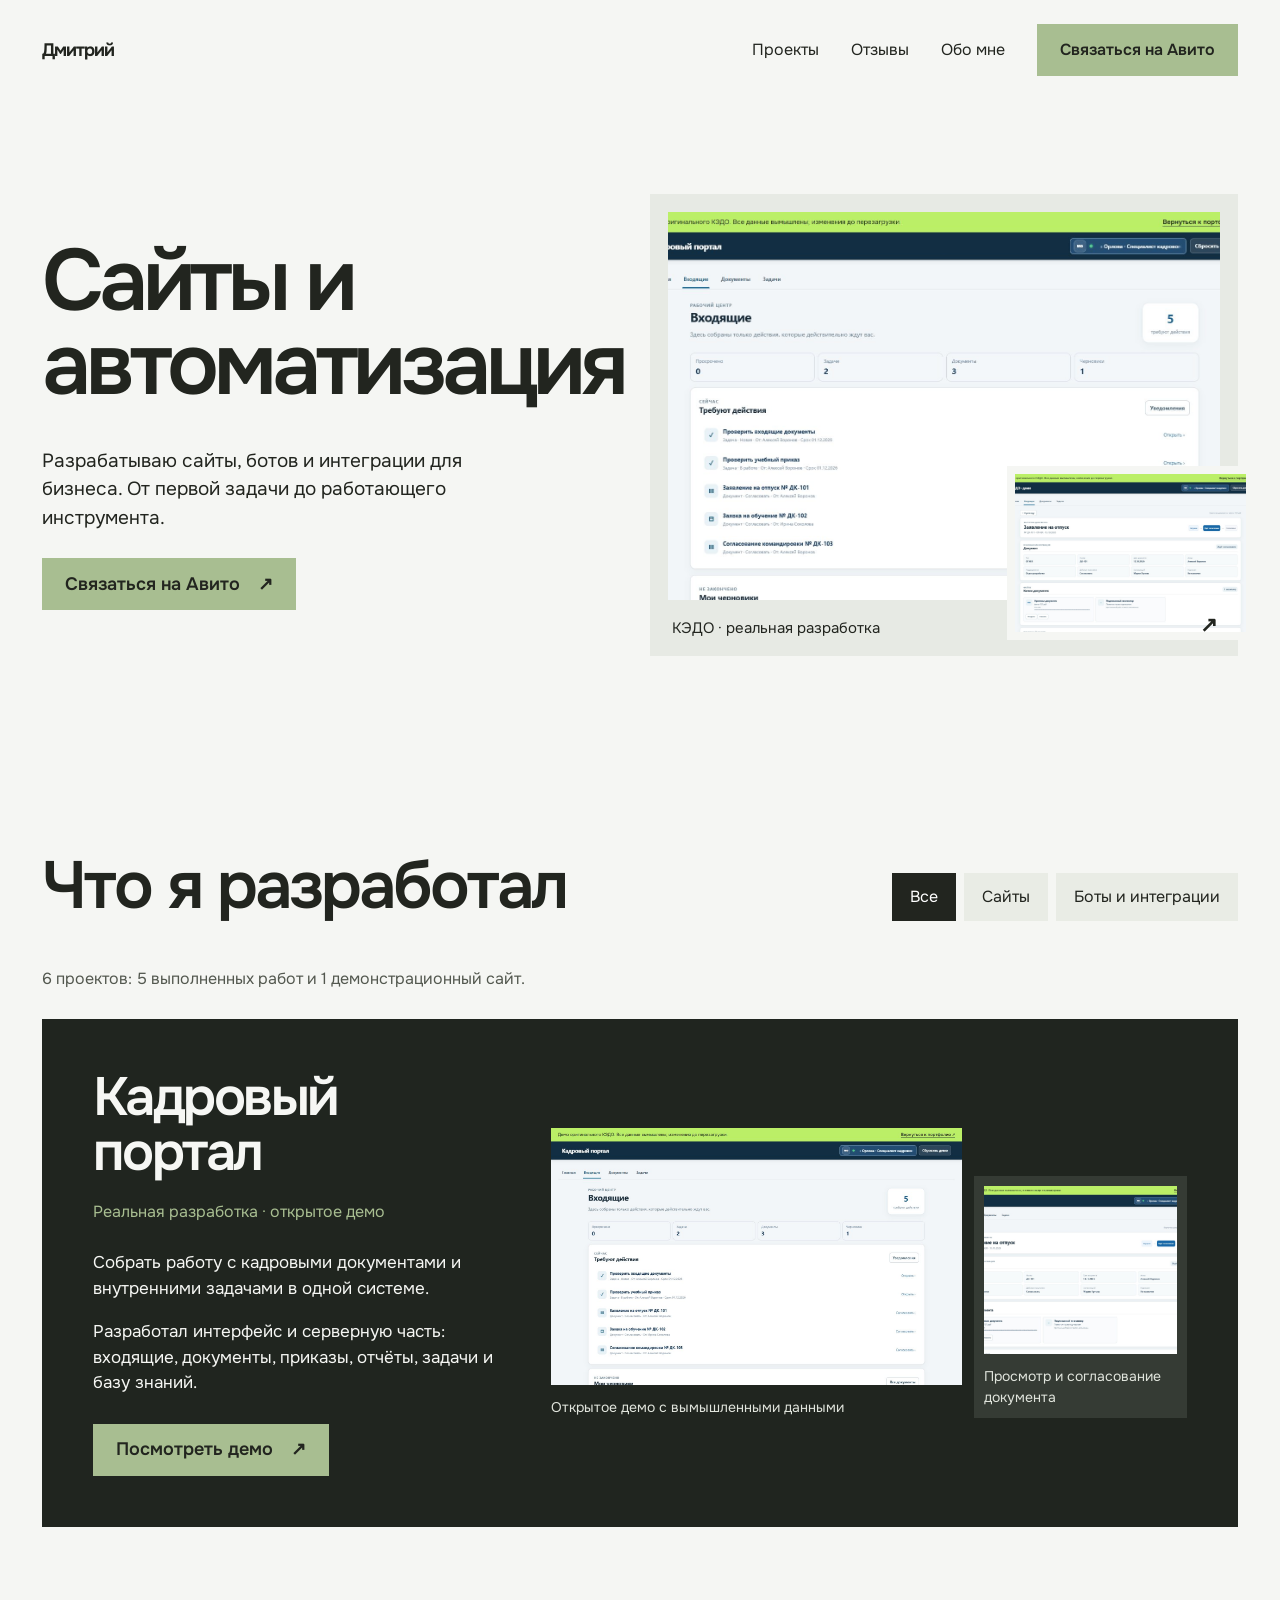
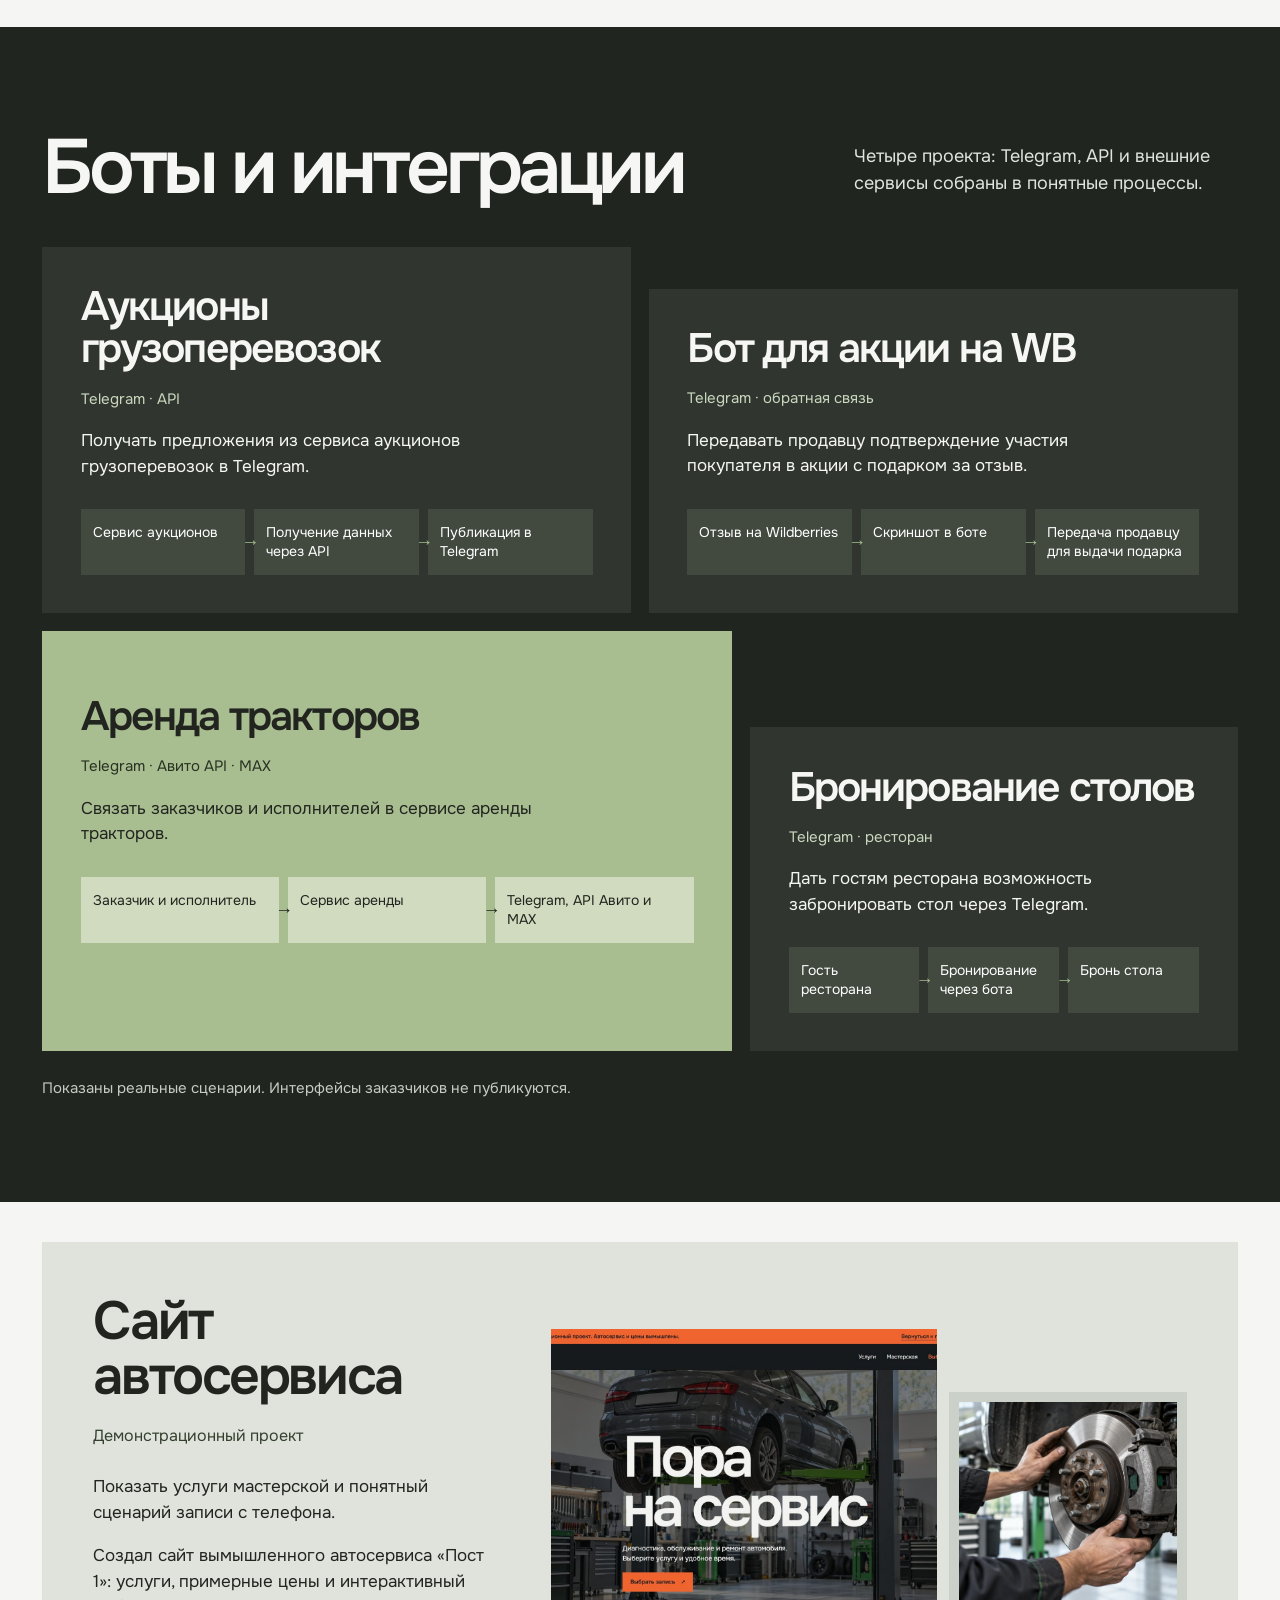
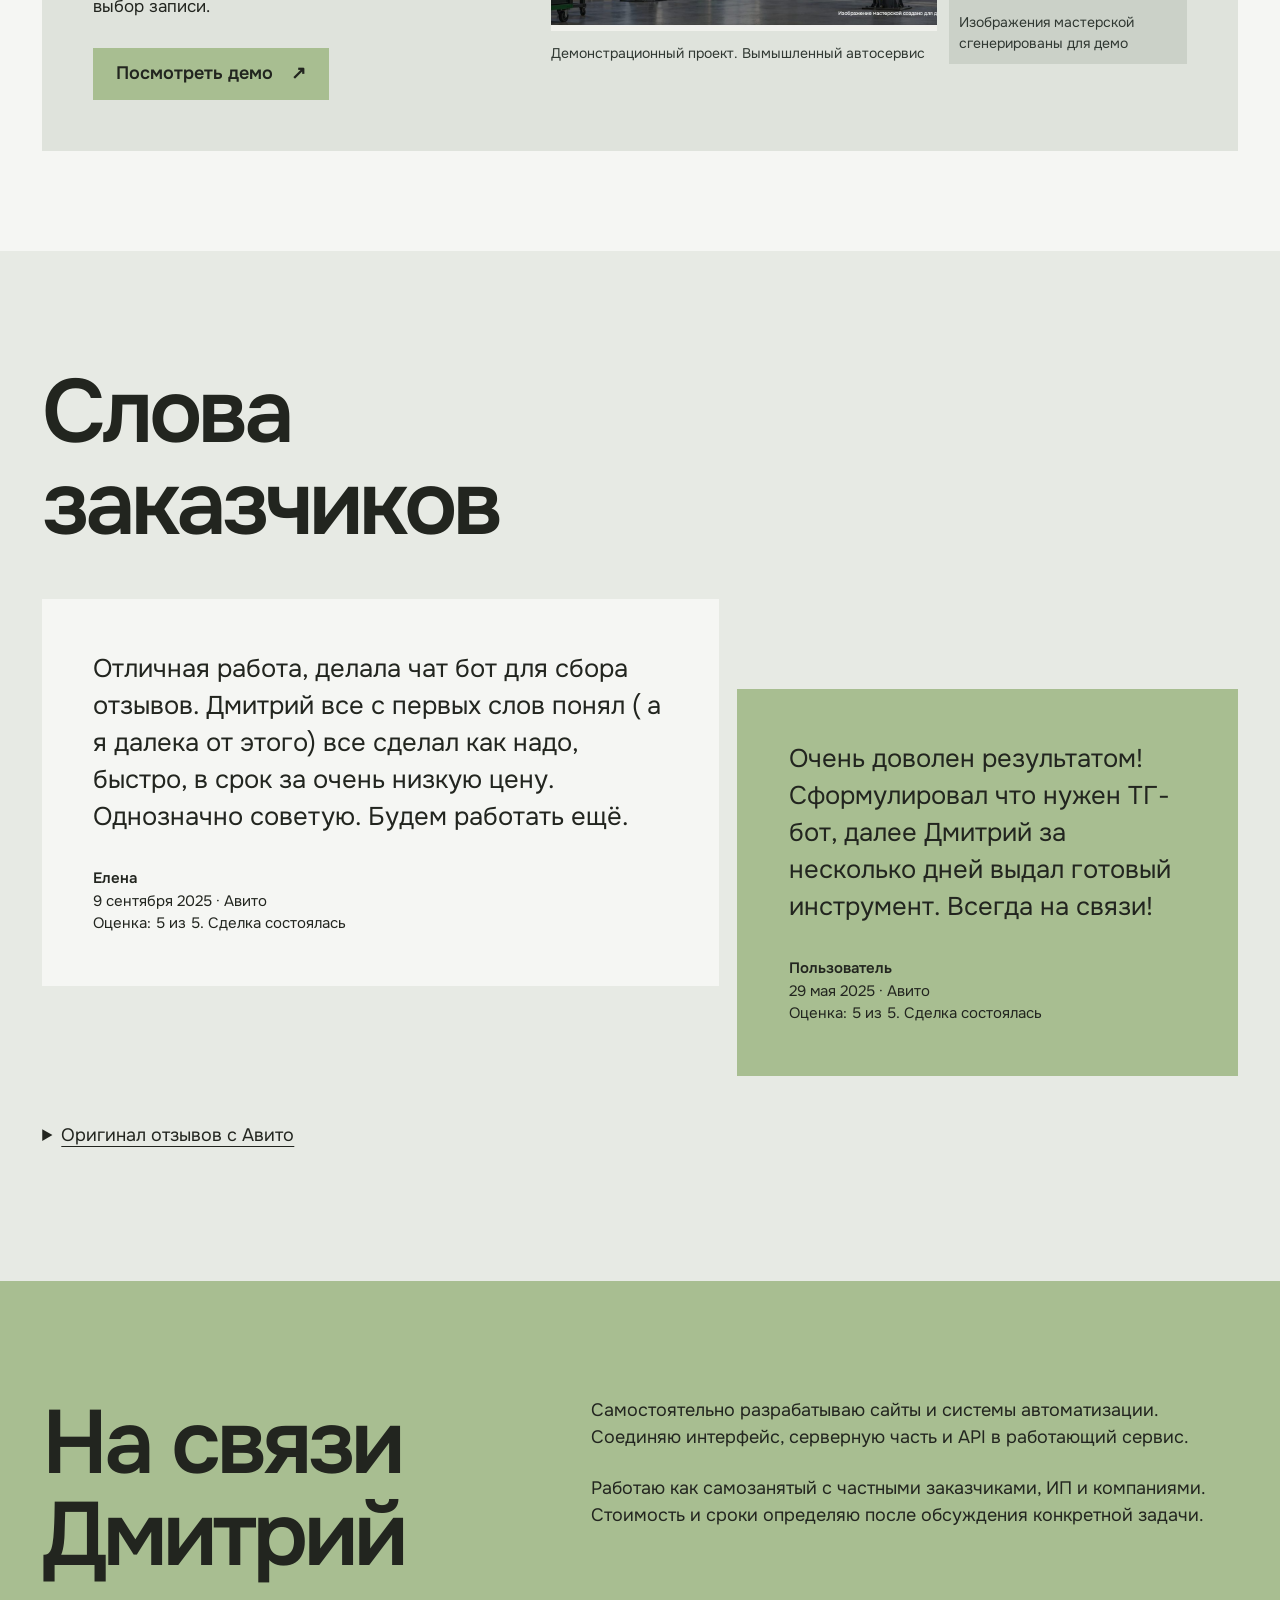
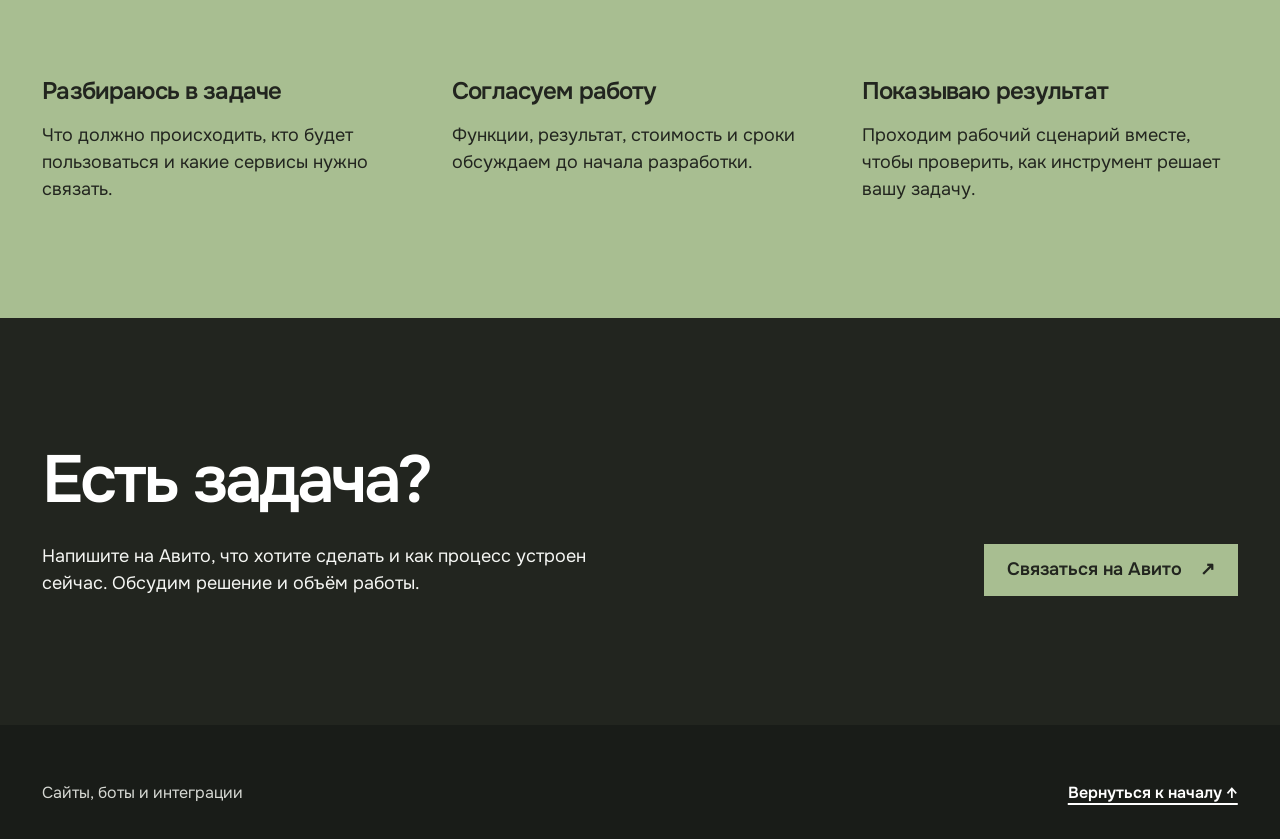
<file: index.html>
<!doctype html>
<html lang="ru">
<head>
  <meta charset="utf-8"><meta name="viewport" content="width=device-width,initial-scale=1">
  <title>Дмитрий | Сайты и автоматизация</title>
  <meta name="description" content="Разрабатываю сайты, ботов и интеграции для бизнеса. Кадровый портал, Telegram, API Авито и MAX. Реальные проекты, отзывы и открытые демонстрации.">
  <link rel="canonical" href="https://3123412.github.io/">
  <meta property="og:title" content="Дмитрий. Сайты и автоматизация"><meta property="og:description" content="Реальные проекты, отзывы и две открытые демонстрации. Обсудить задачу можно на Авито."><meta property="og:type" content="website"><meta property="og:locale" content="ru_RU"><meta property="og:url" content="https://3123412.github.io/"><meta property="og:image" content="https://3123412.github.io/assets/images/share-card.jpg"><meta name="twitter:card" content="summary_large_image"><meta name="theme-color" content="#a8be91">
  <link rel="icon" href="favicon.ico?v=20261014b" sizes="any"><link rel="icon" href="assets/favicon.svg?v=20261014b" type="image/svg+xml"><link rel="stylesheet" href="assets/base.css"><link rel="stylesheet" href="assets/portfolio.css?v=20261014b"><link rel="stylesheet" href="assets/portfolio-editorial.css?v=polish-20261014">
  <script type="module" src="assets/portfolio.js?v=blocks-20261014"></script>
</head>
<body>
<a class="skip-link" href="#main">Перейти к содержанию</a>
<header class="wrap site-nav">
  <a class="wordmark" href="#main" aria-label="Дмитрий, начало страницы">Дмитрий</a>
  <nav class="nav-links" aria-label="Основная навигация"><a href="#projects">Проекты</a><a href="#reviews">Отзывы</a><a href="#about">Обо мне</a><a class="button nav-contact" data-avito href="https://www.avito.ru/user/3c72e74a3c3663de218c1fd36f1df79f/profile" target="_blank" rel="noopener noreferrer">Связаться на Авито</a></nav>
</header>
<main id="main">
  <section class="hero wrap" aria-labelledby="hero-title">
    <div class="hero-copy"><h1 id="hero-title" class="motion">Сайты и<br>автоматизация</h1><div class="hero-bottom"><p class="hero-intro motion">Разрабатываю сайты, ботов и интеграции для бизнеса. От первой задачи до работающего инструмента.</p><a class="button motion" data-avito href="https://www.avito.ru/user/3c72e74a3c3663de218c1fd36f1df79f/profile" target="_blank" rel="noopener noreferrer">Связаться на Авито <span aria-hidden="true">↗</span></a></div></div>
    <a class="hero-proof motion" href="demos/kedo/" aria-label="Открыть демо кадрового портала"><img class="hero-screen" src="assets/images/kedo-preview.jpg" width="1440" height="900" alt=""><img class="hero-detail" src="assets/images/kedo-document.jpg" width="1440" height="900" alt=""><span>КЭДО · реальная разработка</span><b aria-hidden="true">↗</b></a>
  </section>
  <section class="projects wrap" id="projects" aria-labelledby="projects-title">
    <div class="section-head"><h2 class="motion" id="projects-title">Что я разработал</h2><div class="filters" role="group" aria-label="Фильтр проектов"><button class="filter" data-filter="all" aria-pressed="true">Все</button><button class="filter" data-filter="sites" aria-pressed="false">Сайты</button><button class="filter" data-filter="bots" aria-pressed="false">Боты и интеграции</button></div></div>
    <p class="filter-count" id="filter-count" role="status">6 проектов: 5 выполненных работ и 1 демонстрационный сайт.</p>
    <div id="project-list"></div>
    <noscript><p>Здесь представлены кадровый портал, боты для грузоперевозок, акции на Wildberries, аренды тракторов и бронирования столов, а также демосайт автосервиса.</p><p><a href="demos/kedo/">Посмотреть демо КЭДО</a> · <a href="demos/autoservice/">Посмотреть демосайт автосервиса</a></p></noscript>
  </section>
  <section class="reviews" id="reviews" aria-labelledby="reviews-title"><div class="wrap"><h2 class="motion" id="reviews-title">Слова заказчиков</h2><div class="review-list" id="review-list"></div><details class="review-source"><summary>Оригинал отзывов с Авито</summary><img src="assets/images/avito-reviews.png" alt="Два отзыва с оценкой пять звёзд: Елена, 9 сентября 2025, и Пользователь, 29 мая 2025" loading="lazy" width="660" height="328"></details></div></section>
  <section class="about" id="about" aria-labelledby="about-title"><div class="wrap"><div class="about-layout"><h2 class="motion" id="about-title">На связи<br>Дмитрий</h2><div class="about-copy"><p class="motion">Самостоятельно разрабатываю сайты и системы автоматизации. Соединяю интерфейс, серверную часть и API в работающий сервис.</p><p class="motion">Работаю как самозанятый с частными заказчиками, ИП и компаниями. Стоимость и сроки определяю после обсуждения конкретной задачи.</p></div></div><div class="process"><div><h3 class="motion">Разбираюсь в задаче</h3><p class="motion">Что должно происходить, кто будет пользоваться и какие сервисы нужно связать.</p></div><div><h3 class="motion">Согласуем работу</h3><p class="motion">Функции, результат, стоимость и сроки обсуждаем до начала разработки.</p></div><div><h3 class="motion">Показываю результат</h3><p class="motion">Проходим рабочий сценарий вместе, чтобы проверить, как инструмент решает вашу задачу.</p></div></div></div></section>
  <section class="contact wrap" id="contact" aria-labelledby="contact-title"><h2 class="motion" id="contact-title">Есть задача?</h2><div class="contact-row"><p class="motion">Напишите на Авито, что хотите сделать и как процесс устроен сейчас. Обсудим решение и объём работы.</p><a class="button motion" data-avito href="https://www.avito.ru/user/3c72e74a3c3663de218c1fd36f1df79f/profile" target="_blank" rel="noopener noreferrer">Связаться на Авито <span aria-hidden="true">↗</span></a></div></section>
</main>
<footer class="footer wrap"><p>Сайты, боты и интеграции</p><a class="text-link" href="#main">Вернуться к началу ↑</a></footer>
</body></html>
</file>
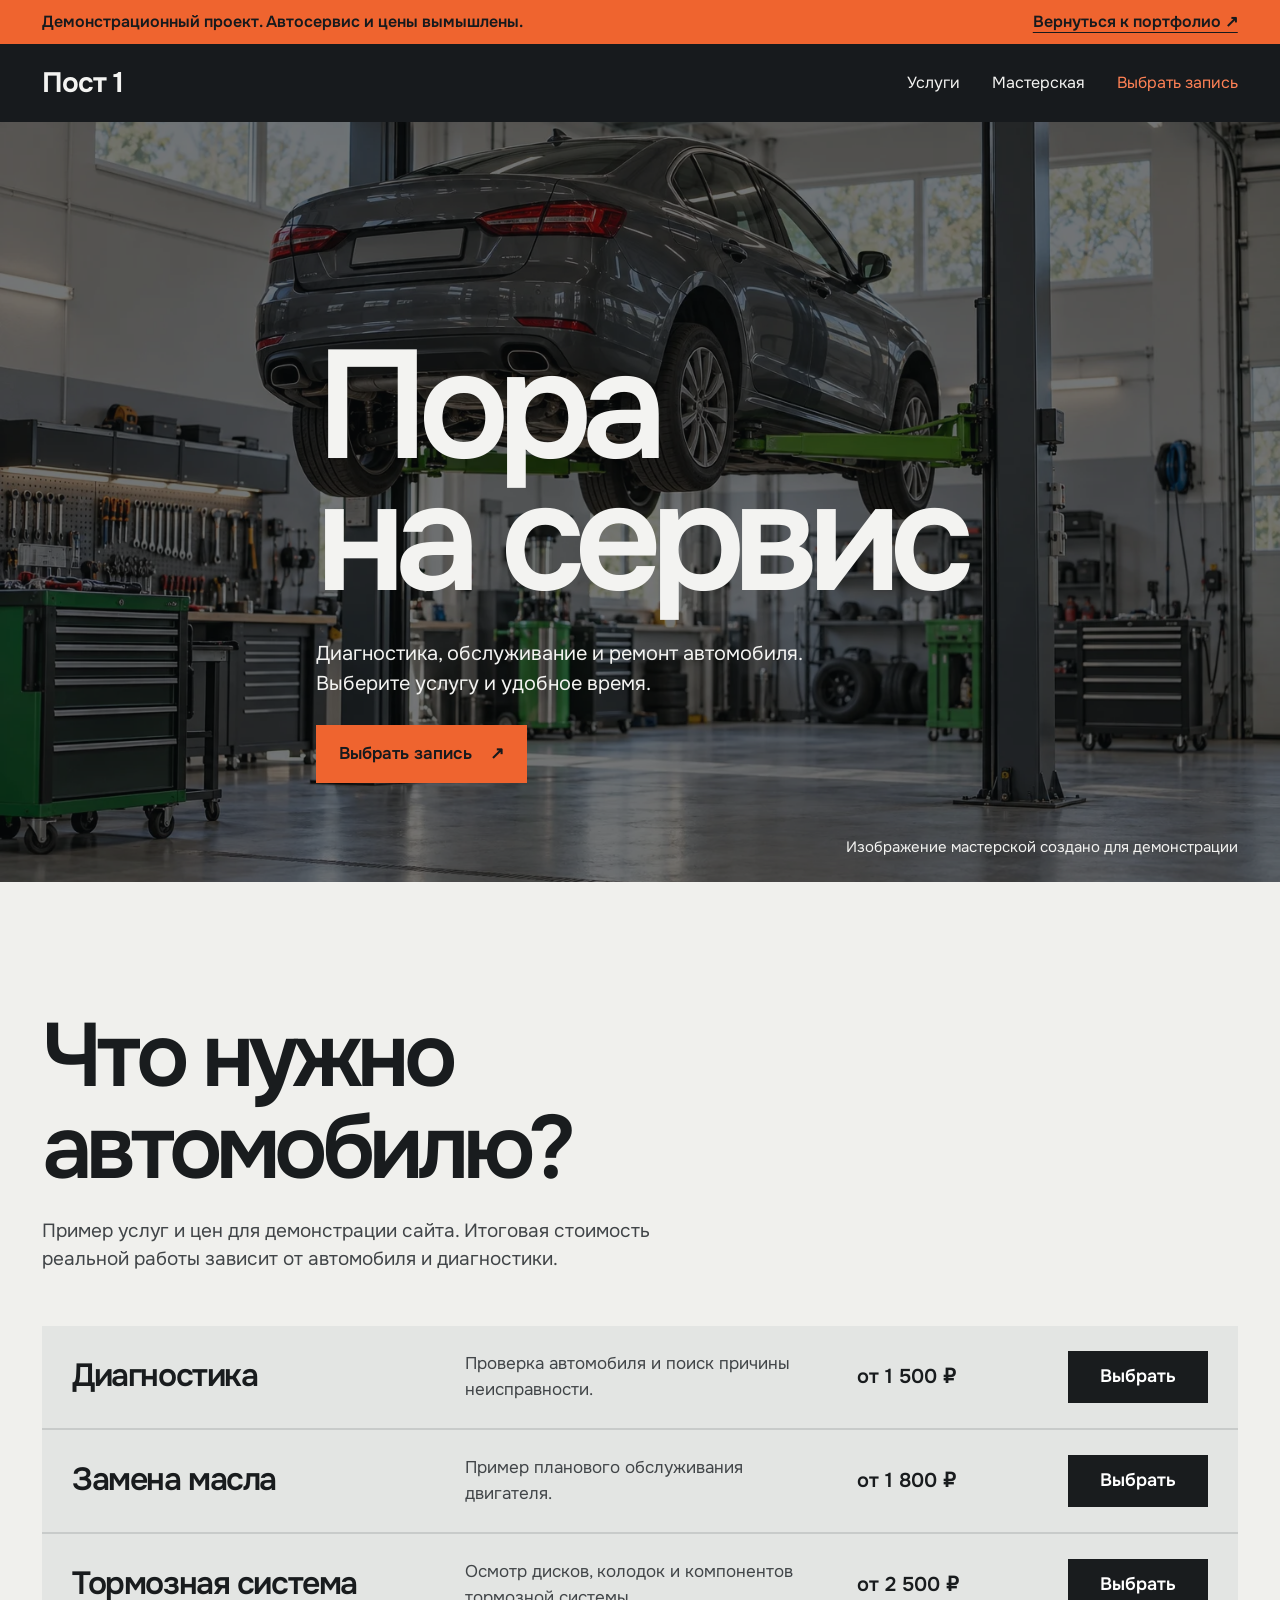
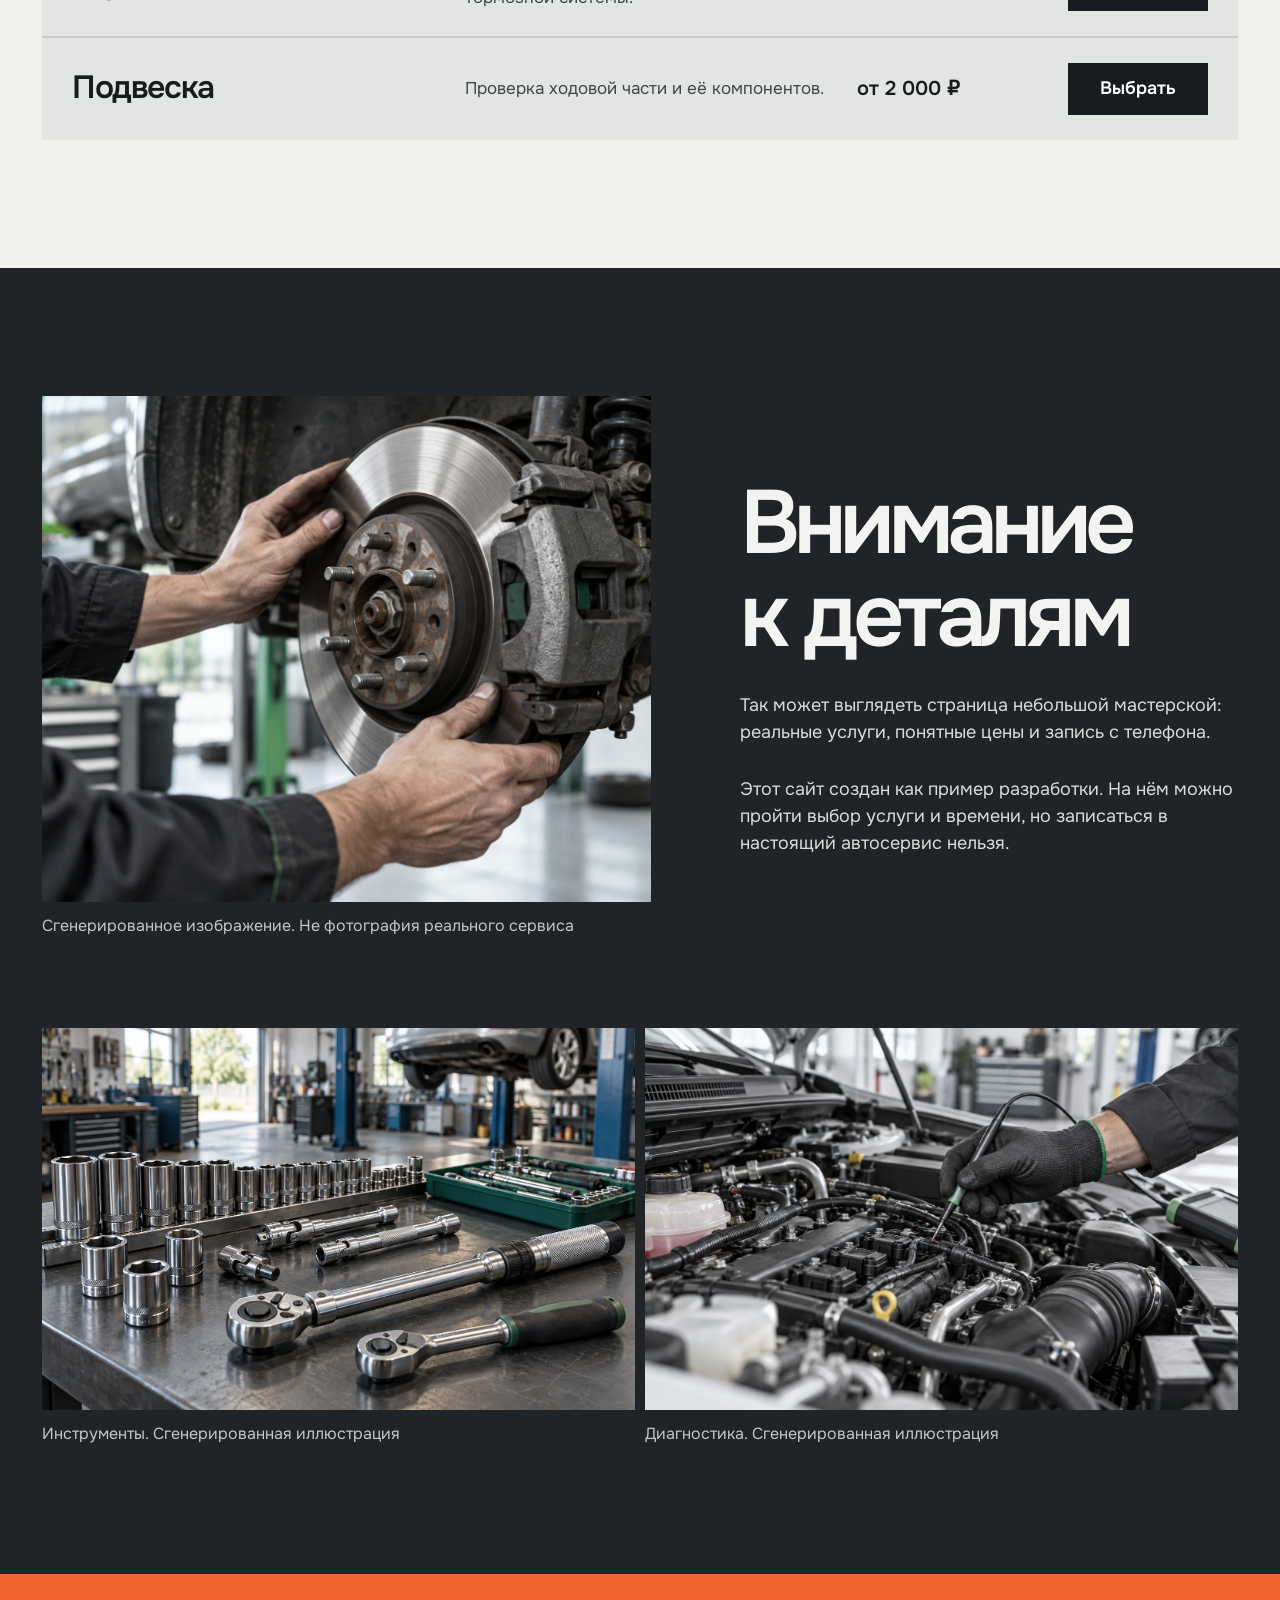
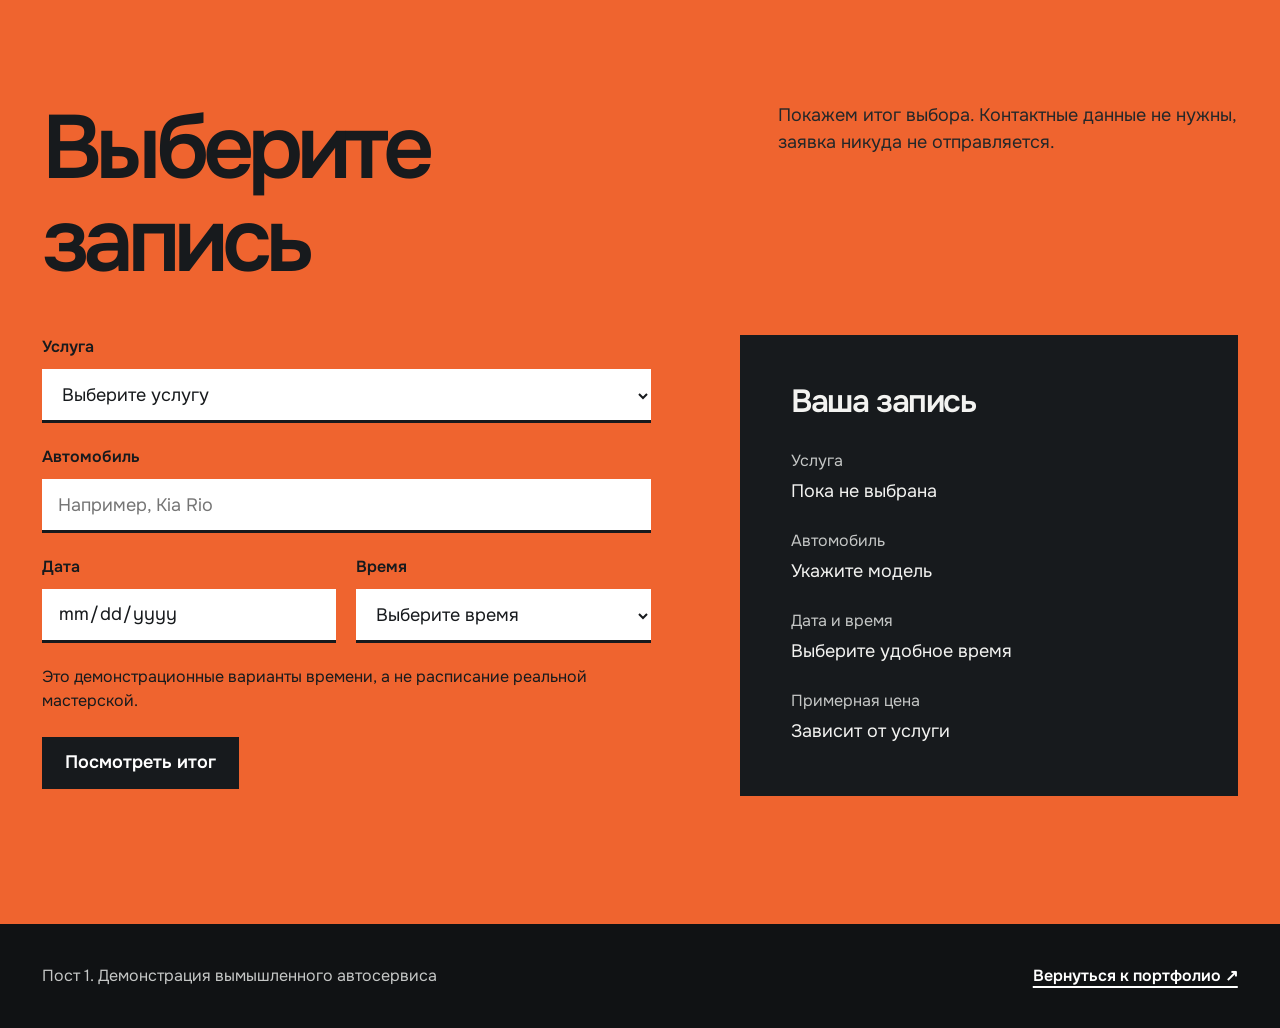
<file: demos/autoservice/index.html>
<!doctype html><html lang="ru"><head><meta charset="utf-8"><meta name="viewport" content="width=device-width,initial-scale=1"><title>Пост 1 | Демонстрационный сайт автосервиса</title><meta name="description" content="Демонстрационный сайт вымышленного автосервиса: услуги, примерные цены и интерактивный выбор записи."><meta name="robots" content="noindex"><link rel="icon" href="../../favicon.ico?v=20261014b" sizes="any"><link rel="icon" href="../../assets/favicon.svg?v=20261014b" type="image/svg+xml"><link rel="stylesheet" href="../../assets/base.css"><link rel="stylesheet" href="autoservice.css?v=ae63b71"><script type="module" src="autoservice.js"></script></head><body>
<a class="skip-link" href="#main">Перейти к содержанию</a>
<div class="demo-strip"><p>Демонстрационный проект. Автосервис и цены вымышлены.</p><a href="../../">Вернуться к портфолио ↗</a></div>
<header class="site-nav wrap"><a class="wordmark" href="#main">Пост 1</a><nav class="nav-links" aria-label="Навигация автосервиса"><a href="#services">Услуги</a><a href="#workshop">Мастерская</a><a href="#booking">Выбрать запись</a></nav></header>
<main id="main"><section class="auto-hero" aria-labelledby="auto-title"><figure><img src="../../assets/images/workshop.webp" alt="Сгенерированная иллюстрация автомастерской с автомобилем на подъёмнике" width="1536" height="1024" fetchpriority="high"><figcaption>Изображение мастерской создано для демонстрации</figcaption></figure><div class="auto-hero-copy wrap"><h1 id="auto-title">Пора<br>на сервис</h1><p>Диагностика, обслуживание и ремонт автомобиля. Выберите услугу и удобное время.</p><a class="button" href="#booking">Выбрать запись <span aria-hidden="true">↗</span></a></div></section>
<section class="services wrap" id="services" aria-labelledby="services-title"><h2 id="services-title">Что нужно автомобилю?</h2><p class="section-intro">Пример услуг и цен для демонстрации сайта. Итоговая стоимость реальной работы зависит от автомобиля и диагностики.</p><div class="service-list" id="service-list"></div><noscript><p>Диагностика от 1 500 ₽, замена масла от 1 800 ₽, тормозная система от 2 500 ₽, подвеска от 2 000 ₽. Цены вымышлены для демо.</p></noscript></section>
<section class="workshop wrap" id="workshop" aria-labelledby="workshop-title"><figure><img src="../../assets/images/workshop-detail.webp" width="1536" height="1024" alt="Сгенерированная иллюстрация осмотра тормозного диска автомобиля" loading="lazy"><figcaption>Сгенерированное изображение. Не фотография реального сервиса</figcaption></figure><div><h2 id="workshop-title">Внимание<br>к деталям</h2><p>Так может выглядеть страница небольшой мастерской: реальные услуги, понятные цены и запись с телефона.</p><p>Этот сайт создан как пример разработки. На нём можно пройти выбор услуги и времени, но записаться в настоящий автосервис нельзя.</p></div><div class="workshop-scenes"><figure><img src="../../assets/images/workshop-tools.webp" alt="Сгенерированная иллюстрация инструментов автомастерской" width="1536" height="1024" loading="lazy"><figcaption>Инструменты. Сгенерированная иллюстрация</figcaption></figure><figure><img src="../../assets/images/workshop-engine.webp" alt="Сгенерированная иллюстрация диагностики двигателя" width="1536" height="1024" loading="lazy"><figcaption>Диагностика. Сгенерированная иллюстрация</figcaption></figure></div></section>
<section class="booking wrap" id="booking" aria-labelledby="booking-title"><div class="booking-heading"><h2 id="booking-title">Выберите запись</h2><p>Покажем итог выбора. Контактные данные не нужны, заявка никуда не отправляется.</p></div><div class="booking-layout"><form id="booking-form"><div class="form-field"><label for="service">Услуга</label><select id="service" name="service" required><option value="">Выберите услугу</option></select></div><div class="form-field"><label for="car">Автомобиль</label><input id="car" name="car" required maxlength="80" placeholder="Например, Kia Rio" autocomplete="off"></div><div class="form-pair"><div class="form-field"><label for="date">Дата</label><input id="date" name="date" type="date" required></div><div class="form-field"><label for="time">Время</label><select id="time" name="time" required><option value="">Выберите время</option><option>09:00</option><option>11:00</option><option>13:00</option><option>15:00</option><option>17:00</option></select></div></div><p class="form-note">Это демонстрационные варианты времени, а не расписание реальной мастерской.</p><button class="button" type="submit">Посмотреть итог</button></form><aside class="booking-summary" aria-labelledby="summary-title"><h3 id="summary-title">Ваша запись</h3><dl id="booking-summary"><div><dt>Услуга</dt><dd id="summary-service">Пока не выбрана</dd></div><div><dt>Автомобиль</dt><dd id="summary-car">Укажите модель</dd></div><div><dt>Дата и время</dt><dd id="summary-date">Выберите удобное время</dd></div><div><dt>Примерная цена</dt><dd id="summary-price">Зависит от услуги</dd></div></dl><p class="booking-result" id="booking-result" role="status" hidden>Демонстрация завершена. Запись не отправлена.</p></aside></div><noscript><p>Для работы демонстрационной формы включите JavaScript.</p></noscript></section></main>
<footer class="footer wrap"><p>Пост 1. Демонстрация вымышленного автосервиса</p><a class="text-link" href="../../">Вернуться к портфолио ↗</a></footer></body></html>
</file>
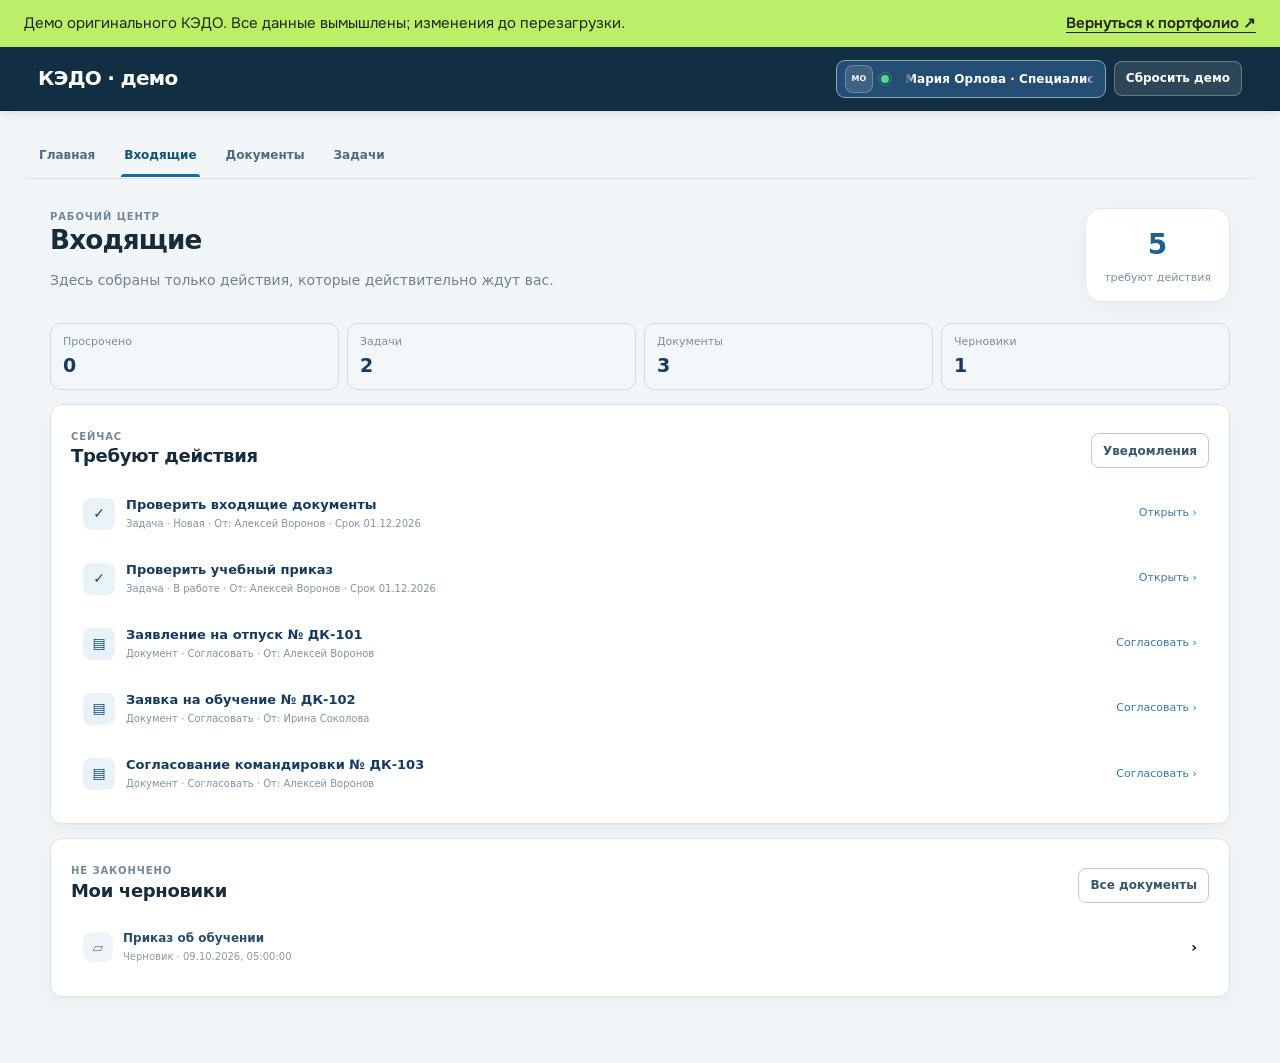
<file: demos/kedo/index.html>
<!doctype html><html lang="ru" class="kedo-booting"><head><meta charset="utf-8"><meta name="viewport" content="width=device-width,initial-scale=1"><meta name="description" content="Внутренний портал КЭДО: документы, приказы, задачи и база знаний."><meta name="theme-color" content="#0f2536"><meta name="color-scheme" content="light"><meta property="og:type" content="website"><meta property="og:title" content="Внутренний КЭДО"><meta property="og:description" content="Документы, приказы, задачи и база знаний учреждения."><link rel="icon" href="../../assets/favicon.svg?v=20261014b"><title>КЭДО | Демонстрация оригинального проекта Дмитрия</title><style>
*{box-sizing:border-box}html{background:#e6edf5}body{margin:0;font-family:"Manrope",Segoe UI,sans-serif;background:#f3f6fa;color:#172033}button,input,select,textarea{font:inherit}button{line-height:1.2}.hidden{display:none!important}
.login-page{min-height:100vh;display:grid;place-items:center;padding:24px;background:#dbe5f0}.login-brand{display:flex;flex-direction:column;align-items:center;text-align:center;gap:14px;margin-bottom:24px}.login-brand img{width:92px;height:92px;object-fit:cover;border-radius:10px;box-shadow:0 8px 24px rgba(20,45,70,.12)}.login-brand h1{margin:0;color:#15202b;font-size:25px}.login-brand p{margin:6px 0 0;color:#667085;font-size:13px;line-height:1.4}.login-request-sep{display:flex;align-items:center;gap:10px;margin:18px 0 10px;color:#8a97a6;font-size:12px}.login-request-sep:before,.login-request-sep:after{content:"";height:1px;background:#dbe5f0;flex:1}.login-request-button{width:100%;min-height:40px}.account-request-modal{position:fixed;inset:0;z-index:99999;display:flex;align-items:center;justify-content:center;padding:18px;background:rgba(15,31,49,.52)}.account-request-card{width:min(560px,96vw);max-height:90vh;overflow:auto;background:#fff;border:1px solid #dce5ee;border-radius:10px;box-shadow:0 22px 70px rgba(15,45,75,.25);padding:24px}.account-request-card h2{margin:0 0 6px;color:#15202b}.account-request-card .sub{color:#667085;margin:0 0 18px;font-size:13px;line-height:1.45}.account-request-card label{display:block;font-weight:600;color:#344054;margin:0 0 12px}.account-request-card input,.account-request-card select,.account-request-card textarea{width:100%;margin-top:6px;padding:10px 12px;border:1px solid #ccd6e2;border-radius:9px;background:#fff;box-sizing:border-box}.account-request-card textarea{min-height:90px;resize:vertical}.account-request-actions{display:flex;justify-content:flex-end;gap:8px;margin-top:18px}.account-request-success{padding:13px 14px;border:1px solid #b9dec9;background:#f1faf4;border-radius:10px;color:#18794e;line-height:1.5}.login-card{width:min(430px,94vw);background:#fff;padding:32px;border:1px solid #e1e8f0;border-radius:10px;box-shadow:0 8px 24px rgba(20,40,60,.08)}.login-card input{width:100%;padding:12px 13px;margin:7px 0 15px;border:1px solid #ccd6e2;border-radius:9px;outline:none}.login-card input:focus,input:focus,select:focus,textarea:focus{border-color:#1a5f96;box-shadow:0 0 0 3px rgba(23,105,170,.1)}
.primary,.secondary,.danger,.danger-outline{border-radius:9px;padding:10px 14px;cursor:pointer;min-height:40px;transition:.15s ease;white-space:nowrap}.primary{background:#1a5f96;color:#fff;border:1px solid #1a5f96}.primary:hover{background:#154e7c}.secondary{background:#fff;color:#24364b;border:1px solid #d5dee8}.secondary:hover{background:#f5f8fb}.danger{background:#b42318;color:#fff;border:1px solid #b42318}.danger-outline{background:#fff;color:#b42318;border:1px solid #d66a63}.danger-outline:hover{background:#fff5f4}
.app-shell{min-height:100vh}.top{min-height:64px;background:#0d2137;color:#fff;display:flex;align-items:center;justify-content:space-between;gap:18px;padding:0 28px;position:sticky;top:0;z-index:20;box-shadow:0 2px 12px rgba(15,45,75,.15)}.top>div{display:flex;align-items:center;gap:12px}.top .secondary{min-height:36px;padding:8px 13px}
.body{width:min(1280px,calc(100% - 40px));margin:auto;padding:24px 0 40px}.nav{display:flex;gap:7px;flex-wrap:wrap;margin-bottom:18px;padding:5px;background:#e9eff5;border:1px solid #dce5ee;border-radius:12px}.nav button{background:transparent;border:0;border-radius:8px;padding:10px 14px;cursor:pointer;color:#425466}.nav button:hover{background:#fff}.nav button.active{background:#1a5f96;color:#fff;box-shadow:0 2px 5px rgba(23,105,170,.18)}
#pageCaption{display:none}.page-title{margin:4px 0 8px;font-size:28px;color:#15202b}.row{display:grid;grid-template-columns:repeat(2,minmax(0,1fr));gap:14px;margin-bottom:14px}.row>div{min-width:0}.card{background:#fff;border:1px solid #e1e8f0;border-radius:9px;padding:20px;margin-bottom:18px;box-shadow:0 1px 3px rgba(20,40,60,.04)}.card h2{margin:0 0 14px;color:#20364f}.card input,.card select,.card textarea{width:100%;padding:10px 12px;border:1px solid #ccd6e2;border-radius:9px;background:#fff}.card textarea{min-height:130px;resize:vertical}.stats,.admin-stats{display:grid;grid-template-columns:repeat(4,minmax(0,1fr));gap:14px}.stat,.admin-stat{background:#fff;border:1px solid #e1e8f0;border-radius:9px;padding:18px;box-shadow:0 1px 3px rgba(20,40,60,.04)}.stat b,.admin-stat b{display:block;font-size:28px;color:#15202b;margin-top:5px}.muted{color:#667085}.err{color:#b42318}.ok{color:#18794e}.footer{padding:24px;text-align:center;color:#667085;font-size:12px}.doc-actions{display:flex;flex-wrap:wrap;gap:8px;align-items:center;justify-content:flex-start}.document{display:grid;grid-template-columns:minmax(0,1fr) minmax(260px,auto);gap:18px;padding:17px 0;border-top:1px solid #e8edf3;align-items:start}.document:first-child{border-top:0}.document>.doc-actions{justify-content:flex-end;align-content:start}.search{display:grid;grid-template-columns:minmax(0,1fr) auto;gap:8px}.grid{display:grid;grid-template-columns:repeat(2,minmax(0,1fr));gap:18px}.empty{padding:22px 0;color:#667085}.table-wrap{width:100%;overflow:auto;border:1px solid #e2e8f0;border-radius:10px}.table-wrap table{width:100%;border-collapse:collapse;min-width:760px}.table-wrap th,.table-wrap td{padding:10px 12px;border-bottom:1px solid #edf1f5;text-align:left}.table-wrap th{background:#f7f9fc;color:#475467;font-size:13px}.admin-actions{display:flex;gap:6px;flex-wrap:wrap;align-items:center}.admin-actions button{margin:0}.notice{padding:11px 13px;background:#f5f8fb;border:1px solid #dce5ee;border-radius:9px;color:#526477;margin-bottom:14px}
@media(max-width:900px){.stats,.admin-stats{grid-template-columns:repeat(2,minmax(0,1fr))}.grid{grid-template-columns:1fr}.document{grid-template-columns:1fr}.document>.doc-actions{justify-content:flex-start}}@media(max-width:650px){.body{width:min(100% - 24px,1280px);padding-top:14px}.top{padding:0 14px;min-height:60px}.top span{max-width:55vw;overflow:hidden;text-overflow:ellipsis;white-space:nowrap}.row,.stats,.admin-stats,.search{grid-template-columns:1fr}.nav{overflow:auto;flex-wrap:nowrap}.nav button{flex:0 0 auto}.doc-actions>*{flex:0 0 auto}}

.top-right{position:relative}.notification-button{position:relative;border:1px solid rgba(255,255,255,.28);background:rgba(255,255,255,.08);color:#fff;border-radius:9px;min-width:40px;height:36px;cursor:pointer;font-size:17px}.notification-button:hover{background:rgba(255,255,255,.16)}.notification-badge{position:absolute;right:-5px;top:-7px;min-width:18px;height:18px;padding:0 5px;border-radius:10px;background:#d92d20;color:#fff;font-size:11px;line-height:18px;font-weight:700}.notification-panel{position:fixed;top:62px;right:24px;width:min(430px,calc(100vw - 30px));max-height:70vh;overflow:auto;background:#fff;border:1px solid #dce5ee;border-radius:12px;box-shadow:0 18px 50px rgba(15,45,75,.2);z-index:1000;color:#172033}.notification-panel .np-head{display:flex;justify-content:space-between;align-items:center;padding:14px 16px;border-bottom:1px solid #e8edf3;position:sticky;top:0;background:#fff}.notification-item{padding:13px 16px;border-bottom:1px solid #edf1f5;cursor:pointer}.notification-item:hover{background:#f7f9fc}.notification-item.unread{background:#f1f7fc}.notification-item .np-title{font-weight:700;color:#15202b}.notification-item .np-body{margin-top:4px;color:#526477;font-size:13px;line-height:1.4}.notification-item .np-meta{margin-top:7px;color:#8a97a6;font-size:11px}.ack-box{margin:12px 0;padding:13px 14px;border-radius:10px;border:1px solid #dbe5ee;background:#f7fafc}.ack-box.required{border-color:#b7d5ec;background:#f2f8fc}.ack-box.done{border-color:#b9dec9;background:#f1faf4}.order-recipient-box{display:grid;grid-template-columns:1fr 1fr;gap:14px}.order-recipient-box select{min-height:130px}.hint{font-size:12px;color:#667085;margin-top:5px}@media(max-width:650px){.notification-panel{right:12px}.order-recipient-box{grid-template-columns:1fr}}

.global-search-button{min-height:36px!important;padding:8px 12px!important;background:rgba(255,255,255,.08)!important;color:#fff!important;border-color:rgba(255,255,255,.24)!important}.global-search-button:hover{background:rgba(255,255,255,.15)!important}
.search-overlay{position:fixed;inset:0;background:rgba(18,36,54,.48);backdrop-filter:blur(4px);z-index:2000;display:grid;place-items:start center;padding:90px 16px 20px;animation:kedoFade .18s ease}.search-box{width:min(760px,96vw);background:#fff;border:1px solid #dce5ee;border-radius:10px;box-shadow:0 24px 80px rgba(15,45,75,.28);overflow:hidden;animation:kedoModalIn .22s ease}.search-top{padding:16px;border-bottom:1px solid #e8edf3;display:flex;gap:10px}.search-top input{flex:1;border:0;outline:0;font-size:18px;padding:8px}.search-results{max-height:62vh;overflow:auto}.search-result{display:flex;gap:12px;padding:13px 16px;border-bottom:1px solid #edf1f5;cursor:pointer}.search-result:hover{background:#f7fafd}.search-result-icon{width:34px;height:34px;border-radius:10px;background:#edf5fb;color:#1a5f96;display:grid;place-items:center;font-weight:800;flex:0 0 auto}.search-result-copy{min-width:0}.search-result-copy strong{display:block;color:#20364f}.search-result-copy small{color:#718096}.inbox-grid{display:grid;grid-template-columns:repeat(3,minmax(0,1fr));gap:14px}.inbox-card{background:#fff;border:1px solid #dfe7ef;border-radius:9px;padding:16px;cursor:pointer;transition:.18s ease}.inbox-card:hover{transform:translateY(-2px);box-shadow:0 10px 28px rgba(24,55,84,.08)}.inbox-number{font-size:28px;font-weight:800;color:#15202b}.help-grid{display:grid;grid-template-columns:repeat(2,minmax(0,1fr));gap:14px}.help-item{border:1px solid #dfe7ef;border-radius:9px;background:#fff;overflow:hidden}.help-item summary{padding:16px;cursor:pointer;font-weight:700;color:#20364f;list-style:none}.help-item summary::-webkit-details-marker{display:none}.help-item summary:before{content:'+';float:right;color:#1a5f96;font-size:20px}.help-item[open] summary:before{content:'−'}.help-body{padding:0 16px 17px;border-top:1px solid #edf1f5;color:#526477;line-height:1.6}.help-shot{margin-top:12px;border:1px solid #dbe5ee;border-radius:10px;background:#f6f9fc;padding:10px}.help-shot .mock-top{height:14px;background:#0d2137;border-radius:6px;margin-bottom:9px}.help-shot .mock-line{height:9px;background:#dce7f1;border-radius:4px;margin:7px 0}.help-shot .mock-btn{display:inline-block;width:92px;height:24px;border-radius:6px;background:#1a5f96;margin-top:4px}.help-shot .mock-btn.light{background:#dce7f1;margin-left:6px}
@keyframes kedoFade{from{opacity:0}to{opacity:1}}
@media(max-width:850px){.inbox-grid,.help-grid{grid-template-columns:1fr}.global-search-button span{display:none}}

/* 5.21.2 — compact help + dedicated delegations page */
.help-grid{
  display:grid;
  grid-template-columns:repeat(2,minmax(0,1fr));
  gap:12px;
  align-items:start;
}
.help-item{
  align-self:start;
  height:max-content;
  border:1px solid #d9e3ec;
  border-radius:12px;
  background:#fff;
  overflow:hidden;
  box-shadow:0 2px 8px rgba(24,58,88,.03);
  transition:border-color .18s ease,box-shadow .18s ease,transform .18s ease;
}
.help-item:hover{border-color:#c7d8e7;box-shadow:0 7px 20px rgba(24,58,88,.07)}
.help-item summary{
  padding:14px 16px;
  cursor:pointer;
  font-weight:700;
  color:#203b58;
  list-style:none;
  min-height:22px;
}
.help-item summary::-webkit-details-marker{display:none}
.help-item summary:before{
  content:'+';
  float:right;
  color:#1a5f96;
  font-size:18px;
  font-weight:700;
  line-height:20px;
}
.help-item[open] summary:before{content:'−'}
.help-body{
  padding:0 16px 14px;
  border-top:1px solid #edf2f6;
  color:#526477;
  line-height:1.5;
}
.help-body p{margin:11px 0 10px;font-size:13px}
.help-step-preview{
  display:flex;
  align-items:center;
  gap:8px;
  min-height:38px;
  padding:7px 9px;
  border:1px solid #e0e9f1;
  border-radius:9px;
  background:#f7fafc;
  box-sizing:border-box;
}
.help-step-path{
  color:#73869a;
  font-size:11px;
  flex:1;
  min-width:0;
}
.help-step-action{
  display:inline-flex;
  align-items:center;
  min-height:25px;
  padding:3px 9px;
  border-radius:7px;
  background:#1a5f96;
  color:#fff;
  font-size:11px;
  font-weight:700;
  white-space:nowrap;
}
.delegation-page{padding-bottom:20px}
.page-heading-row{display:flex;align-items:flex-start;justify-content:space-between;gap:18px;margin-bottom:16px}
.delegation-summary{
  min-width:86px;padding:9px 13px;border:1px solid #dce6ef;border-radius:12px;background:#fff;
  text-align:center;box-shadow:0 3px 12px rgba(25,55,85,.04)
}
.delegation-summary b{display:block;color:#1a5f96;font-size:21px;line-height:1.1}
.delegation-summary span{font-size:11px;color:#73869a}
.delegation-create{margin-bottom:14px}
.delegation-form-grid{
  display:grid;grid-template-columns:repeat(2,minmax(0,1fr));gap:12px;margin-top:12px
}
.delegation-form-grid label{display:flex;flex-direction:column;gap:6px}
.delegation-form-grid label>span{font-size:12px;font-weight:700;color:#425a72}
.delegation-form-grid .required{color:#c33}
.delegation-full{grid-column:1/-1}
.form-actions{display:flex;justify-content:flex-end;margin-top:13px}
.form-message{min-height:18px;margin-top:8px;font-size:12px}
.form-message.success{color:#2f7d4a}
.form-message.error{color:#c23a32}
.delegation-list{display:flex;flex-direction:column;gap:9px}
.delegation-card{
  border:1px solid #dce6ef;border-radius:12px;padding:13px 14px;background:#fbfdff;
  transition:transform .16s ease,box-shadow .16s ease,border-color .16s ease
}
.delegation-card:hover{transform:translateY(-1px);border-color:#cbdbe8;box-shadow:0 7px 18px rgba(25,55,85,.06)}
.delegation-card-top{display:flex;align-items:center;gap:10px}
.delegation-avatar{
  width:34px;height:34px;border-radius:10px;background:#eaf3fa;color:#1a5f96;
  display:grid;place-items:center;font-weight:800;flex:0 0 auto
}
.delegation-card-title{min-width:0;flex:1}
.delegation-card-title .eyebrow{font-size:9px;margin-bottom:1px}
.delegation-card-title h3{margin:0;font-size:14px;color:#203b58}
.delegation-status{padding:5px 9px;border-radius:999px;font-size:10px;font-weight:700;white-space:nowrap}
.delegation-status.active{background:#e8f6ee;color:#2f7d4a}
.delegation-status.pending{background:#fff5df;color:#9a6a00}
.delegation-status.done{background:#edf1f5;color:#708095}
.delegation-period{
  display:grid;grid-template-columns:1fr auto 1fr;gap:10px;align-items:center;
  margin-top:11px;padding-top:10px;border-top:1px solid #edf2f6
}
.delegation-period>div:not(.delegation-arrow){display:flex;flex-direction:column;gap:2px}
.delegation-period span{font-size:9px;color:#7b8da0;text-transform:uppercase;letter-spacing:.04em}
.delegation-period strong{font-size:12px;color:#314c66;font-weight:600}
.delegation-arrow{color:#9aabba;font-size:14px}
.delegation-reason{
  margin-top:9px;padding:7px 9px;border-radius:8px;background:#f4f7fa;color:#65788b;font-size:11px
}
.delegation-empty{padding:25px 12px}

@media(max-width:850px){
  .help-grid,.delegation-form-grid{grid-template-columns:1fr}
  .delegation-full{grid-column:auto}
  .page-heading-row{align-items:flex-start}
}

</style><style id="kedoUx528Styles">
:root{--kedo-blue:#176fae;--kedo-navy:#173f66;--kedo-soft:#f6f9fc;--kedo-border:#dce6ef}
button{transition:transform .16s ease,box-shadow .16s ease,background-color .16s ease,border-color .16s ease}button:hover:not(:disabled){transform:translateY(-1px)}
.home-page{padding-bottom:24px}.home-welcome{display:flex;justify-content:space-between;align-items:flex-end;gap:18px;margin-bottom:16px}.home-welcome .page-title{margin:4px 0 5px}.home-search-cta{border:1px solid #cddce9;background:#fff;color:#2b4a66;border-radius:12px;padding:10px 13px;cursor:pointer;box-shadow:0 3px 10px rgba(23,63,102,.05)}.home-search-cta kbd{margin-left:10px;background:#f0f4f8;border:1px solid #d8e2eb;border-radius:6px;padding:2px 6px;font-size:10px;color:#728297}.home-empty{display:flex;flex-direction:column;gap:6px;padding:10px 0 2px}.home-empty strong{display:block;color:#203b58;font-size:14px}.home-empty span{display:block;color:#718196;line-height:1.5}.home-focus{padding:18px}.home-section-head{display:flex;justify-content:space-between;align-items:center;gap:14px;margin-bottom:12px}.home-section-head h2{margin:3px 0 0}.eyebrow{font-size:10px;letter-spacing:.08em;font-weight:800;color:#6d8296}.home-action-list{display:flex;flex-direction:column;gap:6px}.home-action-row{width:100%;display:flex;align-items:center;gap:12px;text-align:left;border:1px solid #e1e9f1;background:#fff;border-radius:11px;padding:11px 12px;cursor:pointer}.home-action-row:hover{border-color:#bcd1e1;background:#fbfdff;box-shadow:0 4px 14px rgba(24,55,84,.06)}.home-action-row.urgent{border-color:#efc8c4;background:#fffafa}.home-action-icon{width:32px;height:32px;border-radius:9px;background:#eaf3fa;color:#176fae;display:grid;place-items:center;font-weight:800;flex:0 0 auto}.home-action-row.urgent .home-action-icon{background:#fff0ee;color:#c23a32}.home-action-copy{min-width:0;flex:1}.home-action-copy strong{display:block;color:#203b58;white-space:nowrap;overflow:hidden;text-overflow:ellipsis}.home-action-copy strong span{font-weight:500;color:#718196}.home-action-copy small{display:block;margin-top:3px;color:#7a8da1;font-size:11px}.home-action-row.urgent small{color:#b23a32}.home-action-arrow{font-size:21px;color:#9aabba}.home-more{border:0;background:transparent;color:#176fae;font-weight:700;padding:9px;cursor:pointer}.home-metrics{display:grid;grid-template-columns:repeat(4,minmax(0,1fr));gap:10px;margin:12px 0}.home-metric{border:1px solid var(--kedo-border);background:#fff;border-radius:12px;padding:13px;text-align:left;cursor:pointer}.home-metric:hover{box-shadow:0 7px 20px rgba(24,55,84,.07);border-color:#bfd2e2}.home-metric span,.home-metric small{display:block;color:#728297}.home-metric strong{display:block;color:#173f66;font-size:24px;margin:4px 0}.home-metric small{font-size:10px}.home-metric.danger strong{color:#c23a32}.home-columns{display:grid;grid-template-columns:1.35fr .9fr;gap:12px}.home-quick-grid{display:grid;grid-template-columns:repeat(3,1fr);gap:8px}.home-quick-grid button{min-height:82px;text-align:left;border:1px solid #dfe8ef;background:#fff;border-radius:11px;padding:11px;cursor:pointer}.home-quick-grid button:hover{background:#f9fbfd;border-color:#bfd3e2;box-shadow:0 6px 16px rgba(24,55,84,.06)}.home-quick-grid b{display:block;color:#176fae;font-size:19px}.home-quick-grid span{display:block;color:#203b58;font-weight:700;margin-top:5px}.home-quick-grid small{display:block;color:#8191a2;margin-top:2px;font-size:10px}.home-profile{display:flex;align-items:center;gap:11px;margin:12px 0 18px}.home-profile-avatar{width:44px;height:44px;border-radius:13px;background:#e6f1f8;color:#176fae;display:grid;place-items:center;font-weight:800}.home-profile h2{margin:0;font-size:16px}.home-profile p{margin:3px 0 0;color:#718196;font-size:12px}.home-profile-lines{display:grid;gap:9px}.home-profile-lines div{display:flex;justify-content:space-between;gap:10px;padding-top:9px;border-top:1px solid #edf2f6}.home-profile-lines span{color:#7a8da1;font-size:11px}.home-profile-lines strong{color:#36536e;font-size:11px;text-align:right}.home-tip{display:flex;gap:10px;align-items:flex-start;margin-top:12px;padding:11px 13px;border:1px solid #dbe7f0;border-radius:11px;background:#f7fafc;color:#526a80}.home-tip span{font-size:17px}.home-tip strong{color:#294863}.home-tip p{margin:3px 0 0;font-size:11px;line-height:1.5}.command-palette-overlay{position:fixed;inset:0;z-index:15000;background:rgba(17,35,52,.48);backdrop-filter:blur(4px);display:grid;place-items:start center;padding-top:11vh;animation:kedoFade .16s ease}.command-palette{width:min(720px,94vw);background:#fff;border:1px solid #d6e2eb;border-radius:10px;box-shadow:0 28px 80px rgba(16,44,69,.28);overflow:hidden}.command-head{display:flex;align-items:center;gap:8px;padding:10px 12px;border-bottom:1px solid #e7edf2}.command-search-icon{font-size:23px;color:#6c8296;padding:0 3px}.command-head input{flex:1;border:0!important;outline:0!important;box-shadow:none!important;font-size:17px!important;padding:9px 4px!important}.command-head button{min-height:32px;padding:5px 9px}.command-hint{padding:9px 15px 7px;color:#8292a3;font-size:11px}.command-results{max-height:58vh;overflow:auto;padding:5px 8px 9px}.command-row{width:100%;display:grid;grid-template-columns:38px minmax(0,1fr) auto;gap:10px;align-items:center;text-align:left;border:0;background:#fff;border-radius:10px;padding:10px;cursor:pointer}.command-row:hover{background:#f3f7fa}.command-icon{width:32px;height:32px;border-radius:9px;background:#edf5fb;display:grid;place-items:center}.command-row strong{display:block;color:#203b58;font-size:12px}.command-row small{display:block;color:#7b8da0;margin-top:2px;font-size:10px}.command-row kbd{color:#9aa8b5}.command-arrow{color:#9aa8b5;font-size:20px}
@media(max-width:900px){.home-welcome{align-items:flex-start;flex-direction:column}.home-search-cta{width:100%}.home-metrics{grid-template-columns:repeat(2,1fr)}.home-columns{grid-template-columns:1fr}}
@media(max-width:600px){.home-metrics,.home-quick-grid{grid-template-columns:1fr}.home-section-head{align-items:flex-start;flex-direction:column}.command-palette-overlay{padding-top:5vh}.command-palette{width:96vw}}
</style>


<style id="kedoBrandFinalStyle">.top-brand img{width:150px;height:48px;object-fit:contain;background:transparent}.top-brand b{display:none}@media(max-width:600px){.top-brand img{width:128px;height:42px}}</style>
<style id="kedoTasksProfile5292">
/* 5.29.2 — Tasks + Profile UX */
.tasks-page .page-title{letter-spacing:-.01em}
.task-create-shell .hidden{display:none!important}
.task-create-shell .group-scope-grid{display:grid;grid-template-columns:1fr 1fr;gap:12px}
.task-create-shell .group-scope-grid>div>label{font-size:12px}
.profile-page{padding-bottom:24px}
.profile-hero{margin-bottom:15px}
.profile-hero h1{margin:4px 0 5px}
.profile-identity{display:flex;align-items:center;gap:16px;padding:18px 20px;margin-bottom:14px}
.profile-avatar{width:64px;height:64px;border-radius:10px;display:grid;place-items:center;font-size:20px;font-weight:800;flex:0 0 auto}
.profile-avatar-blue{background:#e6f1f8;color:#1a5f96}
.profile-avatar-teal{background:#e5f5f2;color:#147a70}
.profile-avatar-slate{background:#e9edf2;color:#52677b}
.profile-avatar-sand{background:#f5eee2;color:#8a6941}
.profile-identity-main{min-width:0;flex:1}.profile-identity-main h2{margin:3px 0 2px;font-size:20px}.profile-identity-main p{margin:0;color:#718196;font-size:13px}.profile-badges{display:flex;flex-wrap:wrap;gap:6px;margin-top:9px}.profile-badges span{padding:5px 8px;border-radius:999px;background:#edf5fb;color:#176aa8;font-size:10px;font-weight:700}.profile-badges .profile-status{background:#e9f7ef;color:#2e7b50}
.profile-grid{display:grid;grid-template-columns:1fr 1fr;gap:14px}.profile-card{min-width:0}.profile-card h2,.profile-shortcuts h2{margin:3px 0 14px;font-size:17px}.profile-info-list{display:flex;flex-direction:column}.profile-info-list>div{display:flex;justify-content:space-between;align-items:center;gap:15px;padding:10px 0;border-top:1px solid #edf2f6}.profile-info-list>div:first-child{border-top:0}.profile-info-list span{color:#8191a2;font-size:11px}.profile-info-list strong{color:#2e4962;font-size:12px;text-align:right;max-width:68%}
.profile-setting{display:flex;align-items:center;justify-content:space-between;gap:15px;padding:13px 0;border-top:1px solid #edf2f6}.profile-setting:first-of-type{border-top:0}.profile-setting strong{display:block;color:#314c65;font-size:12px}.profile-setting small{display:block;color:#8191a2;font-size:10px;margin-top:3px;line-height:1.4;max-width:390px}.profile-segment{display:flex;gap:4px;flex:0 0 auto}.profile-segment button{border:1px solid #d6e1ea;background:#fff;color:#62768a;border-radius:8px;padding:7px 9px;font-size:10px;cursor:pointer}.profile-segment button.active{background:#eaf3fa;border-color:#b9d3e6;color:#1a5f96;font-weight:700}
.profile-avatar-choices{display:flex;gap:6px}.profile-avatar-choice{width:30px;height:30px;border-radius:9px;border:2px solid transparent;display:grid;place-items:center;font-size:9px;font-weight:800;cursor:pointer}.profile-avatar-choice.active{border-color:#1a5f96;box-shadow:0 0 0 2px #e8f2f9}.profile-shortcuts{margin-top:14px}.profile-shortcut-grid{display:grid;grid-template-columns:repeat(4,1fr);gap:8px}.profile-shortcut-grid button{min-height:68px;text-align:left;padding:11px;border:1px solid #dfe8ef;border-radius:10px;background:#fbfdff;cursor:pointer}.profile-shortcut-grid button:hover{border-color:#bfd2e2;background:#fff;box-shadow:0 5px 15px rgba(24,55,84,.05)}.profile-shortcut-grid strong{display:block;color:#203b58;font-size:12px}.profile-shortcut-grid small{display:block;color:#8191a2;font-size:10px;margin-top:4px}
body.kedo-compact .card{padding:16px}body.kedo-compact .task-card-modern{padding-top:11px;padding-bottom:10px}body.kedo-compact .task-section-list{padding-left:12px;padding-right:12px}body.kedo-compact .nav button{padding:8px 11px}
@media(max-width:850px){.profile-grid{grid-template-columns:1fr}.profile-shortcut-grid{grid-template-columns:repeat(2,1fr)}.task-create-shell .group-scope-grid{grid-template-columns:1fr}}
@media(max-width:560px){.profile-identity{align-items:flex-start;flex-wrap:wrap}.profile-identity .secondary{margin-left:auto}.profile-setting{align-items:flex-start;flex-direction:column}.profile-segment,.profile-avatar-choices{align-self:flex-start}.profile-shortcut-grid{grid-template-columns:1fr}}

/* 5.29.4 — branch manager + clean header */
.user-menu-button{display:inline-flex;align-items:center;gap:8px;min-height:38px;max-width:320px;padding:7px 12px;border:1px solid rgba(255,255,255,.20);background:rgba(255,255,255,.07);color:#fff;border-radius:10px;cursor:pointer;font:inherit;box-shadow:none}
.user-menu-button:hover{background:rgba(255,255,255,.12);border-color:rgba(255,255,255,.3)}
.branch-page{display:grid;gap:14px;padding-bottom:26px}.branch-hero{display:flex;justify-content:space-between;align-items:flex-start;gap:18px}.branch-hero-copy{min-width:0}.branch-hero h1{margin:3px 0 5px}.branch-hero-actions{display:flex;gap:8px;flex-wrap:wrap;align-items:center}.branch-stats{display:grid;grid-template-columns:repeat(4,minmax(0,1fr));gap:10px}.branch-stat{padding:13px 15px;border:1px solid #dce6ef;border-radius:12px;background:#fff}.branch-stat span{display:block;font-size:11px;color:#7b8b9d}.branch-stat strong{display:block;margin-top:3px;color:#173f66;font-size:22px}.branch-layout{display:grid;grid-template-columns:minmax(0,1fr) minmax(0,1.35fr);gap:14px}.branch-card{background:#fff;border:1px solid #dce6ef;border-radius:9px;overflow:hidden}.branch-card-head{display:flex;align-items:center;justify-content:space-between;gap:12px;padding:14px 16px;border-bottom:1px solid #edf2f6}.branch-card-head h2{margin:2px 0;font-size:17px}.branch-card-head p{margin:4px 0 0;font-size:11px}.branch-list{padding:4px 14px 8px}.branch-dep-row,.branch-employee-row{display:flex;align-items:center;justify-content:space-between;gap:12px;padding:11px 2px;border-bottom:1px solid #edf2f6}.branch-dep-row:last-child,.branch-employee-row:last-child{border-bottom:0}.branch-row-main{min-width:0}.branch-row-main strong{display:block;color:#203b58;font-size:12px}.branch-row-main small{display:block;color:#8191a2;font-size:10px;margin-top:3px}.branch-row-actions{display:flex;gap:5px;align-items:center;flex:0 0 auto}.branch-row-actions button{font-size:11px;padding:6px 9px}.branch-add{display:flex;gap:8px;padding:12px 14px;border-top:1px solid #edf2f6;background:#fbfdff}.branch-add input{min-width:0;flex:1;padding:9px 10px;border:1px solid #cfdce7;border-radius:9px}.branch-employee-controls{display:grid;grid-template-columns:minmax(130px,1fr) minmax(150px,1fr) auto auto;gap:5px;align-items:center;min-width:min(640px,58%)}.branch-employee-controls input,.branch-employee-row select{min-width:0;width:100%;padding:7px 9px;border:1px solid #d1dce6;border-radius:8px;background:#fff;color:#314b63;font-size:11px}.branch-employee-controls button{padding:7px 9px;font-size:10px}.branch-note{padding:12px 14px;background:#f7fafc;border:1px solid #e5ebf2;border-radius:10px;color:#63778b;font-size:11px;line-height:1.5}.branch-head-badge{display:inline-flex;align-items:center;padding:5px 8px;border-radius:999px;background:#edf5fb;color:#176aa8;font-size:10px;font-weight:700}.branch-tickets-card{overflow:hidden}.branch-ticket-list{display:grid;gap:0;padding:0 14px}.branch-ticket-row{padding:13px 2px;border-bottom:1px solid #edf2f6}.branch-ticket-row:last-child{border-bottom:0}.branch-ticket-top{display:flex;align-items:center;gap:7px;margin-bottom:5px}.branch-ticket-category{color:#6e8394;font-size:9px;font-weight:800;text-transform:uppercase;letter-spacing:.04em}.branch-ticket-status{padding:4px 7px;border-radius:999px;background:#fff5df;color:#966b17;font-size:9px;font-weight:700}.branch-ticket-status.resolved,.branch-ticket-status.closed{background:#edf8f0;color:#2c7d4d}.branch-ticket-status.in_progress{background:#edf6fc;color:#266b96}.branch-ticket-copy>strong{display:block;color:#203b58;font-size:12px}.branch-ticket-copy p{margin:5px 0;color:#607789;font-size:11px;line-height:1.45}.branch-ticket-copy small{color:#9aa9b5;font-size:10px}.branch-hierarchy-card{overflow:hidden}.branch-hierarchy-add{display:grid;grid-template-columns:minmax(180px,1fr) minmax(220px,1fr) auto;gap:8px;padding:13px 14px;background:linear-gradient(135deg,#f8fcff,#f4f9fc);border-bottom:1px solid #edf2f6}.branch-hierarchy-add input,.branch-hierarchy-add select,.branch-hierarchy-row select{min-width:0;width:100%;box-sizing:border-box;padding:9px 10px;border:1px solid #cfdde7;border-radius:9px;background:#fff;color:#314b63;font:inherit;font-size:11px}.branch-hierarchy-list{padding:4px 14px 8px}.branch-hierarchy-row{display:grid;grid-template-columns:minmax(180px,1fr) minmax(210px,1fr) auto auto;gap:7px;align-items:center;padding:10px 2px;border-bottom:1px solid #edf2f6}.branch-hierarchy-row:last-child{border-bottom:0}.branch-hierarchy-main{min-width:0}.branch-hierarchy-main strong,.branch-hierarchy-main small{display:block;overflow:hidden;text-overflow:ellipsis;white-space:nowrap}.branch-hierarchy-main strong{color:#203b58;font-size:12px}.branch-hierarchy-main small{margin-top:3px;color:#8191a2;font-size:10px}.branch-hierarchy-row button,.branch-hierarchy-add button{white-space:nowrap}.branch-hierarchy-row .danger-outline{padding:7px 9px;font-size:10px}
 .branch-hierarchy-launch .branch-card-head{border-bottom:0}.branch-hierarchy-launch .branch-card-head>div{min-width:0}.branch-hierarchy-launch .primary{white-space:nowrap}.branch-hierarchy-modal-overlay{z-index:31000}.branch-hierarchy-modal{width:min(760px,calc(100vw - 30px));max-height:min(820px,calc(100vh - 30px));display:flex;flex-direction:column;padding:22px;border:1px solid #d6e5ed;border-radius:18px;background:#fff;box-shadow:0 26px 80px rgba(16,38,55,.28)}.branch-hierarchy-modal-head{display:flex;justify-content:space-between;align-items:flex-start;gap:15px;padding-bottom:16px;border-bottom:1px solid #e6eef3}.branch-hierarchy-modal-head h2{margin:4px 0 5px;color:#213f56;font-size:21px}.branch-hierarchy-modal-head p{max-width:540px;margin:0;color:#7890a0;font-size:11px;line-height:1.5}.branch-hierarchy-modal-note{display:grid;gap:3px;margin:14px 0;padding:11px 12px;border:1px solid #d9e9f1;border-radius:11px;background:#f4fbfe;color:#5c7889;font-size:11px;line-height:1.4}.branch-hierarchy-modal-note strong{color:#2c617d}.branch-hierarchy-modal-list{display:grid;gap:7px;min-height:120px;overflow:auto;padding:2px 3px 2px 0}.branch-hierarchy-modal-row{display:grid;grid-template-columns:54px minmax(0,1fr) 235px;align-items:center;gap:10px;padding:9px 10px;border:1px solid #dfeaf0;border-radius:11px;background:linear-gradient(135deg,#fff,#f8fbfd)}.branch-hierarchy-order{display:flex;gap:4px}.branch-hierarchy-order button{width:24px;height:26px;padding:0;border:1px solid #d5e3e9;border-radius:7px;background:#fff;color:#39718a;cursor:pointer}.branch-hierarchy-order button:hover{background:#edf7fa;border-color:#9fc3d2}.branch-hierarchy-position{min-width:0}.branch-hierarchy-position strong,.branch-hierarchy-position small{display:block;overflow:hidden;text-overflow:ellipsis;white-space:nowrap}.branch-hierarchy-position strong{color:#294d65;font-size:12px}.branch-hierarchy-position small{margin-top:3px;color:#8498a5;font-size:10px}.branch-hierarchy-modal-row select{min-width:0;width:100%;box-sizing:border-box;padding:8px 9px;border:1px solid #cfdde7;border-radius:8px;background:#fff;color:#314b63;font:inherit;font-size:11px}.branch-hierarchy-modal-actions{display:flex;justify-content:flex-end;gap:8px;margin-top:16px;padding-top:14px;border-top:1px solid #e6eef3}.branch-hierarchy-modal-message{min-height:16px;margin:8px 0 0;font-size:11px}@media(max-width:620px){.branch-hierarchy-launch .branch-card-head{align-items:flex-start;flex-direction:column}.branch-hierarchy-launch .primary{width:100%}.branch-hierarchy-modal{padding:17px}.branch-hierarchy-modal-row{grid-template-columns:46px minmax(0,1fr);gap:8px}.branch-hierarchy-modal-row select{grid-column:1/-1}.branch-hierarchy-modal-actions{justify-content:stretch}.branch-hierarchy-modal-actions button{flex:1}}
 .admin-tickets-card{margin-bottom:18px}.admin-ticket-list{display:grid;gap:8px}.admin-ticket-row{display:grid;grid-template-columns:minmax(0,1fr) 170px;gap:12px;align-items:center;padding:11px 12px;border:1px solid #e1e8ef;border-radius:10px;background:#fff}.admin-ticket-row strong{display:block;color:#203b58;font-size:12px}.admin-ticket-row small,.admin-ticket-meta{display:block;margin-top:4px;color:#8293a2;font-size:10px}.admin-ticket-row .muted{margin-top:4px;font-size:11px;line-height:1.4}.admin-ticket-actions{display:flex;flex-direction:column;align-items:stretch;gap:6px}.admin-ticket-actions button,.admin-ticket-actions select{width:100%;min-height:34px;padding:7px 8px;border-radius:8px;font-size:11px}.admin-ticket-actions select{border:1px solid #cfdce7;background:#fff;color:#314b63}.admin-ticket-actions .branch-ticket-status{text-align:center}
.admin-department-group-row th{padding:11px 10px!important;background:#f1f7fb!important;color:#2b5a79!important;font-size:11px!important;text-align:left!important;border-top:1px solid #dfeaf1!important}.admin-department-group-row small{margin-left:6px;color:#8295a4;font-weight:500}.admin-department-empty td{padding:12px 10px!important;color:#899aa8!important;font-size:11px!important}
.branch-ticket-modal textarea{min-height:120px;resize:vertical}
@media(max-width:850px){.branch-layout{grid-template-columns:1fr}.branch-stats{grid-template-columns:repeat(2,minmax(0,1fr))}.branch-hero{flex-direction:column}.branch-hero-actions{width:100%}.branch-employee-controls{width:100%;min-width:0}.branch-hierarchy-add{grid-template-columns:1fr 1fr}.branch-hierarchy-add button{grid-column:1/-1}.branch-hierarchy-row{grid-template-columns:minmax(160px,1fr) 1fr auto auto}}
@media(max-width:620px){.branch-stats{grid-template-columns:1fr}.group-create-dep{grid-template-columns:1fr}.branch-employee-row{align-items:flex-start;flex-direction:column}.branch-employee-controls{grid-template-columns:1fr 1fr}.branch-employee-controls input,.branch-employee-row select{width:100%}.branch-employee-controls button{width:100%}.branch-hierarchy-add,.branch-hierarchy-row{grid-template-columns:1fr}.branch-hierarchy-add button,.branch-hierarchy-row button{grid-column:auto;width:100%}.admin-ticket-row{grid-template-columns:1fr}.admin-departments-table-wrap{overflow-x:auto}}
</style>

<style id="kedo-5-30-admin-polish">
/* 5.30.0 — final admin/branch polish */
.nav{align-items:center}
.nav-admin-separator{height:26px;width:1px;background:#cbd8e3;margin:0 4px 0 auto;flex:0 0 auto}
.nav button[data-page="admin"]{margin-left:0!important}
#adminNav{font-weight:600}
#myBranchNav{font-weight:600}
#myBranchNav:not(.hidden){background:#f7fbfe;border:1px solid #cfe0eb;color:#1b628e}
#myBranchNav:not(.hidden):hover{background:#fff}
.profile-branch-badge{display:inline-flex;align-items:center;padding:4px 8px;border-radius:999px;background:#edf7f2;color:#277451;font-size:10px;font-weight:700}
.user-menu-button{display:inline-flex;align-items:center;justify-content:center;min-width:0!important;height:36px!important;min-height:36px!important;padding:7px 12px!important;border-radius:9px!important;font-size:12px!important;font-weight:600!important;letter-spacing:.05px!important}
/* Global form rules must never turn a checkbox into a large input. */
html body .group-department-item{display:grid!important;grid-template-columns:18px minmax(0,1fr) auto!important;align-items:center!important;gap:9px!important;min-height:40px!important;height:40px!important;padding:7px 10px!important}
html body .group-department-item input[type="checkbox"]{display:block!important;width:16px!important;height:16px!important;min-width:16px!important;min-height:16px!important;max-width:16px!important;max-height:16px!important;margin:0!important;padding:0!important;border:0!important;box-shadow:none!important;accent-color:#1a5f96}
html body .group-department-item span{min-width:0!important;font-size:12px!important;line-height:1.25!important;overflow:hidden;text-overflow:ellipsis;white-space:nowrap}
html body .group-department-item small{font-size:10px!important;color:#8a99a8!important;margin-left:5px}
html body .group-department-item .pending-dep-remove{min-height:26px!important;height:26px!important;padding:3px 7px!important;font-size:12px!important}
html body .org-group-modal-deps{max-height:220px!important;overflow:auto!important;padding:6px!important;gap:4px!important}
html body .group-create-dep{display:grid!important;grid-template-columns:minmax(0,1fr) auto!important;gap:7px!important}
html body .group-create-dep input{min-height:38px!important;height:38px!important}
html body .group-create-dep button{min-height:38px!important;height:38px!important;padding:7px 10px!important;font-size:12px!important}
@media(max-width:900px){.nav-admin-separator{margin-left:4px}.nav{overflow:auto;flex-wrap:nowrap}}
@media(max-width:700px){.nav-admin-separator{display:none!important}}
</style>
<link rel="stylesheet" href="./design-system.css">
<link rel="stylesheet" href="./portal-theme.css">

<style id="kedo-user-chip-final-style">

/* ==========================================================
   INTERNAL KEDO — USER CHIP
   Final isolated version
   ========================================================== */

/* Правая часть header */
header.top .top-right{
    display:flex !important;
    align-items:center !important;
    justify-content:flex-end !important;
    gap:8px !important;
    min-width:0 !important;
    flex:0 1 auto !important;
}

/* Пользовательская плашка */
header.top #userCaption.user-menu-button{
    display:flex !important;
    align-items:center !important;
    justify-content:flex-start !important;

    flex:0 1 270px !important;
    width:270px !important;
    max-width:270px !important;
    min-width:170px !important;

    height:38px !important;
    min-height:38px !important;

    box-sizing:border-box !important;
    margin:0 !important;

    padding:0 10px 0 8px !important;

    overflow:hidden !important;
    text-overflow:clip !important;

    border:1px solid #86a9c2 !important;
    border-radius:9px !important;

    background:#234d73 !important;
    color:#ffffff !important;

    box-shadow:none !important;

    cursor:pointer !important;
}

header.top #userCaption .kedo-avatar{
    flex:0 0 28px !important;
    width:28px !important;
    height:28px !important;
    min-width:28px !important;
}

/* Статус */
#userCaption .kedo-user-status{
    display:block !important;
    position:relative !important;
    width:8px !important;
    height:8px !important;
    min-width:8px !important;
    min-height:8px !important;
    margin-right:8px !important;
    border-radius:50% !important;
    background:#58d68d !important;
    flex:0 0 auto !important;
    box-shadow:0 0 0 0 rgba(88,214,141,.48) !important;
    animation:kedoUserStatusBlink 1.15s ease-in-out infinite !important;
    will-change:box-shadow,opacity !important;
}

@keyframes kedoUserStatusBlink{
    0%,100%{opacity:1;box-shadow:0 0 0 0 rgba(88,214,141,.52);transform:scale(1)}
    50%{opacity:.45;box-shadow:0 0 0 5px rgba(88,214,141,0);transform:scale(.82)}
}
@keyframes kedoUserStatusPulse{
    0%{box-shadow:0 0 0 0 rgba(88,214,141,.46);opacity:1}
    55%{box-shadow:0 0 0 5px rgba(88,214,141,0);opacity:.82}
    100%{box-shadow:0 0 0 0 rgba(88,214,141,0);opacity:1}
}

@media(prefers-reduced-motion:reduce){
    #userCaption .kedo-user-status{animation:none !important;box-shadow:0 0 0 3px rgba(88,214,141,.12) !important;opacity:1 !important}
}

/* Окно текста */
#userCaption .kedo-user-text-viewport{
    display:block !important;

    min-width:0 !important;
    flex:1 1 0 !important;

    overflow:hidden !important;

    white-space:nowrap !important;

    line-height:36px !important;

    -webkit-mask-image:none !important;
    mask-image:none !important;
}

#userCaption.kedo-user-scrolling .kedo-user-text-viewport{
    -webkit-mask-image:linear-gradient(90deg,transparent 0,#000 10px,#000 calc(100% - 10px),transparent 100%) !important;
    mask-image:linear-gradient(90deg,transparent 0,#000 10px,#000 calc(100% - 10px),transparent 100%) !important;
}

/* Сам текст */
#userCaption .kedo-user-name{
    display:inline-block !important;

    width:max-content !important;

    max-width:none !important;

    margin:0 !important;
    padding:0 !important;

    color:#ffffff !important;

    font-size:12px !important;
    font-weight:600 !important;

    line-height:36px !important;

    white-space:nowrap !important;

}

/* Прокрутка длинного имени — через JS (app.js rAF) */
#userCaption.kedo-user-scrolling .kedo-user-name{
    will-change:transform !important;
    animation:none !important;
    transition:none !important;
}

/* Остальные кнопки не сжимаются */
header.top #globalSearchButton,
header.top #notificationButton,
header.top #logout{
    flex:0 0 auto !important;
}

/* Средний экран */
@media(max-width:1100px){

    header.top #userCaption.user-menu-button{
        flex-basis:230px !important;
        width:230px !important;
        max-width:230px !important;
    }
}

/* Маленький экран */
@media(max-width:850px){

    header.top #userCaption.user-menu-button{
        flex-basis:190px !important;
        width:190px !important;
        max-width:190px !important;
    }
}

</style>

<link rel="stylesheet" href="./avatars.css">
<link rel="stylesheet" href="./admin-employees.css"><meta name="robots" content="noindex"><link rel="stylesheet" href="demo.css"></head><body><aside class="portfolio-demo-banner"><span>Демо оригинального КЭДО. Все данные вымышлены; изменения до перезагрузки.</span><a href="../../">Вернуться к портфолио ↗</a></aside><a class="kedo-skip-link" href="#main">Перейти к содержанию</a><div id="loginPage" class="login-page"><form id="loginForm" class="login-card">
<div class="login-brand"><div><h1>Внутренний КЭДО</h1><p>Единый портал документов учреждения</p></div></div><label>Логин</label><input id="login" required><label>Пароль</label><input id="password" type="password" required><button class="primary" style="width:100%">Войти</button>
<p id="loginMsg" class="err"></p>
<div class="login-request-sep"><span>Нет учетной записи?</span></div>
<button id="accountRequestOpen" class="secondary login-request-button" type="button">Подать заявку на создание аккаунта</button>
</form></div><div id="app" class="hidden"><header class="top"><div class="top-brand"><strong>Кадровый портал</strong></div><div class="top-right"><button id="userCaption" class="user-menu-button" type="button" title="Открыть мой кабинет"></button>
<button id="globalSearchButton" class="global-search-button" type="button" title="Поиск"><svg class="kedo-header-icon" viewBox="0 0 24 24" aria-hidden="true"><circle cx="11" cy="11" r="6"></circle><path d="m16 16 4 4"></path></svg><span>Поиск</span></button><button id="notificationButton" class="notification-button" type="button" title="Уведомления"><svg class="kedo-header-icon" viewBox="0 0 24 24" aria-hidden="true"><path d="M18 9a6 6 0 0 0-12 0c0 7-3 7-3 9h18c0-2-3-2-3-9"></path><path d="M10 22h4"></path></svg><span id="notificationBadge" class="notification-badge hidden">0</span></button>
<button id="logout" class="secondary">Выйти</button></div></header><div class="body"><nav class="nav"><button data-page="dashboard">Главная</button><button data-page="inbox">Входящие</button><button data-page="messages">Сообщения</button><button data-page="documents">Документы</button><button data-page="orders">Приказы</button><button id="reportsNav" data-page="reports" class="hidden">Отчёты</button><button data-page="tasks">Задачи</button><button data-page="knowledge">База знаний</button><button data-page="help">Помощь</button><button data-page="delegations">Замещения</button><button id="myBranchNav" data-page="myBranch" class="hidden">Мой филиал</button><span id="adminNavSeparator" class="nav-admin-separator hidden" aria-hidden="true"></span><button id="adminNav" data-page="admin" class="admin-nav-button hidden">Администрирование</button></nav><div id="pageCaption" class="muted"></div><main id="main"></main></div></div><script src="demo-api.js"></script><script src="app.js"></script><script src="demo-runtime.js"></script></body></html>
<style>

/* 5.22 — FAQ stable masonry layout
   Each FAQ card owns its own vertical space. Opening one card no longer
   stretches the neighboring card/row. The entire header remains the hitbox. */
.help-grid{
  display:block;
  column-count:2;
  column-gap:14px;
  width:100%;
}
.help-item{
  display:block;
  width:100%;
  break-inside:avoid;
  -webkit-column-break-inside:avoid;
  margin:0 0 14px;
  vertical-align:top;
}
.help-item summary{
  display:flex;
  align-items:center;
  justify-content:space-between;
  gap:16px;
  width:100%;
  min-height:50px;
  padding:14px 16px;
  cursor:pointer;
  user-select:none;
}
.help-item summary:before{
  float:none;
  flex:0 0 auto;
  margin-left:auto;
}
.help-body{
  overflow:hidden;
  animation:kedoFaqOpen .22s ease both;
}
@keyframes kedoFaqOpen{
  from{opacity:0;transform:translateY(-3px)}
  to{opacity:1;transform:translateY(0)}
}
@media(max-width:850px){
  .help-grid{column-count:1}
}

</style>


<style>
/* 5.23 — chat/unread notification polish */
.nav button[data-page="messages"]{position:relative}
.nav-unread-badge{
  display:inline-flex;align-items:center;justify-content:center;
  min-width:17px;height:17px;padding:0 5px;margin-left:6px;
  border-radius:10px;background:#d92d20;color:#fff;
  font-size:10px;line-height:17px;font-weight:700;
  vertical-align:middle;box-shadow:0 1px 3px rgba(0,0,0,.12);
}
.kedo-notification-toast{
  animation:kedoToastIn .22s ease both;
}
@keyframes kedoToastIn{
  from{opacity:0;transform:translateY(-8px) scale(.98)}
  to{opacity:1;transform:translateY(0) scale(1)}
}
.chat-contact{transition:background .16s ease,transform .16s ease,box-shadow .16s ease}
.chat-contact:hover{transform:translateY(-1px)}
.chat-contact.active{box-shadow:inset 3px 0 0 #1a5f96}
</style>
<link rel="stylesheet" href="./premium-redesign.css">
</file>
<file: assets/base.css>
@font-face{font-family:Onest;src:url('fonts/onest-cyrillic.woff2') format('woff2');font-weight:100 900;font-display:swap;unicode-range:U+0400-045F,U+0490-0491,U+04B0-04B1,U+2116}
@font-face{font-family:Onest;src:url('fonts/onest-latin.woff2') format('woff2');font-weight:100 900;font-display:swap;unicode-range:U+0000-00FF,U+0131,U+0152-0153,U+02BB-02BC,U+02C6,U+02DA,U+02DC,U+0304,U+0308,U+0329,U+2000-206F,U+20AC,U+2122,U+2191,U+2193,U+2212,U+2215,U+FEFF,U+FFFD}
:root{--ground:#f5f6f3;--paper:#fff;--ink:#22251f;--muted:#53584f;--accent:#bbef68;--surface:#e9ece5;--radius:0;--gutter:clamp(20px,3.3vw,56px);--body:18px;color-scheme:light;font-family:Onest,Arial,sans-serif;color:var(--ink);background:var(--ground)}
img{height:auto}
*{box-sizing:border-box}html{scroll-behavior:smooth;scroll-padding-top:28px}body{margin:0;font-size:var(--body);line-height:1.5}button,input,select,textarea{font:inherit}button,a{-webkit-tap-highlight-color:transparent}button{cursor:pointer}a{color:inherit;text-underline-offset:5px}img{max-width:100%;display:block}h1,h2,h3,p{margin:0}h1,h2,h3{font-weight:600;letter-spacing:-.045em;line-height:1.03;text-wrap:balance}p{max-width:65ch}button{color:inherit}button:disabled{cursor:default}a:focus-visible,button:focus-visible,summary:focus-visible,input:focus-visible,select:focus-visible{outline:3px solid #367a17;outline-offset:5px}::selection{background:var(--accent);color:var(--ink)}[hidden]{display:none!important}.wrap{padding-inline:var(--gutter);max-width:1600px;margin-inline:auto}.button{display:inline-flex;align-items:center;justify-content:center;gap:18px;min-height:52px;padding:14px 23px;background:var(--accent);border:0;text-decoration:none;font-weight:600;line-height:1.2;transition:transform .2s,background .2s}.button:hover{background:#ace052;transform:translateY(-3px)}.button:active{transform:translateY(0)}.button.secondary{background:var(--ink);color:white}.button.secondary:hover{background:#3c4237}.text-link{display:inline-block;font-weight:600;text-decoration-thickness:2px}.skip-link{position:fixed;top:8px;left:8px;z-index:100;padding:12px;background:var(--paper);transform:translateY(-150%)}.skip-link:focus{transform:none}.site-nav{min-height:100px;display:flex;align-items:center;justify-content:space-between;gap:24px}.wordmark{font-size:27px;font-weight:650;text-decoration:none;letter-spacing:-.055em}.nav-links{display:flex;align-items:center;gap:32px}.nav-links a{text-decoration:none;font-size:16px}.nav-links a:hover{text-decoration:underline}.nav-links .button{font-size:16px}.demo-strip{background:var(--accent);padding:12px var(--gutter);font-size:16px;display:flex;justify-content:space-between;gap:16px;flex-wrap:wrap}.demo-strip a{font-weight:600}.demo-note{color:var(--muted);font-size:16px;line-height:1.5}.footer{padding-block:56px 34px;display:flex;justify-content:space-between;gap:24px;flex-wrap:wrap;font-size:16px}.footer p{color:var(--muted)}.motion{animation-duration:.7s;animation-fill-mode:both}.motion.is-visible{animation-name:arrive}@keyframes arrive{from{opacity:.35;transform:translateY(24px)}to{opacity:1;transform:none}}@media(max-width:760px){:root{--body:16px}.site-nav{min-height:86px;gap:18px;flex-wrap:wrap;padding-block:20px}.nav-links{gap:16px;flex-wrap:wrap}.nav-links a{font-size:14px}.nav-links .button{font-size:14px;min-height:44px;padding:12px 15px}.wordmark{font-size:25px}.footer{padding-block:40px 24px}}@media(prefers-reduced-motion:reduce){html{scroll-behavior:auto}*,*::before,*::after{animation:none!important;transition:none!important;scroll-behavior:auto!important}}
</file>
<file: assets/portfolio.css>
.hero{padding-block:66px 76px;min-height:650px;display:flex;flex-direction:column;justify-content:space-between}.hero h1{font-size:clamp(52px,8.9vw,140px);max-width:12ch;line-height:.99;letter-spacing:-.06em}.hero-bottom{display:flex;align-items:flex-end;justify-content:space-between;gap:30px;margin-top:56px}.hero-intro{max-width:530px;font-size:22px;line-height:1.5}.hero-bottom .button{min-width:225px}.projects{padding-top:72px}.section-head{display:flex;align-items:flex-end;justify-content:space-between;gap:30px;margin-bottom:46px}.section-head h2,.reviews h2,.about h2{font-size:clamp(38px,5.2vw,76px)}.filters{display:flex;gap:8px;flex-wrap:wrap}.filter{background:var(--surface);border:0;padding:12px 18px;min-height:48px;font-size:16px;transition:transform .2s,background .2s}.filter:hover{transform:translateY(-2px)}.filter[aria-pressed=true]{background:var(--ink);color:white}.filter-count{font-size:16px;color:var(--muted);margin-top:16px}.project{margin-bottom:100px}.feature{background:var(--surface);padding:clamp(24px,4vw,64px)}.feature-head{display:grid;grid-template-columns:1fr 1fr;gap:50px;margin-bottom:38px}.feature h3{font-size:clamp(32px,4vw,60px);max-width:15ch}.project-kind{font-size:16px;margin-top:20px;color:var(--muted)}.project-description{display:flex;flex-direction:column;gap:18px;align-items:flex-start}.project-description p{font-size:18px;max-width:52ch}.project-description .button{margin-top:10px}.screens{display:grid;grid-template-columns:1.5fr 1fr;gap:20px;align-items:stretch}.screens figure{margin:0;min-width:0}.screens img{width:100%;height:auto;aspect-ratio:1.6;object-fit:cover;object-position:top}.screens figcaption{font-size:16px;margin-top:12px;color:var(--muted)}.screens .screen-main img{aspect-ratio:1.6}.screen-detail{display:flex;flex-direction:column;justify-content:center}.screen-detail img{object-position:center}.bot-work{display:grid;grid-template-columns:1fr 1fr;column-gap:clamp(32px,8vw,130px);row-gap:70px;padding:0 0 50px}.bot-project{margin:0;padding:0;display:flex;flex-direction:column;align-items:flex-start;gap:20px}.bot-project:nth-child(even){padding-top:72px}.bot-project h3{font-size:clamp(30px,3vw,44px);max-width:18ch}.bot-project .project-kind{margin:0}.bot-project p{font-size:18px}.bot-project details{width:100%}.bot-project summary{cursor:pointer;display:inline-flex;align-items:center;gap:16px;font-weight:600;min-height:48px}.bot-project summary::after{content:'+';font-size:24px}.bot-project details[open] summary::after{content:'−'}.flow{list-style:none;padding:20px 0 0;margin:0;display:flex;flex-direction:column;gap:12px}.flow li{background:var(--surface);padding:16px 20px}.flow-caption{font-size:16px!important;margin-top:16px;color:var(--muted)}.auto-feature{background:#e1e5dc;margin-top:40px}.auto-feature .screens{grid-template-columns:1.65fr 1fr}.auto-feature .screen-detail img{aspect-ratio:1.1;object-fit:cover}.reviews{padding-block:34px 120px}.review-list{display:grid;grid-template-columns:1.1fr 1fr;gap:70px;margin-top:50px}.review{margin:0}.review blockquote{font-size:24px;line-height:1.5;margin:0 0 30px}.review figcaption{font-size:16px}.review .review-name{font-weight:600}.review-source{margin-top:42px}.review-source summary{cursor:pointer;min-height:44px;text-decoration:underline;text-underline-offset:5px}.review-source img{width:660px;margin-top:24px}.about{padding-block:90px 110px;background:var(--accent)}.about-layout{display:grid;grid-template-columns:1fr 1fr;gap:70px}.about-copy{display:flex;flex-direction:column;gap:24px}.about-copy p{font-size:22px}.process{display:grid;grid-template-columns:repeat(3,1fr);gap:40px;margin-top:60px}.process h3{font-size:27px;margin-bottom:18px;letter-spacing:-.035em}.process p{font-size:18px}.contact{padding-block:100px 70px}.contact h2{font-size:clamp(44px,7vw,100px);max-width:12ch;margin-bottom:36px}.contact-row{display:flex;justify-content:space-between;gap:36px;align-items:center}.contact p{max-width:570px;font-size:22px}.closing-name{font-size:clamp(75px,18vw,260px);letter-spacing:-.08em;line-height:.95;font-weight:600;margin-top:92px}.site-nav .nav-contact{display:none}@media(min-width:1200px){.site-nav .nav-contact{display:inline-flex}}@media(max-width:1000px){.feature-head{gap:30px}.screens{grid-template-columns:1fr}.screen-detail{display:none}.auto-feature .screens{grid-template-columns:1fr}.review-list{gap:34px}.hero{min-height:580px}.hero-intro{font-size:20px}.bot-work{column-gap:40px}.about-layout{gap:36px}}@media(max-width:760px){.hero{min-height:570px;padding-block:48px 54px}.hero h1{font-size:clamp(46px,12.5vw,84px);max-width:12ch}.hero-bottom{flex-direction:column;align-items:flex-start;gap:30px;margin-top:38px}.hero-intro{font-size:18px}.hero-bottom .button{min-width:0}.projects{padding-top:42px}.section-head{align-items:flex-start;flex-direction:column;margin-bottom:32px}.filter{font-size:14px;padding:12px 15px}.feature-head{grid-template-columns:1fr;gap:26px;margin-bottom:26px}.feature h3{font-size:36px}.project-description p{font-size:16px}.project-kind{margin-top:14px;font-size:14px}.feature{padding:24px 20px}.project{margin-bottom:60px}.screens img{aspect-ratio:1.35}.bot-work{grid-template-columns:1fr;gap:44px;padding-bottom:10px}.bot-project:nth-child(even){padding-top:0}.bot-project h3{font-size:30px}.bot-project p{font-size:16px}.auto-feature{margin-top:40px}.review-list{grid-template-columns:1fr;gap:42px;margin-top:34px}.review blockquote{font-size:20px;margin-bottom:20px}.reviews{padding-block:20px 64px}.about{padding-block:56px 64px}.about-layout{grid-template-columns:1fr;gap:28px}.about-copy p{font-size:18px}.process{grid-template-columns:1fr;gap:28px;margin-top:40px}.process h3{font-size:26px;margin-bottom:12px}.process p{font-size:16px}.contact{padding-block:62px 36px}.contact-row{align-items:flex-start;flex-direction:column;gap:28px}.contact p{font-size:18px}.closing-name{margin-top:64px;font-size:17.5vw}.nav-links{gap:18px}.nav-links a{font-size:15px}}
:root{--accent:#a8be91;--display:clamp(52px,8.9vw,140px);--heading:clamp(38px,5.2vw,76px);--project-heading:clamp(30px,3vw,44px)}.wordmark{font-size:18px}.section-head h2,.reviews h2,.about h2,.contact h2{font-size:var(--heading)}.feature h3,.bot-project h3,.process h3{font-size:var(--project-heading)}.hero-intro,.about-copy p,.contact p,.review blockquote{font-size:18px}.closing-name{font-size:var(--display)}.filter-count{margin-bottom:28px}@media(max-width:760px){.hero-intro,.about-copy p,.contact p,.review blockquote{font-size:16px}.nav-links a,.filter,.project-kind,.process p,.review figcaption{font-size:16px}.nav-links{gap:16px}}
.hero h1.is-visible{animation-name:title-arrive}.screens figure{overflow:hidden}.auto-feature .screen-detail img{animation:picture-drift 14s ease-in-out infinite alternate}@keyframes title-arrive{from{opacity:.3;transform:translateY(28px) scale(.98)}to{opacity:1;transform:none}}@keyframes picture-drift{from{transform:scale(1)}to{transform:scale(1.025)}}
.contact .closing-name{font-size:var(--display);max-width:none}.hero-bottom .button{min-width:max-content}.button{white-space:nowrap}
.contact{max-width:none;padding-block:clamp(70px,10vw,140px);background:var(--ink);color:#fff}.contact.wrap{padding-inline:max(var(--gutter),calc((100vw - 1488px)/2 + var(--gutter)))}.contact h2{max-width:none;margin-bottom:28px}.contact p{color:#f5f6f3}.contact .button{background:var(--accent);color:var(--ink)}.footer{max-width:none;background:#191c18;color:#fff}.footer.wrap{padding-inline:max(var(--gutter),calc((100vw - 1488px)/2 + var(--gutter)))}.footer p{color:#d6d8d3}.contact-row{max-width:1200px}
</file>
<file: assets/portfolio-editorial.css>
/* Editorial layouts for the portfolio's distinct project chapters. */
.button:hover { background: #96ac80; }
.hero {
  display: grid;
  grid-template-columns: minmax(0, .95fr) minmax(0, 1.05fr);
  align-items: center;
  gap: clamp(36px, 6vw, 88px);
  min-height: 680px;
  padding-block: 54px 84px;
}

.hero-copy { position: relative; z-index: 1; }
.hero h1 { max-width: 10ch; font-size: clamp(58px, 6.8vw, 104px); line-height: .96; }
.hero-bottom { display: block; margin-top: 40px; }
.hero-intro { max-width: 420px; font-size: 19px; }
.hero-bottom .button { margin-top: 26px; }

.hero-proof {
  position: relative;
  display: block;
  align-self: center;
  min-width: 0;
  padding: 18px 18px 56px;
  background: #e7eae4;
  text-decoration: none;
  transform: rotate(1.5deg);
  transition: transform .35s;
}

.hero-proof:hover { transform: rotate(0) translateY(-5px); }
.hero-screen { width: 100%; aspect-ratio: 1.42; object-fit: cover; object-position: top; }
.hero-detail { position: absolute; right: -16px; bottom: 16px; width: 42%; aspect-ratio: 1.42; object-fit: cover; object-position: top; border: 8px solid var(--ground); }
.hero-proof span { position: absolute; left: 22px; bottom: 17px; font-size: 15px; }
.hero-proof b { position: absolute; right: 20px; bottom: 15px; font-size: 21px; }

.projects { padding-top: 72px; }
.feature {
  display: grid;
  grid-template-columns: minmax(270px, .78fr) minmax(0, 1.22fr);
  align-items: center;
  gap: clamp(28px, 4vw, 64px);
  padding: clamp(30px, 4vw, 58px);
  background: #20251f;
  color: #f6f7f4;
}

.feature-head { display: flex; flex-direction: column; gap: 26px; margin: 0; }
.feature h3 { max-width: 10ch; font-size: clamp(40px, 4.2vw, 62px); }
.feature .project-kind { color: var(--accent); }
.project-description p { font-size: 17px; }
.project-description .button { background: var(--accent); color: var(--ink); }
.screens { grid-column: 2; grid-row: 1; grid-template-columns: minmax(0, 1.45fr) minmax(130px, .75fr); gap: 12px; align-items: end; }
.screens img { aspect-ratio: 1.28; object-fit: cover; object-position: top; }
.screen-detail { padding: 10px; background: #353b34; }
.screens figcaption { color: #e0e4dc; font-size: 14px; }
.screen-detail img { aspect-ratio: 1.15; }
.auto-feature { grid-template-columns: minmax(270px, .78fr) minmax(0, 1.22fr); background: #dfe3dc; color: var(--ink); }
.auto-feature .screens { grid-template-columns: 1.3fr .8fr; }
.auto-feature .screens img { aspect-ratio: 1.28; }
.auto-feature .screens .screen-detail img { aspect-ratio: 1.1; }
.auto-feature .screens .screen-detail { background: #cbd1c8; }
.auto-feature .screens figcaption { color: #303832; }
.auto-feature .project-kind { color: #34402e; }

.bot-work {
  display: grid;
  grid-template-columns: repeat(12, minmax(0, 1fr));
  gap: 18px;
  width: 100vw;
  margin-inline: calc(50% - 50vw);
  padding: clamp(64px, 8vw, 112px) max(var(--gutter), calc((100vw - 1488px) / 2 + var(--gutter)));
  background: #20251f;
  color: #f6f7f4;
}

.bot-heading { grid-column: 1 / -1; display: flex; align-items: flex-end; justify-content: space-between; gap: 32px; margin-bottom: 24px; }
.bot-heading h3 { font-size: clamp(42px, 6vw, 82px); line-height: .98; letter-spacing: -.06em; }
.bot-heading p { max-width: 32ch; padding-bottom: 8px; color: #e1e4de; font-size: 18px; }
.bot-project { grid-column: span 6; display: flex; flex-direction: column; align-items: flex-start; gap: 18px; min-width: 0; margin: 0; padding: clamp(24px, 3vw, 42px); background: #30362f; }
.bot-project:nth-child(even) { padding-top: clamp(24px, 3vw, 42px); }
.bot-project.project-reviews { margin-top: 42px; }
.bot-project.project-tractors { grid-column: span 7; padding-block: clamp(32px, 5vw, 66px); background: var(--accent); color: var(--ink); }
.bot-project.project-restaurant { grid-column: span 5; margin-top: 96px; background: #30362f; }
.bot-project h3 { max-width: 18ch; font-size: clamp(29px, 3.2vw, 46px); }
.bot-project .project-kind { margin: 0; color: #cad7bf; font-size: 15px; }
.bot-project p { max-width: 43ch; font-size: 17px; }
.project-tractors .project-kind { color: #283222; }
.flow { display: flex; flex-direction: row; width: 100%; gap: 9px; padding: 12px 0 0; }
.flow li { position: relative; flex: 1; padding: 14px 12px; background: #424a40; color: #fff; font-size: 14px; line-height: 1.35; }
.flow li:not(:last-child)::after { position: absolute; z-index: 1; top: 50%; right: -14px; color: var(--accent); content: '→'; font-size: 18px; transform: translateY(-50%); }
.project-tractors .flow li { background: #d0dbbf; color: #22251f; }
.project-tractors .flow li:not(:last-child)::after { color: #22251f; }
.bot-note { grid-column: 1 / -1; margin-top: 8px; color: #c6ccc2; font-size: 15px; }

.reviews { max-width: none; padding-block: clamp(70px, 9vw, 126px); background: #e7eae4; }
.reviews .wrap { max-width: 1600px; }
.reviews h2 { max-width: 8ch; font-size: clamp(52px, 7vw, 96px); }
.review-list { grid-template-columns: minmax(0, 1.15fr) minmax(280px, .85fr); align-items: start; gap: 18px; margin-top: 48px; }
.review { position: relative; min-height: 320px; padding: clamp(26px, 4vw, 52px); background: #f5f6f3; }
.review:nth-child(2) { margin-top: 90px; background: var(--accent); }
.review blockquote { margin-bottom: 32px; font-size: clamp(20px, 2vw, 27px); line-height: 1.45; }
.review figcaption { font-size: 15px; }
.review-source { margin-top: 46px; }

.about { padding-block: clamp(72px, 9vw, 130px); }
.about-layout { grid-template-columns: .85fr 1.15fr; align-items: start; }
.about h2 { font-size: clamp(52px, 7vw, 96px); }
.process { gap: 34px; margin-top: 74px; }
.process > div { padding: 24px 16px 0 0; }
.process h3 { font-size: 24px; }
.contact { padding-block: clamp(76px, 10vw, 140px); }

@media (max-width: 1000px) {
  .hero { min-height: 570px; grid-template-columns: 1fr 1fr; gap: 30px; }
  .hero h1 { font-size: clamp(54px, 7vw, 76px); }
  .hero-proof { padding-bottom: 50px; }
  .feature, .auto-feature { grid-template-columns: 1fr; }
  .feature-head { display: grid; grid-template-columns: .8fr 1.2fr; align-items: start; }
  .screens, .auto-feature .screens { grid-column: 1; grid-row: auto; grid-template-columns: 1fr; }
  .bot-project.project-tractors { grid-column: span 7; }
  .bot-project.project-restaurant { grid-column: span 5; margin-top: 72px; }
  .review-list { gap: 16px; }
  .review { min-height: 360px; }
  .flow { flex-direction: column; }
  .flow li:not(:last-child)::after { top: auto; right: 50%; bottom: -16px; content: '↓'; transform: translateX(50%); }
}

@media (max-width: 760px) {
  .hero { display: flex; min-height: 0; flex-direction: column; align-items: stretch; gap: 38px; padding-block: 48px 60px; }
  .hero h1 { max-width: 11ch; font-size: clamp(49px, 12vw, 76px); }
  .hero-bottom { margin-top: 24px; }
  .hero-intro { font-size: 17px; }
  .hero-bottom .button { margin-top: 20px; }
  .hero-proof { align-self: flex-start; width: 92%; margin-right: 8px; padding: 12px 12px 48px; }
  .hero-detail { display: none; }
  .hero-proof span { left: 16px; bottom: 14px; font-size: 14px; }
  .hero-proof b { right: 14px; bottom: 12px; }
  .projects { padding-top: 38px; }
  .feature, .auto-feature { display: flex; flex-direction: column; align-items: stretch; gap: 26px; padding: 24px 20px; }
  .feature-head { display: flex; gap: 16px; }
  .feature h3 { max-width: 14ch; font-size: 36px; }
  .project-description p { font-size: 16px; }
  .project-description .button { margin-top: 0; }
  .screens, .auto-feature .screens { grid-template-columns: 1fr; }
  .screen-detail { display: none; }
  .screens img, .auto-feature .screens img { aspect-ratio: 1.28; }
  .bot-work { width: 100vw; gap: 12px; padding-block: 60px; }
  .bot-heading { display: block; margin-bottom: 18px; }
  .bot-heading h3 { font-size: clamp(42px, 11vw, 64px); }
  .bot-heading p { margin-top: 20px; font-size: 16px; }
  .bot-project, .bot-project.project-tractors, .bot-project.project-restaurant { grid-column: 1 / -1; gap: 14px; margin: 0; padding: 24px 20px; }
  .bot-project:nth-child(even) { padding-top: 24px; }
  .bot-project h3 { font-size: 30px; }
  .bot-project .project-kind { font-size: 14px; }
  .bot-project p { font-size: 16px; }
  .flow { display: grid; grid-template-columns: 1fr; gap: 7px; padding-top: 7px; }
  .flow li { padding: 11px 14px; font-size: 15px; }
  .flow li:not(:last-child)::after { top: auto; right: 50%; bottom: -16px; font-size: 15px; content: '↓'; transform: translateX(50%); }
  .bot-note { margin-top: 8px; font-size: 14px; }
  .reviews { padding-block: 62px; }
  .reviews h2 { font-size: 48px; }
  .review-list { grid-template-columns: 1fr; gap: 12px; margin-top: 30px; }
  .review, .review:nth-child(2) { min-height: 0; margin: 0; padding: 26px 22px; }
  .review blockquote { margin-bottom: 24px; font-size: 19px; }
  .review-source { margin-top: 30px; }
  .review-source img { width: 100%; }
  .about { padding-block: 58px; }
  .about-layout { grid-template-columns: 1fr; gap: 24px; }
  .about h2 { font-size: 52px; }
  .about-copy p { font-size: 17px; }
  .process { grid-template-columns: 1fr; gap: 24px; margin-top: 38px; }
  .process > div { padding: 0; }
  .process h3 { margin-bottom: 8px; font-size: 22px; }
  .process p { font-size: 16px; }
  .contact { padding-block: 62px; }
  .contact h2 { font-size: 52px; }
}
</file>
<file: demos/autoservice/autoservice.css>
.auto-hero{display:grid;grid-template-columns:.9fr 1.1fr;gap:50px;align-items:center;padding-block:44px 70px}.auto-hero h1{font-size:clamp(64px,7.5vw,116px);line-height:.98}.auto-hero-copy p{font-size:22px;margin-block:34px;max-width:440px}.auto-hero figure,.workshop figure{margin:0}.auto-hero img{aspect-ratio:1;object-fit:cover;width:100%}.auto-hero figcaption,.workshop figcaption{font-size:14px;color:var(--muted);margin-top:12px}.services{padding-block:72px 100px}.services h2,.workshop h2,.booking h2{font-size:clamp(38px,5vw,72px)}.section-intro{font-size:18px;max-width:620px;margin-top:30px}.service-list{margin-top:42px;display:grid;grid-template-columns:1fr 1fr;gap:16px}.service{background:var(--surface);padding:30px;display:flex;flex-direction:column;align-items:flex-start;gap:18px}.service h3{font-size:32px}.service p{font-size:18px}.service-bottom{display:flex;justify-content:space-between;align-items:center;gap:20px;width:100%;margin-top:auto}.service-price{font-size:23px;font-weight:600}.service button{font-size:16px}.workshop{display:grid;grid-template-columns:1.1fr .9fr;gap:70px;align-items:center;padding-block:40px 110px}.workshop img{width:100%;aspect-ratio:1.12;object-fit:cover}.workshop p{font-size:20px;margin-top:30px;max-width:45ch}.booking{padding-block:90px 100px;background:var(--accent)}.booking-heading{display:flex;justify-content:space-between;align-items:flex-start;gap:50px}.booking-heading h2{max-width:12ch}.booking-heading p{font-size:20px;max-width:460px}.booking-layout{display:grid;grid-template-columns:1.1fr .9fr;gap:60px;margin-top:48px}.form-field{display:flex;flex-direction:column;gap:10px;margin-bottom:22px;min-width:0}.form-field label{font-weight:600;font-size:17px}.form-field input,.form-field select{width:100%;height:54px;min-width:0;padding:12px 16px;border:1px solid #5c783e;border-radius:0;background:white;color:var(--ink);font-size:17px}.form-pair{display:grid;grid-template-columns:1fr 1fr;gap:20px}.form-note{font-size:16px;margin-bottom:24px;max-width:52ch}.booking form .button{background:var(--ink);color:white}.booking form .button:hover{background:#3d4437}.booking-summary{background:#e8f6d3;padding:34px;align-self:start}.booking-summary h3{font-size:32px}.booking-summary dl{margin:30px 0 0;display:flex;flex-direction:column;gap:24px}.booking-summary dt{font-size:16px;color:#3f5230}.booking-summary dd{margin:5px 0 0;font-size:20px;overflow-wrap:anywhere}.booking-result{margin-top:28px;font-size:18px;font-weight:600}.demo-strip p{max-width:none}@media(max-width:1000px){.auto-hero{gap:32px}.auto-hero h1{font-size:70px}.auto-hero-copy p{font-size:18px}.workshop{gap:36px}.workshop p{font-size:18px}.booking-layout{gap:32px}.booking-heading{gap:32px}.booking-heading p{font-size:18px}.service{padding:26px}.service-bottom{align-items:flex-start;flex-direction:column;gap:18px}}@media(max-width:760px){.auto-hero{grid-template-columns:1fr;padding-block:35px 38px;gap:38px}.auto-hero h1{font-size:66px}.auto-hero-copy p{font-size:18px;margin-block:25px}.auto-hero img{aspect-ratio:1.22}.services{padding-block:52px 58px}.services h2{font-size:35px}.section-intro{font-size:16px;margin-top:24px}.service-list{grid-template-columns:1fr;margin-top:28px}.service{padding:26px 22px}.service h3{font-size:30px}.service p{font-size:16px}.service-bottom{flex-direction:row;align-items:center}.service-price{font-size:20px}.service .button{font-size:14px;padding:13px 18px}.workshop{grid-template-columns:1fr;gap:32px;padding-block:20px 64px}.workshop p{font-size:18px;margin-top:22px}.booking{padding-block:56px 60px}.booking-heading{flex-direction:column;gap:25px}.booking h2{font-size:38px}.booking-heading p{font-size:18px}.booking-layout{grid-template-columns:1fr;gap:32px;margin-top:34px}.form-pair{grid-template-columns:1fr;gap:0}.booking-summary{padding:26px 22px}.booking-summary dd{font-size:18px}.demo-strip{font-size:14px}.nav-links{gap:14px}.nav-links a{font-size:14px}}
.workshop-scenes{grid-column:1 / -1;display:grid;grid-template-columns:1fr 1fr;gap:24px}.workshop-scenes img{aspect-ratio:1.8;object-fit:cover}.auto-hero-copy p,.workshop p,.booking-heading p,.service p{font-size:18px}.service-price,.booking-summary h3{font-size:32px}.service button,.form-field label,.form-field input,.form-field select{font-size:18px}.form-field label{font-size:16px}.auto-hero figcaption,.workshop figcaption{font-size:16px}.site-nav .wordmark{font-size:32px}.booking-summary dd{font-size:18px}@media(max-width:900px){.auto-hero{grid-template-columns:1fr}.auto-hero h1{font-size:70px}}@media(max-width:760px){.workshop-scenes{grid-template-columns:1fr;gap:28px}.auto-hero h1{font-size:66px}.service-price{font-size:30px}.service button{font-size:16px}}
.auto-hero img{aspect-ratio:1.14}.workshop figure{overflow:hidden}.workshop img{transition:transform .7s}.workshop figure:hover img{transform:scale(1.025)}
.auto-hero figure{overflow:hidden}.auto-hero img{animation:picture-drift 14s ease-in-out infinite alternate}@keyframes picture-drift{from{transform:scale(1)}to{transform:scale(1.025)}}
:root{--ground:#171a1d;--paper:#222629;--ink:#f3f3f1;--muted:#c5c7c6;--accent:#ef642f;--surface:#292e31;color-scheme:dark;background:#171a1d;color:#f3f3f1}body{background:#171a1d;color:#f3f3f1}.demo-strip{background:#ef642f;color:#171a1d;font-weight:600;padding-block:10px}.demo-strip a{color:#171a1d}.site-nav{max-width:none;min-height:78px;background:#171a1d}.site-nav .wordmark{font-size:28px;letter-spacing:-.04em}.nav-links a{color:#f3f3f1}.nav-links a:last-child{color:#ff8155}.skip-link{color:#171a1d}.auto-hero{height:min(760px,calc(100svh - 130px));min-height:550px;position:relative;display:flex;align-items:flex-end;overflow:hidden;padding:0;background:#24282b}.auto-hero>figure{position:absolute;inset:0;margin:0;overflow:hidden}.auto-hero>figure::after{content:"";position:absolute;inset:0;background:rgba(8,11,13,.56)}.auto-hero>figure img{width:100%;height:100%;object-fit:cover;object-position:center 58%;animation:picture-drift 18s ease-in-out infinite alternate}.auto-hero figcaption{position:absolute;right:var(--gutter);bottom:24px;z-index:1;color:#f3f3f1;font-size:15px}.auto-hero-copy{position:relative;z-index:1;padding-bottom:clamp(70px,11vh,128px);pointer-events:none}.auto-hero-copy h1{font-size:clamp(82px,12vw,172px);line-height:.86;letter-spacing:-.075em;max-width:8ch}.auto-hero-copy p{font-size:20px;max-width:520px;color:#f3f3f1;margin-block:34px 26px}.auto-hero-copy .button{background:#ef642f;color:#171a1d;pointer-events:auto;min-height:58px;font-size:17px}.auto-hero-copy .button:hover{background:#ff8155}.services{max-width:none;background:#f0f0ed;color:#191c1e;padding:clamp(76px,10vw,140px) max(var(--gutter),calc((100vw - 1488px)/2 + var(--gutter)))}.services h2,.workshop h2,.booking h2{font-size:clamp(48px,7vw,104px);letter-spacing:-.065em;max-width:11ch}.section-intro{font-size:19px;max-width:680px;color:#414548;margin-top:22px}.service-list{grid-template-columns:1fr;gap:2px;margin-top:52px;background:#c8cbca}.service{display:grid;grid-template-columns:minmax(220px,1fr) minmax(200px,1fr) minmax(175px,.5fr) auto;align-items:center;gap:28px;background:#e3e5e3;padding:25px 30px}.service h3{font-size:clamp(23px,2.5vw,34px);color:#191c1e}.service p{color:#414548;font-size:17px}.service-bottom{display:contents}.service-price{color:#191c1e;font-size:22px;white-space:nowrap}.service button{min-width:140px;background:#191c1e;color:#fff}.service button:hover{background:#414548}.workshop{max-width:none;background:#202427;padding:clamp(76px,10vw,140px) max(var(--gutter),calc((100vw - 1488px)/2 + var(--gutter)));gap:clamp(40px,7vw,110px)}.workshop img{filter:saturate(.76);aspect-ratio:1.2}.workshop-scenes{gap:10px}.workshop-scenes img{aspect-ratio:1.55}.workshop p{color:#d9dcda}.workshop figcaption{color:#c5c7c6}.booking{max-width:none;padding:clamp(80px,10vw,140px) max(var(--gutter),calc((100vw - 1488px)/2 + var(--gutter)));background:#ef642f;color:#171a1d}.booking-heading p{color:#242729}.booking-layout{gap:clamp(36px,7vw,110px)}.form-field label,.form-note{color:#171a1d}.form-field input,.form-field select{background:#fff;color:#171a1d;border:0;border-bottom:3px solid #171a1d}.booking form .button{background:#171a1d;color:#fff}.booking form .button:hover{background:#34393b}.booking-summary{background:#171a1d;color:#f3f3f1;padding:clamp(26px,4vw,52px)}.booking-summary dt{color:#c5c7c6}.booking-result{color:#ff8155}.footer{max-width:none;padding:40px max(var(--gutter),calc((100vw - 1488px)/2 + var(--gutter)));background:#101214;color:#f3f3f1}.footer p{color:#c5c7c6}.footer a{color:#fff}.service button,.form-field input,.form-field select{border-radius:0}.auto-hero-copy .button:focus-visible,.service button:focus-visible,.booking button:focus-visible{outline:3px solid #fff;outline-offset:4px}@media(max-width:900px){.service{grid-template-columns:1fr 1fr;gap:12px 24px}.service p{grid-column:1}.service-bottom{display:flex;grid-column:2;grid-row:1 / span 2;align-items:flex-end;flex-direction:column}.service button{min-width:0}.booking-heading{display:block}.booking-heading p{margin-top:24px}}@media(max-width:760px){.site-nav{min-height:72px;padding-block:14px}.site-nav .wordmark{font-size:25px}.nav-links{gap:16px}.nav-links a{font-size:14px}.auto-hero{height:calc(84svh - 105px);min-height:590px;align-items:flex-end}.auto-hero>figure img{object-position:58% center}.auto-hero>figure::after{background:rgba(8,11,13,.50)}.auto-hero-copy{padding-bottom:92px}.auto-hero-copy h1{font-size:clamp(78px,17vw,124px)}.auto-hero-copy p{font-size:18px;max-width:340px;margin-block:25px}.auto-hero figcaption{right:20px;bottom:18px;font-size:14px}.services{padding:66px 20px 72px}.services h2,.workshop h2,.booking h2{font-size:clamp(42px,12vw,64px)}.section-intro{font-size:17px}.service-list{margin-top:32px}.service{grid-template-columns:1fr auto;padding:22px 18px;gap:10px 14px}.service h3{font-size:24px}.service p{font-size:15px}.service-bottom{grid-column:2;grid-row:1 / span 2;gap:14px}.service-price{font-size:17px}.service button{font-size:14px;padding:12px 14px;min-height:46px}.workshop{padding:64px 20px 76px;gap:30px}.workshop img{aspect-ratio:1.1}.workshop-scenes{grid-column:auto;grid-template-columns:1fr;gap:24px}.workshop-scenes img{aspect-ratio:1.45}.workshop p{font-size:17px}.booking{padding:68px 20px 76px}.booking-heading p{font-size:17px}.booking-layout{margin-top:36px}.form-field input,.form-field select{font-size:16px}.booking-summary{padding:26px 20px}.footer{padding:34px 20px}.demo-strip{font-size:14px}}@media(prefers-reduced-motion:reduce){.auto-hero>figure img{animation:none}}
.skip-link{background:#fff;color:#171a1d}.service-price{font-size:20px}
</file>
<file: demos/kedo/design-system.css>
/* Internal KEDO — unified interface system v5.32
   One visual language for all portal sections.
*/
:root{
  --kedo-bg:#e6edf5;
  --kedo-surface:#fff;
  --kedo-surface-soft:#f2f6fb;
  --kedo-border:#cfdceb;
  --kedo-border-strong:#b4c7db;
  --kedo-text:#1a2a3a;
  --kedo-heading:#0d2137;
  --kedo-muted:#6a7f94;
  --kedo-primary:#1a5f96;
  --kedo-primary-hover:#154e7c;
  --kedo-success:#1f6b45;
  --kedo-danger:#a94442;
  --kedo-radius:8px;
  --kedo-shadow:0 1px 3px rgba(13,33,55,.06);
}

html,body{background:var(--kedo-bg);color:var(--kedo-text);font-family:"Manrope","Segoe UI",sans-serif}
body{font-size:14.5px;line-height:1.45}

/* ---------- Global shell ---------- */
.top{min-height:64px!important;padding:0 24px!important}
.body{width:min(1280px,calc(100% - 36px))!important;padding:18px 0 34px!important}

.nav{
  min-height:48px;
  align-items:center;
  gap:3px!important;
  padding:4px!important;
  margin-bottom:16px!important;
  background:#eaf0f5!important;
  border:1px solid #dbe5ee!important;
  border-radius:11px!important;
  box-shadow:0 2px 8px rgba(30,65,95,.025);
}
.nav button{
  min-height:38px!important;
  padding:8px 13px!important;
  border-radius:8px!important;
  color:#425466!important;
  font-size:14px!important;
  font-weight:500;
}
.nav button:hover{background:#fff!important;color:#173b62!important}
.nav button.active{background:var(--kedo-primary)!important;color:#fff!important;box-shadow:0 2px 6px rgba(23,105,170,.2)!important}
.nav button[data-page="knowledge"]{margin-left:4px!important;padding-left:17px!important;border-left:1px solid #d2dee8!important}
.nav button[data-page="admin"]{margin-left:auto!important}
.nav-admin-separator{height:25px;width:1px;background:#cbd8e3;margin-left:8px}

.user-menu-button,.global-search-button{
  height:38px!important;min-height:38px!important;
  padding:0 13px!important;
  border:1px solid rgba(255,255,255,.25)!important;
  border-radius:9px!important;
  background:rgba(255,255,255,.08)!important;
  color:#fff!important;
  box-shadow:none!important;
}
.user-menu-button{font-weight:600!important;max-width:310px!important}
.global-search-button{font-weight:500!important}
.user-menu-button:hover,.global-search-button:hover{background:rgba(255,255,255,.14)!important}

/* ---------- Typography ---------- */
.page-title{font-size:28px!important;line-height:1.15!important;margin:3px 0 7px!important;color:var(--kedo-heading)!important;letter-spacing:-.02em}
.eyebrow{font-size:10px!important;letter-spacing:.08em!important;font-weight:800!important;color:#71869a!important}
.muted{color:var(--kedo-muted)!important}

/* ---------- One card language ---------- */
.card,.stat,.admin-stat{
  border:1px solid var(--kedo-border)!important;
  border-radius:var(--kedo-radius)!important;
  box-shadow:var(--kedo-shadow)!important;
  background:var(--kedo-surface)!important;
}
.card{padding:16px!important;margin-bottom:14px!important}
.card h2{font-size:19px!important;line-height:1.25!important;margin:0 0 10px!important;color:#20364f!important}

/* Small clickable plaques / list items */
.document,.inbox-item,.home-action-row,.tasks-summary-card,.org-group-button,.branch-dep-row,.branch-employee-row,.admin-requests-card .account-request-row{
  border-color:var(--kedo-border)!important;
}
.document{padding:12px 0!important;gap:14px!important}
.doc-actions{gap:6px!important}
.doc-actions button,.admin-actions button{min-height:34px!important;padding:7px 10px!important;font-size:12px!important;border-radius:8px!important}

/* ---------- Forms become compact reusable panels ---------- */
.kedo-form-panel{
  border:1px solid var(--kedo-border)!important;
  border-radius:var(--kedo-radius)!important;
  background:#fff!important;
  box-shadow:var(--kedo-shadow)!important;
  margin-bottom:14px!important;
}
.kedo-form-panel-head{
  min-height:58px!important;
  padding:12px 15px!important;
  border-radius:var(--kedo-radius)!important;
}
.kedo-form-panel-head strong{font-size:16px!important;line-height:1.2!important}
.kedo-form-panel-head small{font-size:11px!important}
.kedo-form-chevron{font-size:18px!important}
.kedo-form-panel-body{padding:0 15px 15px!important}
.kedo-form-panel.is-collapsed .kedo-form-panel-body{padding-bottom:0!important}
.kedo-form-panel .row{gap:11px!important;margin-bottom:11px!important}
.kedo-form-panel label{font-size:12px!important;font-weight:600!important;color:#314b63!important}
.kedo-form-panel input,.kedo-form-panel select,.kedo-form-panel textarea{
  min-height:38px!important;
  padding:8px 10px!important;
  border-radius:8px!important;
  font-size:13px!important;
}
.kedo-form-panel textarea{min-height:96px!important}
.kedo-form-panel .notice{font-size:12px!important;padding:9px 11px!important;margin-bottom:11px!important}
.kedo-form-panel .primary,.kedo-form-panel .secondary,.kedo-form-panel .danger,.kedo-form-panel .danger-outline{
  min-height:36px!important;padding:8px 11px!important;font-size:12px!important;border-radius:8px!important
}

/* Document upload: same plaque as order/task/material forms */
.kedo-upload-card.kedo-form-panel{padding:0!important;overflow:hidden!important}
.kedo-upload-head{padding:0!important}
.kedo-upload-head h2{margin:2px 0 3px!important;font-size:17px!important}
.kedo-upload-head p{margin:0!important;font-size:11px!important}
.kedo-upload-card .upload-section-title{margin:13px 0 7px!important}
.kedo-upload-card .workflow-choice-grid{gap:8px!important}
.kedo-upload-card .workflow-choice{
  min-height:70px!important;padding:10px!important;border-radius:10px!important
}
.kedo-upload-card .workflow-choice b{font-size:12px!important}
.kedo-upload-card .workflow-choice small{font-size:10px!important;line-height:1.35!important}
.kedo-upload-card .file-drop-zone{
  min-height:62px!important;padding:9px 11px!important;border-radius:9px!important
}
.kedo-upload-card .file-drop-icon{width:32px!important;height:32px!important;border-radius:8px!important}
.kedo-upload-card .file-drop-zone b{font-size:12px!important}
.kedo-upload-card .file-drop-zone small{font-size:10px!important}
.kedo-upload-card .doc-actions{margin-top:11px!important}

/* Orders / knowledge use exactly the same visual language */
.order-recipient-box{gap:10px!important}
.order-group-scope-card,.workflow-target-card,.group-scope-grid,.doc-recipient-builder{
  border-color:var(--kedo-border)!important;border-radius:9px!important
}

/* ---------- Search and lists ---------- */
.search{gap:7px!important}
.search input{min-height:38px!important;border-radius:8px!important;font-size:13px!important}
.search button{min-height:38px!important;padding:8px 12px!important;font-size:12px!important;border-radius:8px!important}
.table-wrap{border-radius:9px!important}

/* ---------- Dashboard ---------- */
.home-focus.card,.home-columns .card,.leader-control-card{padding:15px!important}
.home-section-head h2{font-size:18px!important}
.home-action-row{min-height:58px!important;padding:9px 11px!important;border-radius:9px!important}
.home-metric{min-height:88px!important;border-radius:10px!important}

/* ---------- Tasks ---------- */
.tasks-summary{gap:9px!important}
.tasks-summary-card{min-height:76px!important;padding:11px 13px!important;border-radius:10px!important}
.task-create-shell{border-radius:12px!important;border-color:var(--kedo-border)!important;box-shadow:var(--kedo-shadow)!important}
.task-create-head{min-height:58px!important;padding:11px 14px!important}
.task-create-head-copy strong{font-size:16px!important}
.task-create-body{padding:0 14px 14px!important}

/* ---------- Profile ---------- */
.profile-identity,.profile-card,.profile-shortcuts{border-radius:12px!important}
.profile-identity{padding:15px!important}
.profile-card{padding:15px!important}
.profile-info-list>div{padding:9px 0!important}
.profile-setting{padding:11px 0!important}

/* ---------- Admin ---------- */
.admin-tabs{display:flex!important;gap:7px!important;margin:4px 0 14px!important}
.admin-tabs button{min-height:36px!important;padding:8px 12px!important;font-size:12px!important;border-radius:8px!important}
.admin-stats{gap:9px!important;margin-bottom:14px!important}
.admin-stat{padding:13px!important}
.admin-stat b{font-size:23px!important}
.admin-employees-card .employee-row{border-radius:10px!important;padding:8px 10px!important}
.admin-audit-card .audit-row{border-radius:9px!important;min-height:48px!important;padding:7px 10px!important}

/* ---------- Empty / notice states ---------- */
.empty,.home-empty,.inbox-empty{font-size:13px!important}
.notice,.admin-load-warning{border-radius:9px!important}

/* ---------- Responsive ---------- */
@media(max-width:900px){
  .body{width:min(100% - 24px,1280px)!important}
  .nav{overflow:auto;flex-wrap:nowrap}
  .nav button{flex:0 0 auto}
  .nav button[data-page="admin"]{margin-left:0!important}
  .nav-admin-separator{display:none}
}
@media(max-width:650px){
  .top{padding:0 12px!important}
  .body{width:calc(100% - 20px)!important}
  .page-title{font-size:24px!important}
  .card{padding:13px!important}
  .kedo-form-panel-body{padding:0 12px 12px!important}
}

/* =========================================================
   Internal KEDO 5.33 — UX audit / one-product pass
   Goal: every section should feel like the same application.
   ========================================================= */
:root{
  --kedo-space-1:4px;
  --kedo-space-2:8px;
  --kedo-space-3:12px;
  --kedo-space-4:16px;
  --kedo-space-5:20px;
  --kedo-control-h:38px;
}

/* Global rhythm */
#main{min-width:0}
#main>.page-title{margin-top:0!important;margin-bottom:4px!important}
#main>.page-title + .muted{margin:0 0 14px!important}
#main>.card{margin-bottom:12px!important}
#main>section.card:last-child{margin-bottom:0!important}
.card{box-shadow:0 4px 14px rgba(27,52,78,.035)!important}

/* Compact page headers */
.home-welcome,.inbox-hero,.branch-hero{margin-bottom:14px!important}
.home-welcome .muted,.branch-hero-copy .muted{margin-top:4px!important}
.help-page>.page-title,.profile-page>.page-title,.tasks-page>.page-title,.messages-page>.page-title{margin-bottom:4px!important}

/* Buttons: one scale, one hierarchy */
.primary,.secondary,.danger,.danger-outline{
  min-height:36px!important;
  padding:8px 12px!important;
  border-radius:8px!important;
  font-size:12px!important;
}
.primary{font-weight:600!important}
.secondary{font-weight:500!important}
.danger,.danger-outline{font-weight:500!important}
button:focus-visible,input:focus-visible,select:focus-visible,textarea:focus-visible{
  outline:2px solid rgba(23,105,170,.28)!important;
  outline-offset:2px!important;
}

/* Top bar: identity and search are deliberately siblings */
.top{min-height:60px!important;padding:0 24px!important}
.top-right{gap:7px!important}
.user-menu-button,.global-search-button{
  height:36px!important;min-height:36px!important;
  border-radius:9px!important;
  border:1px solid rgba(255,255,255,.23)!important;
  background:rgba(255,255,255,.08)!important;
  box-shadow:none!important;
}
.user-menu-button{max-width:300px!important;padding:7px 12px!important}
.global-search-button{padding:7px 12px!important}
.notification-button{height:36px!important;min-width:36px!important;border-radius:9px!important}

/* Navigation: quiet by default, strong only for current section */
.nav{margin-bottom:14px!important;gap:2px!important}
.nav button{height:36px!important;min-height:36px!important;padding:7px 12px!important;border-radius:8px!important}
.nav button.active{font-weight:600!important}
.nav button[data-page="admin"]{font-weight:600!important}

/* Form plaques: same component for documents, orders, tasks and materials */
.kedo-form-panel{overflow:hidden!important}
.kedo-form-panel.is-collapsed{padding:0!important}
.kedo-form-panel-head.kedo-collapsible-head{
  width:100%!important;
  min-height:64px!important;
  display:flex!important;
  align-items:center!important;
  justify-content:space-between!important;
  gap:12px!important;
  padding:11px 14px!important;
  border:0!important;
  background:#fff!important;
  color:var(--kedo-text)!important;
  text-align:left!important;
  cursor:pointer!important;
}
.kedo-form-panel-head.kedo-collapsible-head>span:first-child{display:flex;align-items:center;gap:10px;min-width:0}
.kedo-form-panel-head.kedo-collapsible-head>span:first-child>span:last-child{display:grid;gap:2px;min-width:0}
.kedo-form-panel-head strong{display:block!important;font-size:15px!important;color:#203b58!important}
.kedo-form-panel-head small{display:block!important;color:#7b8da0!important;font-size:10px!important;line-height:1.35!important;white-space:nowrap;overflow:hidden;text-overflow:ellipsis;max-width:min(700px,72vw)}
.kedo-form-icon{width:34px!important;height:34px!important;display:grid!important;place-items:center!important;flex:0 0 auto!important;border-radius:9px!important;background:#edf5fb!important;color:#1769aa!important;font-weight:800!important;font-size:15px!important}
.kedo-form-panel-head:hover{background:#fbfdff!important}
.kedo-form-panel-head:hover .kedo-form-icon{background:#e6f1f8!important}
.kedo-form-panel.is-collapsed .kedo-form-panel-body{display:none!important}
.kedo-form-panel:not(.is-collapsed) .kedo-form-panel-head{border-bottom:1px solid #edf2f6!important}
.kedo-form-panel:not(.is-collapsed) .kedo-form-chevron{transform:rotate(180deg)!important}
.kedo-form-chevron{transition:transform .18s ease!important;color:#6f8395!important;font-size:17px!important}
.kedo-form-intro{margin:0 0 12px!important;font-size:12px!important;line-height:1.45!important}
.kedo-upload-card .kedo-form-panel-body{padding:12px 15px 15px!important}
.kedo-order-panel .kedo-form-panel-body{padding:12px 15px 15px!important}
.kedo-form-panel .notice{margin-bottom:12px!important}

/* Workflow choices: compact segmented cards instead of oversized tiles */
.workflow-choice-grid{gap:7px!important;margin-bottom:10px!important}
.workflow-choice{min-height:62px!important;padding:9px 10px!important;border-radius:9px!important}
.workflow-choice-icon{width:28px!important;height:28px!important;border-radius:8px!important}
.workflow-choice b{font-size:12px!important}
.workflow-choice small{font-size:9px!important;line-height:1.3!important}
.workflow-target-card{padding:10px 11px!important;margin-top:9px!important}
.workflow-target-head{gap:8px!important;margin-bottom:8px!important}
.doc-recipient-builder{gap:8px!important}
.route-summary{margin-top:8px!important;padding:8px 10px!important;font-size:10px!important}

/* Documents / orders list: less vertical air */
.document{padding:10px 0!important;grid-template-columns:minmax(0,1fr) minmax(220px,auto)!important;gap:10px!important}
.document>div:first-child>strong{font-size:13px!important;color:#203b58!important}
.document .muted{font-size:10px!important}
.doc-status-line{margin-top:6px!important;gap:4px!important}
.doc-status{padding:4px 7px!important;border-radius:7px!important;font-size:9px!important}
.doc-status-arrow{font-size:10px!important}
.signature-plaque{margin-top:8px!important;padding:8px 10px!important}
.doc-actions{gap:5px!important}
.doc-actions button{min-height:32px!important;padding:6px 9px!important}

/* Search cards */
.search{gap:6px!important;margin-bottom:10px!important}
.search input{height:36px!important;min-height:36px!important}
.search button{height:36px!important;min-height:36px!important}

/* Inbox */
.inbox-stats{gap:8px!important}
.inbox-stat{padding:10px 12px!important;border-radius:10px!important}
.inbox-stat b{font-size:19px!important}
.inbox-section{margin-bottom:10px!important}
.inbox-section-head{margin-bottom:7px!important}
.inbox-section-head h2{font-size:17px!important}
.inbox-item{padding:9px 10px!important;border-radius:10px!important;grid-template-columns:32px minmax(0,1fr) auto!important}
.inbox-item-icon{width:32px!important;height:32px!important;border-radius:9px!important}

/* Tasks: the same compact form language as documents */
.task-create-shell{border-radius:12px!important;margin-bottom:12px!important}
.task-create-head{min-height:60px!important;padding:10px 13px!important}
.task-create-icon{width:32px!important;height:32px!important;border-radius:9px!important}
.task-create-body{padding:0 13px 13px!important}
.task-card{border-radius:10px!important;padding:10px 12px!important}
.tasks-summary{gap:7px!important}
.tasks-summary-card{min-height:68px!important;padding:10px 11px!important;border-radius:9px!important}

/* Help / knowledge */
.help-grid{gap:9px!important}
.help-item{border-radius:10px!important}
.help-item summary{padding:11px 12px!important;font-size:12px!important}
.help-body{padding:0 12px 12px!important}
.knowledge-grid,.knowledge-list{gap:9px!important}

/* Messages: stable shell, no decorative jumps */
.messages-page,.chat-page{min-width:0!important}
.chat-shell,.messages-shell{border-radius:14px!important;box-shadow:0 5px 18px rgba(27,52,78,.045)!important}
.chat-contact:hover{transform:none!important}
.chat-contact.chat-moved{animation:none!important}
.chat-message{animation:none!important}

/* Profile: make it a real account area, not a lonely card */
.profile-layout,.profile-grid{gap:12px!important}
.profile-card,.profile-identity,.profile-shortcuts{border-radius:12px!important}
.profile-card h2,.profile-identity h2{font-size:18px!important}
.profile-shortcut-grid{gap:7px!important}
.profile-shortcut-grid button{min-height:62px!important;padding:9px 10px!important;border-radius:9px!important}

/* Branch / structure */
.branch-layout{gap:12px!important}
.branch-card{border-radius:12px!important}
.branch-card-head{padding:12px 14px!important}
.branch-list{padding:3px 12px 6px!important}
.branch-dep-row,.branch-employee-row{padding:9px 2px!important}
.branch-row-actions button{min-height:30px!important;padding:5px 8px!important}
.branch-add{padding:9px 12px!important}

/* Admin: hierarchy and sections are visually clear but restrained */
.admin-stats{gap:8px!important}
.admin-stat{padding:11px 12px!important;border-radius:10px!important}
.admin-stat b{font-size:21px!important}
.admin-collapsible{margin-bottom:10px!important}
.admin-collapsible-summary{min-height:52px!important;padding:10px 12px!important}
.admin-section-head{gap:10px!important}
.admin-section-head h2{font-size:17px!important}
.admin-org-groups,.admin-employees-card,.admin-audit-card{margin-top:12px!important}
.admin-employees-card .employee-row{min-height:58px!important;padding:8px 9px!important}
.admin-employees-card .employee-actions button{min-height:30px!important;padding:5px 8px!important}
.admin-audit-card .audit-filter-minimal{margin:10px 0!important}
.admin-audit-card .audit-row{min-height:48px!important;padding:7px 9px!important}

/* Modals */
.account-request-card,.admin-edit-modal,.group-management-modal,.workflow-modal{border-radius:14px!important}
.admin-edit-overlay .admin-edit-modal{box-shadow:0 24px 70px rgba(15,35,55,.28)!important}

/* Consistent empty / error states */
.empty,.home-empty,.inbox-empty,.branch-empty{padding:20px 12px!important;border-radius:9px!important}
.err.card{background:#fff!important;border-color:#f0d0cc!important}
.admin-load-warning{border-radius:9px!important;padding:9px 11px!important;margin-bottom:10px!important}

/* Desktop width: enough room for forms without making cards feel stretched */
@media(min-width:1100px){
  #main{max-width:1260px;margin:0 auto}
  .kedo-upload-card,.kedo-order-panel{max-width:1260px}
}
@media(max-width:800px){
  .top{padding:0 12px!important}
  .top>b{font-size:13px!important}
  .top-right{gap:5px!important}
  .global-search-button span{display:none!important}
  .global-search-button{width:36px!important;padding:0!important}
  .kedo-form-panel-head small{max-width:60vw}
}
@media(max-width:620px){
  .top>div:first-child{min-width:0}
  .user-menu-button{max-width:190px!important}
  .user-menu-button{overflow:hidden;text-overflow:clip;white-space:normal}
  .kedo-form-panel-head{min-height:58px!important}
  .kedo-form-panel-body{padding:10px!important}
  .workflow-choice-grid{grid-template-columns:1fr!important}
  .document{grid-template-columns:1fr!important}
}

/* =========================================================
   Internal KEDO 5.34 — final UX polish
   No new business logic. This layer only tightens the existing
   visual language and makes the portal feel like one product.
   ========================================================= */

/* The nav already provides the page context; the small technical caption
   between navigation and content is visually redundant. */
#pageCaption{display:none!important}

/* One compact control language everywhere. */
button.primary,button.secondary,button.danger,button.danger-outline,
input,select,textarea{
  font-family:inherit!important;
}
button.primary,button.secondary,button.danger,button.danger-outline{
  min-height:36px!important;
  border-radius:8px!important;
  line-height:1.2!important;
}

/* Header identity/search controls are intentionally identical in size. */
.top-right{display:flex!important;align-items:center!important;gap:7px!important}
.user-menu-button,.global-search-button{
  height:36px!important;
  min-height:36px!important;
  box-sizing:border-box!important;
  display:inline-flex!important;
  align-items:center!important;
  justify-content:center!important;
  gap:7px!important;
  padding:7px 12px!important;
  border:1px solid rgba(255,255,255,.22)!important;
  border-radius:9px!important;
  background:rgba(255,255,255,.075)!important;
  color:#fff!important;
  font-size:12px!important;
  font-weight:600!important;
  box-shadow:none!important;
}
.user-menu-button{max-width:300px!important;overflow:hidden!important;text-overflow:clip!important;white-space:normal!important}
.global-search-button{min-width:104px!important}
.user-menu-button:hover,.global-search-button:hover{background:rgba(255,255,255,.14)!important;border-color:rgba(255,255,255,.3)!important}
.notification-button{height:36px!important;width:36px!important;min-width:36px!important;border-radius:9px!important}

/* Navigation: keep the administrative area visually separated without
   making the rest of the navigation noisy. */
.nav{padding:4px!important;min-height:46px!important}
.nav button{height:36px!important;min-height:36px!important}
.nav-admin-separator{margin-left:auto!important;margin-right:5px!important;height:24px!important;background:#cad7e2!important}
.nav button[data-page="admin"]{margin-left:0!important}

/* Compact page header: consistent with the cards below it. */
#main>.page-title{font-size:27px!important;line-height:1.15!important;margin:0 0 5px!important}
#main>.page-title + .muted{font-size:13px!important;color:#708197!important;margin-bottom:13px!important}

/* Every expandable form uses the same small, clickable plaque. */
.kedo-form-panel{border-radius:12px!important;margin-bottom:12px!important}
.kedo-form-panel-head.kedo-collapsible-head{
  min-height:58px!important;
  padding:9px 13px!important;
}
.kedo-form-icon{width:30px!important;height:30px!important;border-radius:8px!important;font-size:13px!important}
.kedo-form-panel-head strong{font-size:14px!important}
.kedo-form-panel-head small{font-size:10px!important}
.kedo-form-chevron{font-size:15px!important}
.kedo-form-panel-body{padding:11px 13px 13px!important}

/* Workflow choices should read as a selector, not three large cards. */
.workflow-choice-grid{grid-template-columns:repeat(3,minmax(0,1fr))!important;gap:7px!important}
.workflow-choice{min-height:58px!important;padding:8px 9px!important;border-radius:9px!important}
.workflow-choice-icon{width:26px!important;height:26px!important;border-radius:7px!important;font-size:11px!important}
.workflow-choice b{font-size:11px!important}
.workflow-choice small{font-size:9px!important}

/* Lists: compact rows with a predictable density. */
.document,.inbox-item,.task-card,.employee-row,.audit-row,
.branch-dep-row,.branch-employee-row{transition:background .14s ease,border-color .14s ease!important}
.document:hover,.inbox-item:hover,.task-card:hover,.employee-row:hover,
.audit-row:hover,.branch-dep-row:hover,.branch-employee-row:hover{background:#fbfdff!important}

/* Employees and audit should never become a wall of oversized controls. */
.employee-actions,.admin-actions,.doc-actions,.branch-row-actions{display:flex!important;align-items:center!important;gap:5px!important;flex-wrap:wrap!important}
.employee-actions button,.admin-actions button,.doc-actions button,.branch-row-actions button{
  min-height:30px!important;
  padding:5px 8px!important;
  font-size:11px!important;
  border-radius:7px!important;
}

/* Branch selector rows: checkbox, name and action stay on one clean line. */
html body .group-department-item{
  grid-template-columns:18px minmax(0,1fr) auto!important;
  min-height:40px!important;height:40px!important;
  padding:7px 9px!important;
  border-radius:8px!important;
}
html body .group-department-item input[type="checkbox"]{
  width:16px!important;height:16px!important;min-width:16px!important;min-height:16px!important;
}
html body .group-department-item .pending-dep-remove,
html body .group-department-item button{
  min-height:28px!important;height:28px!important;padding:4px 8px!important;font-size:11px!important;
}

/* Profile: useful density without making it feel like an admin table. */
.profile-identity{min-height:96px!important}
.profile-shortcut-grid button{min-height:58px!important}
.profile-info-list>div{font-size:12px!important}

/* Messages: keep the conversation surface stable; only the message list scrolls. */
.chat-shell,.messages-shell{overflow:hidden!important}
.chat-messages,.messages-list,.chat-scroll,.message-list{
  overscroll-behavior:contain!important;
  scrollbar-gutter:stable!important;
}
.chat-message,.message-bubble{animation:none!important;transform:none!important}

/* Notifications are subtle, not modal-looking. */
.kedo-notification-toast{border-radius:10px!important;box-shadow:0 10px 28px rgba(20,45,70,.15)!important}

/* Empty/error states use the same surface as the rest of the portal. */
.empty,.home-empty,.inbox-empty,.branch-empty{border:1px solid #e3eaf0!important;background:#fbfdff!important}
.err.card{box-shadow:0 4px 14px rgba(27,52,78,.035)!important}

/* Prevent long names/titles from breaking the page grid. */
#main strong,#main h1,#main h2,#main h3{overflow-wrap:anywhere}

@media(max-width:900px){
  .workflow-choice-grid{grid-template-columns:1fr!important}
  .nav-admin-separator{margin-left:4px!important}
}
@media(max-width:650px){
  .user-menu-button{max-width:210px!important}
  .global-search-button{min-width:36px!important;width:36px!important;padding:0!important}
  .global-search-button span{display:none!important}
  #main>.page-title{font-size:24px!important}
}

/* =========================================================
   Internal KEDO 5.36 — Soft visual theme / readable density
   Softer surfaces, warmer neutral background and larger type.
   Business logic is intentionally untouched.
   ========================================================= */
:root{
  --kedo-bg:#eef2f6;
  --kedo-surface:#fbfcfd;
  --kedo-surface-soft:#f4f7fa;
  --kedo-border:#d5e0e9;
  --kedo-border-strong:#c5d3df;
  --kedo-text:#263548;
  --kedo-heading:#1d4268;
  --kedo-muted:#718197;
  --kedo-primary:#246fa8;
  --kedo-primary-hover:#1e628f;
  --kedo-success:#25805a;
  --kedo-danger:#b84a43;
  --kedo-radius:12px;
  --kedo-shadow:0 4px 18px rgba(35,55,75,.055);
}

html,body{background:var(--kedo-bg)!important;color:var(--kedo-text)!important}
body{
  font-size:15px!important;
  line-height:1.55!important;
  -webkit-font-smoothing:antialiased;
  text-rendering:optimizeLegibility;
}

/* Give the whole portal more breathing room and avoid the tiny-dashboard feel. */
.body{padding:22px 0 42px!important}
#main>.page-title{font-size:30px!important;line-height:1.18!important;margin:0 0 7px!important;letter-spacing:-.018em!important}
#main>.page-title + .muted{font-size:14px!important;line-height:1.5!important;color:#718097!important;margin-bottom:16px!important}
.eyebrow{font-size:11px!important;letter-spacing:.075em!important;color:#718298!important}
.muted{color:var(--kedo-muted)!important}

/* Softer cards: no pure white glare against the page background. */
.card,.stat,.admin-stat,
.kedo-form-panel,
.chat-shell,.messages-shell,
.profile-card,.profile-identity,.profile-shortcuts,
.branch-card,.task-create-shell{
  background:var(--kedo-surface)!important;
  border-color:var(--kedo-border)!important;
  box-shadow:var(--kedo-shadow)!important;
}
.card{padding:19px!important;margin-bottom:16px!important}
.card h2{font-size:20px!important;line-height:1.3!important;color:#29435d!important}

/* Inputs and selects should feel calm rather than bright white. */
input,select,textarea,
.search input,
.kedo-form-panel input,.kedo-form-panel select,.kedo-form-panel textarea{
  background:#f9fbfc!important;
  color:#2b3c50!important;
  border-color:#cbd8e3!important;
  font-size:14px!important;
}
input::placeholder,textarea::placeholder{color:#8997a7!important;opacity:1!important}
input:focus,select:focus,textarea:focus{
  background:#fcfdfe!important;
  border-color:#8eb4d1!important;
  box-shadow:0 0 0 3px rgba(36,111,168,.09)!important;
}

/* Navigation is a quiet shell, not another high-contrast block. */
.nav{
  background:#e7edf3!important;
  border-color:#d4dfe8!important;
  box-shadow:0 2px 10px rgba(35,55,75,.035)!important;
}
.nav button{font-size:15px!important;color:#53657a!important}
.nav button:hover{background:#f8fafb!important;color:#254666!important}
.nav button.active{background:#2b74aa!important;box-shadow:0 2px 7px rgba(36,111,168,.16)!important}

/* Header controls: softer than the old bright contrast, but still clear. */
.user-menu-button,.global-search-button{
  background:rgba(255,255,255,.075)!important;
  border-color:rgba(255,255,255,.20)!important;
  font-size:14px!important;
}

/* Dashboard cards: larger labels and less visual noise. */
.home-metric{min-height:96px!important;padding:15px!important}
.home-metric b{font-size:24px!important}
.home-action-row{min-height:72px!important;padding:12px 14px!important}
.home-action-row strong{font-size:15px!important}
.home-action-row small{font-size:12px!important}
.home-focus.card,.home-columns .card,.leader-control-card{padding:19px!important}
.home-section-head h2{font-size:20px!important}

/* Status/stat cards should not look like white tiles pasted on the page. */
.stat,.admin-stat{background:#f8fafc!important}
.inbox-stat{background:#f8fafc!important;border-color:var(--kedo-border)!important}
.tasks-summary-card{background:#f8fafc!important}

/* Expandable plaques: slightly taller and easier to scan. */
.kedo-form-panel-head.kedo-collapsible-head{
  min-height:70px!important;
  padding:12px 16px!important;
}
.kedo-form-icon{width:36px!important;height:36px!important;border-radius:9px!important;background:#e9f2f8!important;color:#286f9f!important;font-size:14px!important}
.kedo-form-panel-head strong{font-size:16px!important;color:#29435d!important}
.kedo-form-panel-head small{font-size:11px!important;color:#7a899a!important}
.kedo-form-chevron{font-size:17px!important}
.kedo-form-panel-body{padding:14px 16px 17px!important}

/* Workflow choices: readable without returning to oversized tiles. */
.workflow-choice{min-height:68px!important;padding:10px 11px!important;background:#f8fafc!important}
.workflow-choice b{font-size:13px!important}
.workflow-choice small{font-size:10px!important}

/* Lists and audit rows: comfortable reading size. */
.document>div:first-child>strong{font-size:14px!important}
.document .muted{font-size:11px!important}
.inbox-item{padding:11px 12px!important}
.inbox-section-head h2{font-size:19px!important}
.task-card{padding:12px 14px!important}
.admin-employees-card .employee-row{min-height:66px!important;padding:10px 12px!important}
.admin-audit-card .audit-row{min-height:56px!important;padding:9px 12px!important}

/* Buttons remain compact, but text is no longer tiny. */
.primary,.secondary,.danger,.danger-outline,
button.primary,button.secondary,button.danger,button.danger-outline{
  min-height:38px!important;
  padding:8px 13px!important;
  font-size:13px!important;
}
.employee-actions button,.admin-actions button,.doc-actions button,.branch-row-actions button{
  min-height:32px!important;
  padding:6px 9px!important;
  font-size:12px!important;
}

/* Profile: make the identity readable at a glance. */
.profile-identity{padding:19px!important;min-height:112px!important}
.profile-card{padding:19px!important}
.profile-card h2,.profile-identity h2{font-size:20px!important}
.profile-info-list>div{padding:11px 0!important;font-size:13px!important}
.profile-shortcut-grid button{min-height:68px!important;padding:11px 12px!important}

/* Branch rows: compact, but with enough vertical room for labels. */
html body .group-department-item{
  min-height:48px!important;height:48px!important;
  padding:8px 10px!important;
  background:#f8fafc!important;
}
html body .group-department-item button,
html body .group-department-item .pending-dep-remove{
  min-height:30px!important;height:30px!important;font-size:12px!important
}

/* Modals: soften the backdrop and increase text legibility. */
.account-request-card,.admin-edit-modal,.group-management-modal,.workflow-modal{background:#fbfcfd!important}

/* Responsive typography: keep the larger base comfortable on mobile. */
@media(max-width:650px){
  body{font-size:14px!important}
  #main>.page-title{font-size:26px!important}
  .card{padding:15px!important}
  .kedo-form-panel-head.kedo-collapsible-head{min-height:64px!important;padding:10px 12px!important}
  .kedo-form-panel-head strong{font-size:15px!important}
}


/* v5.38 — calm, compact baseline. Keep all expandable forms on one controller. */
:root{
  --kedo-bg:#eef2f5;
  --kedo-surface:#f9fbfc;
  --kedo-surface-soft:#f2f6f8;
  --kedo-border:#d7e0e7;
  --kedo-border-strong:#c8d4de;
  --kedo-text:#2b3b4b;
  --kedo-heading:#23415d;
  --kedo-muted:#718092;
  --kedo-primary:#2d6f9f;
  --kedo-primary-hover:#285f89;
  --kedo-shadow:0 3px 12px rgba(31,55,75,.035);
}
html,body{background:var(--kedo-bg)!important;color:var(--kedo-text)!important}
body{font-size:14px!important;line-height:1.48!important}
.body{padding:18px 0 34px!important}
#main>.page-title{font-size:28px!important;line-height:1.16!important;margin:0 0 8px!important;color:var(--kedo-heading)!important}
#main>.page-title + .muted{font-size:13px!important;color:#768596!important;margin-bottom:14px!important}
.card,.stat,.admin-stat,.kedo-form-panel,.chat-shell,.messages-shell,.profile-card,.profile-identity,.profile-shortcuts,.branch-card,.task-create-shell{
  background:var(--kedo-surface)!important;
  border-color:var(--kedo-border)!important;
  box-shadow:var(--kedo-shadow)!important;
}
.card{padding:16px!important;margin-bottom:13px!important}
.card h2{font-size:18px!important;color:#2a435b!important}

/* Inputs: slightly smaller and less white glare. */
input,select,textarea,.search input,.kedo-form-panel input,.kedo-form-panel select,.kedo-form-panel textarea{
  background:#f5f8fa!important;
  border-color:#cbd7e0!important;
  color:#2f4050!important;
  font-size:13px!important;
}
input:focus,select:focus,textarea:focus{
  background:#f9fbfc!important;
  border-color:#91adc2!important;
  box-shadow:0 0 0 2px rgba(45,111,159,.08)!important;
}

/* Navigation: low contrast, quiet, still clearly interactive. */
.nav{background:#e5ebef!important;border-color:#d2dde5!important;box-shadow:none!important}
.nav button{font-size:14px!important;color:#526476!important}
.nav button:hover{background:#f3f6f8!important;color:#2d4b66!important}
.nav button.active{background:#3977a1!important;box-shadow:0 1px 4px rgba(45,111,159,.13)!important}

/* Header controls stay understated. */
.user-menu-button,.global-search-button{font-size:13px!important;background:rgba(255,255,255,.065)!important;border-color:rgba(255,255,255,.17)!important}

/* One canonical expandable plaque. */
.kedo-form-panel{border-radius:11px!important;margin-bottom:12px!important;overflow:hidden!important}
.kedo-form-panel-head.kedo-collapsible-head{
  min-height:62px!important;
  padding:10px 13px!important;
  border-radius:11px!important;
}
.kedo-form-icon{width:32px!important;height:32px!important;border-radius:8px!important;background:#e8f0f5!important;color:#3a7096!important;font-size:13px!important}
.kedo-form-panel-head strong{font-size:15px!important;color:#2a435b!important}
.kedo-form-panel-head small{font-size:10px!important;color:#7b8997!important}
.kedo-form-chevron{font-size:15px!important;color:#7b8b99!important}
.kedo-form-panel-body{padding:12px 14px 14px!important}
.kedo-form-panel .row{gap:10px!important;margin-bottom:10px!important}
.kedo-form-panel label{font-size:12px!important;color:#40566a!important}
.kedo-form-panel input,.kedo-form-panel select{min-height:36px!important;padding:7px 9px!important}
.kedo-form-panel textarea{min-height:90px!important;padding:8px 9px!important}
.kedo-form-panel .notice{font-size:11px!important;padding:8px 10px!important;margin-bottom:10px!important;background:#f1f5f7!important;border-color:#dbe3e9!important}
.kedo-form-panel .primary,.kedo-form-panel .secondary,.kedo-form-panel .danger,.kedo-form-panel .danger-outline{min-height:34px!important;padding:7px 10px!important;font-size:12px!important}
.kedo-upload-card .upload-section-title{margin:12px 0 7px!important}
.kedo-upload-card .workflow-choice{min-height:62px!important;padding:9px!important;background:#f3f7f9!important}
.kedo-upload-card .workflow-choice b{font-size:12px!important}
.kedo-upload-card .workflow-choice small{font-size:10px!important}
.kedo-upload-card .file-drop-zone{min-height:58px!important;padding:8px 10px!important;background:#f4f8fa!important}

/* Dashboard: fewer tiles, more breathing room, but not oversized. */
.home-metric{min-height:82px!important;padding:13px!important;background:#f5f8fa!important}
.home-metric b{font-size:22px!important}
.home-action-row{min-height:64px!important;padding:10px 12px!important}
.home-action-row strong{font-size:14px!important}
.home-action-row small{font-size:11px!important}
.home-focus.card,.home-columns .card,.leader-control-card{padding:16px!important}
.home-section-head h2{font-size:18px!important}
.stat,.admin-stat,.inbox-stat,.tasks-summary-card{background:#f4f7f9!important}

/* Lists: compact but readable. */
.document{padding:10px 0!important}
.document>div:first-child>strong{font-size:13px!important}
.document .muted{font-size:10px!important}
.inbox-item{padding:10px 11px!important}
.task-card{padding:11px 12px!important}
.admin-employees-card .employee-row{min-height:62px!important;padding:9px 11px!important}
.admin-audit-card .audit-row{min-height:52px!important;padding:8px 11px!important}

/* Buttons: no oversized blocks. */
.primary,.secondary,.danger,.danger-outline,button.primary,button.secondary,button.danger,button.danger-outline{
  min-height:35px!important;padding:7px 11px!important;font-size:12px!important;border-radius:8px!important;
}
.employee-actions button,.admin-actions button,.doc-actions button,.branch-row-actions button{min-height:30px!important;padding:5px 8px!important;font-size:11px!important}

/* Profile and branch controls. */
.profile-identity{padding:16px!important;min-height:100px!important}
.profile-card{padding:16px!important}
.profile-card h2,.profile-identity h2{font-size:19px!important}
.profile-info-list>div{padding:9px 0!important;font-size:12px!important}
.profile-shortcut-grid button{min-height:62px!important;padding:10px!important}
html body .group-department-item{min-height:44px!important;height:44px!important;padding:7px 9px!important}
html body .group-department-item button,html body .group-department-item .pending-dep-remove{min-height:28px!important;height:28px!important;font-size:11px!important}

@media(max-width:650px){
  body{font-size:13px!important}
  #main>.page-title{font-size:24px!important}
  .card{padding:14px!important}
  .kedo-form-panel-head.kedo-collapsible-head{min-height:58px!important;padding:9px 11px!important}
  .kedo-form-panel-head strong{font-size:14px!important}
}

/* =========================================================
   Internal KEDO 5.39 — calmer background + reliable collapsibles
   ========================================================= */
:root{
  --kedo-bg:#e8edf1;
  --kedo-surface:#f7f9fa;
  --kedo-surface-soft:#eef3f6;
  --kedo-border:#d2dde5;
  --kedo-border-strong:#c3d0da;
  --kedo-text:#2b3947;
  --kedo-heading:#23415d;
  --kedo-muted:#6f7e8e;
  --kedo-primary:#2f6f9e;
  --kedo-primary-hover:#285f89;
  --kedo-shadow:0 3px 12px rgba(31,55,75,.045);
}
html,body{background:var(--kedo-bg)!important;color:var(--kedo-text)!important}
.card,.stat,.admin-stat,.kedo-form-panel,.chat-shell,.messages-shell,.profile-card,.profile-identity,.profile-shortcuts,.branch-card,.task-create-shell{
  background:var(--kedo-surface)!important;
  border-color:var(--kedo-border)!important;
  box-shadow:var(--kedo-shadow)!important;
}
/* Never leave an action button visible when its form is collapsed. */
html body .kedo-form-panel.is-collapsed>.kedo-form-panel-body{
  display:none!important;
  max-height:none!important;
  height:0!important;
  min-height:0!important;
  opacity:0!important;
  padding-top:0!important;
  padding-bottom:0!important;
  margin:0!important;
  overflow:hidden!important;
  pointer-events:none!important;
}
html body .kedo-form-panel:not(.is-collapsed)>.kedo-form-panel-body{
  display:block!important;
  height:auto!important;
  max-height:none!important;
  opacity:1!important;
  overflow:visible!important;
  pointer-events:auto!important;
}
html body .kedo-form-panel-head.kedo-collapsible-head{cursor:pointer!important}

/* Audit journal: quieter, denser and easier to scan. */
.admin-audit-card{
  background:#f4f7f8!important;
  border-color:#cfdbe3!important;
  padding:15px!important;
}
.admin-audit-card .admin-section-head{padding-bottom:2px!important}
.admin-audit-card .audit-filter-bar,
.admin-audit-card .audit-filter-minimal{
  background:transparent!important;
  margin:9px 0!important;
  padding:0!important;
  display:flex!important;
  gap:5px!important;
  flex-wrap:wrap!important;
}
.admin-audit-card .audit-filter-minimal button{
  min-height:32px!important;
  padding:6px 10px!important;
  border-radius:7px!important;
  font-size:11px!important;
}
.admin-audit-card .audit-list{
  height:500px!important;
  max-height:500px!important;
  padding:2px 3px 5px 0!important;
  gap:5px!important;
  scrollbar-color:#b8c5cf transparent;
}
.admin-audit-card .audit-row{
  min-height:54px!important;
  padding:8px 11px!important;
  background:#f8fafb!important;
  border-color:#d6e0e7!important;
  border-radius:9px!important;
  box-shadow:none!important;
}
.admin-audit-card .audit-row:hover{
  background:#f3f7f9!important;
  border-color:#c7d6e0!important;
  box-shadow:0 2px 8px rgba(31,55,75,.04)!important;
}
.admin-audit-card .audit-row-top strong{font-size:12px!important;color:#2d4358!important}
.admin-audit-card .audit-row-meta{font-size:10px!important;color:#748394!important}
.admin-audit-card .audit-details summary{font-size:10px!important;color:#376b91!important}
.admin-audit-card .audit-details pre{background:#edf2f5!important;color:#536474!important;border:1px solid #d8e1e7!important}

/* Search and ordinary action buttons share the same quiet geometry. */
.search button,.doc-actions button,.admin-actions button{border-radius:8px!important}

@media(max-width:650px){
  .admin-audit-card .audit-list{height:440px!important;max-height:440px!important}
}


/* v5.40 — canonical collapsible form panels. The action row belongs to the form body and
   must never remain visible while the panel is collapsed. */
html body .kedo-form-panel.is-collapsed > .kedo-form-panel-body,
html body .kedo-form-panel-body[hidden]{
  display:none !important;
  height:0 !important;
  min-height:0 !important;
  max-height:0 !important;
  margin:0 !important;
  padding-top:0 !important;
  padding-bottom:0 !important;
  overflow:hidden !important;
  opacity:0 !important;
  pointer-events:none !important;
}
html body .kedo-form-panel:not(.is-collapsed) > .kedo-form-panel-body{
  display:block !important;
  height:auto !important;
  max-height:none !important;
  overflow:visible !important;
  opacity:1 !important;
  pointer-events:auto !important;
}
.kedo-form-panel-head.kedo-collapsible-head{
  width:100% !important;
  box-sizing:border-box !important;
  min-height:60px !important;
  padding:10px 14px !important;
  margin:0 !important;
  display:flex !important;
  align-items:center !important;
  justify-content:space-between !important;
  gap:12px !important;
  background:#f7fafc !important;
  border:0 !important;
  border-radius:11px !important;
}
.kedo-form-panel.is-collapsed > .kedo-form-panel-head{
  border-radius:11px !important;
}
.kedo-form-panel:not(.is-collapsed) > .kedo-form-panel-head{
  border-bottom:1px solid #e2e9ef !important;
  border-radius:11px 11px 0 0 !important;
}
.kedo-form-panel-head.kedo-collapsible-head:hover{background:#f2f7fa !important}
.kedo-form-panel-head .kedo-form-icon{
  flex:0 0 32px !important;
  width:32px !important; height:32px !important;
  display:inline-flex !important; align-items:center !important; justify-content:center !important;
  border-radius:8px !important;
  background:#e8f1f6 !important; color:#39769d !important;
}
.kedo-form-panel-head .kedo-form-chevron{
  flex:0 0 auto !important;
  font-size:15px !important; color:#718494 !important;
  transition:transform .18s ease !important;
}
.kedo-form-panel.is-collapsed .kedo-form-chevron{transform:rotate(-90deg) !important}
.kedo-form-panel:not(.is-collapsed) .kedo-form-chevron{transform:rotate(0deg) !important}
.kedo-form-panel-body{box-sizing:border-box !important}
.kedo-form-panel-body > .doc-actions{
  display:flex !important;
  align-items:center !important;
  justify-content:flex-end !important;
  gap:7px !important;
  margin-top:14px !important;
  padding-top:12px !important;
  border-top:1px solid #e7edf2 !important;
}
.kedo-form-panel-body > .doc-actions button{margin:0 !important}
html body .kedo-order-panel .kedo-form-panel-body > .doc-actions{justify-content:flex-end !important; width:100% !important; box-sizing:border-box !important}
html body .kedo-upload-card .kedo-form-panel-body > .doc-actions{justify-content:flex-end !important; width:100% !important; box-sizing:border-box !important}

/* Softer working background: less glare without making the interface grey. */
html,body{background:#edf2f5 !important}
.card,.kedo-form-panel,.stat,.admin-stat,.profile-card,.profile-identity,.profile-shortcuts,.branch-card,.task-create-shell{
  background:#fbfcfd !important;
}


/* =========================================================
   Internal KEDO 5.41 — native form panels
   Document/order upload uses <details>/<summary>. This removes the fragile
   JS/CSS toggle race that previously left only the action button visible.
   ========================================================= */
html body details.kedo-form-panel{
  overflow:hidden !important;
  padding:0 !important;
}
html body details.kedo-form-panel > summary.kedo-form-panel-head{
  list-style:none !important;
  user-select:none !important;
}
html body details.kedo-form-panel > summary.kedo-form-panel-head::-webkit-details-marker{
  display:none !important;
}
html body details.kedo-form-panel:not([open]) > .kedo-form-panel-body{
  display:none !important;
  height:0 !important;
  min-height:0 !important;
  max-height:0 !important;
  margin:0 !important;
  padding:0 !important;
  overflow:hidden !important;
  opacity:0 !important;
  pointer-events:none !important;
}
html body details.kedo-form-panel[open] > .kedo-form-panel-body{
  display:block !important;
  height:auto !important;
  max-height:none !important;
  overflow:visible !important;
  opacity:1 !important;
  pointer-events:auto !important;
  padding:12px 14px 14px !important;
}
html body details.kedo-form-panel[open] > summary.kedo-form-panel-head{
  border-bottom:1px solid #e1e8ee !important;
  border-radius:11px 11px 0 0 !important;
}
html body details.kedo-form-panel:not([open]) > summary.kedo-form-panel-head{
  border-radius:11px !important;
}
html body details.kedo-form-panel > summary .kedo-form-chevron{
  transform:rotate(-90deg) !important;
}
html body details.kedo-form-panel[open] > summary .kedo-form-chevron{
  transform:rotate(0deg) !important;
}

/* KEDO 5.44 — restore the original order form structure. The action row stays INSIDE the card. */
html body .kedo-order-panel .doc-actions{
  justify-content:flex-start !important;
  width:100% !important;
  box-sizing:border-box !important;
  margin-top:14px !important;
  padding-top:12px !important;
  border-top:1px solid #e7edf2 !important;
}
html body .kedo-order-panel .doc-actions button{margin:0 !important}
html body .kedo-order-panel.is-collapsed>.kedo-form-panel-body{
  display:none !important;
  height:0 !important;
  min-height:0 !important;
  max-height:0 !important;
  margin:0 !important;
  padding-top:0 !important;
  padding-bottom:0 !important;
  overflow:hidden !important;
  opacity:0 !important;
  pointer-events:none !important;
}
html body .kedo-order-panel:not(.is-collapsed)>.kedo-form-panel-body{
  display:block !important;
  height:auto !important;
  max-height:none !important;
  opacity:1 !important;
  overflow:visible !important;
  pointer-events:auto !important;
}

/* ---------- Document detail: structured card + original/signed copies ---------- */
.document-detail-head{display:flex;align-items:flex-end;justify-content:space-between;gap:18px;margin:16px 0 12px}
.document-detail-subtitle{margin-top:5px;color:#718396;font-size:13px}
.document-detail-card{padding:18px!important}
.detail-section-head{display:flex;align-items:center;justify-content:space-between;gap:12px;margin-bottom:13px}
.detail-section-head h2{margin:2px 0 0!important;font-size:18px!important}
.document-status-chip,.document-file-count{display:inline-flex;align-items:center;min-height:28px;padding:5px 9px;border-radius:8px;background:#edf4f8;color:#547087;font-size:11px;font-weight:700}
.detail-grid{display:grid;grid-template-columns:repeat(2,minmax(0,1fr));gap:1px;border:1px solid #e0e8ef;border-radius:10px;overflow:hidden;background:#e0e8ef}
.detail-grid>div{background:#fff;padding:11px 12px;min-width:0}
.detail-grid span{display:block;color:#7a8d9f;font-size:10px;margin-bottom:3px}
.detail-grid strong{display:block;color:#29425b;font-size:13px;line-height:1.35;overflow-wrap:anywhere}
.file-copy-list{display:grid;gap:8px}
.file-copy{display:flex;align-items:center;gap:11px;padding:11px 12px;border:1px solid #dce6ee;border-radius:10px;background:#fbfdff;min-width:0}
.file-copy-signed{background:#f7fbf9;border-color:#cfe4d8}
.file-copy-approved{background:#f7fbf8;border-color:#b9dfc7}
.file-copy-pending{background:#f8fafc;color:#77899a}
.file-copy-icon{width:36px;height:36px;display:grid;place-items:center;flex:0 0 auto;border-radius:9px;background:#edf4f8;color:#1769aa;font-size:10px;font-weight:800}
.file-copy-signed .file-copy-icon{background:#e7f5ec;color:#18794e}
.file-copy-approved .file-copy-icon{background:#e7f5ec;color:#267344}
.file-copy-main{min-width:0;flex:1}
.file-copy-title{font-size:12px;font-weight:800;color:#29425b}
.file-copy-name{margin-top:2px;font-size:12px;color:#405b73;overflow-wrap:anywhere}
.file-copy-meta{margin-top:3px;font-size:10px;color:#8192a2;line-height:1.35;overflow-wrap:anywhere}
.file-copy-actions{display:flex;flex-wrap:wrap;justify-content:flex-end;gap:5px;flex:0 0 auto}
.file-copy-actions button{min-height:31px!important;padding:6px 9px!important;font-size:11px!important}
.document-detail-actions{display:flex;flex-wrap:wrap;justify-content:flex-end;gap:6px;padding:0 2px 15px}
.signature-info-box{border:1px solid #dce7ee;border-radius:10px;background:#fbfdff;padding:12px}
.signature-info-ok{font-size:12px;font-weight:800;color:#18794e;margin-bottom:11px}
.signature-detail-grid{margin-top:0}
.signature-detail-grid>div{padding:9px 10px}
.break-code{font-family:ui-monospace,SFMono-Regular,Consolas,monospace;font-size:10px!important;word-break:break-all}
.signature-history{display:grid;gap:7px;margin-top:10px}
.signature-record{padding:10px 11px;border:1px solid #dce6ee;border-radius:9px;background:#fff}
.signature-record-title{font-size:11px;font-weight:800;color:#1769aa;margin-bottom:7px}
.signature-record-grid{display:grid;grid-template-columns:120px minmax(0,1fr);gap:4px 10px;font-size:11px}
.signature-record-grid span{color:#8192a2}.signature-record-grid strong{color:#334e66}
.signature-record .fingerprint{margin-top:7px;padding-top:6px;border-top:1px solid #edf2f5;font-size:9px;line-height:1.35;word-break:break-all;color:#72869a;font-family:ui-monospace,SFMono-Regular,Consolas,monospace}
.document-detail-lower{gap:12px!important;margin-top:12px!important}
@media(max-width:760px){.document-detail-head{align-items:flex-start;flex-direction:column}.detail-grid{grid-template-columns:1fr}.file-copy{align-items:flex-start;flex-wrap:wrap}.file-copy-actions{width:100%;justify-content:flex-start}.document-detail-actions{justify-content:flex-start}.signature-record-grid{grid-template-columns:1fr}}


/* Internal KEDO 5.51.4 — no login flash during session bootstrap */
html.kedo-booting #loginPage,
html.kedo-booting #app{
  visibility:hidden!important;
}
html.kedo-booting::before{
  content:"";
  position:fixed;
  inset:0;
  z-index:99999;
  background:var(--kedo-bg,#eef2f6);
}
html.kedo-booting::after{
  content:"Внутренний КЭДО";
  position:fixed;
  left:50%;
  top:50%;
  transform:translate(-50%,-50%);
  z-index:100000;
  color:var(--kedo-heading,#1d4268);
  font-size:14px;
  font-weight:600;
  letter-spacing:.02em;
}


/* Internal KEDO 5.51.4 — messenger final visual alignment */
.chat-shell-pro{
  width:100%!important;
  max-width:none!important;
  height:calc(100vh - 155px)!important;
  min-height:560px!important;
  grid-template-columns:300px minmax(0,1fr)!important;
  border-radius:14px!important;
  border:1px solid var(--kedo-border,#d5e0e9)!important;
  background:var(--kedo-surface,#fbfcfd)!important;
  box-shadow:var(--kedo-shadow,0 4px 18px rgba(35,55,75,.055))!important;
}
.chat-sidebar-pro{
  background:var(--kedo-surface-soft,#f4f7fa)!important;
  border-right:1px solid var(--kedo-border,#d5e0e9)!important;
}
.chat-window-pro{
  background:var(--kedo-bg,#eef2f6)!important;
}
.chat-sidebar-head{
  background:transparent!important;
  padding:15px 14px 9px!important;
}
.chat-sidebar-head h1{
  font-size:20px!important;
  line-height:1.2!important;
  color:var(--kedo-heading,#1d4268)!important;
}
.chat-live-dot{
  width:8px!important;height:8px!important;
  border-radius:50%!important;
  background:#45b47a!important;
  box-shadow:0 0 0 4px rgba(69,180,122,.10)!important;
}
.chat-sidebar-subtitle{
  color:var(--kedo-muted,#718197)!important;
  font-size:10px!important;
}
.chat-sidebar-tools{padding:0 11px 7px!important}
.chat-icon-button{
  width:32px!important;height:32px!important;min-height:32px!important;
  border-radius:8px!important;
  border:1px solid var(--kedo-border-strong,#c5d3df)!important;
  background:var(--kedo-surface,#fbfcfd)!important;
  color:#5c7286!important;
  box-shadow:none!important;
}
.chat-icon-button:hover{
  background:#eef4f8!important;color:var(--kedo-primary,#246fa8)!important;
}
.chat-filter-tabs{
  padding:0 10px 8px!important;
  gap:4px!important;
}
.chat-filter-tabs button{
  min-height:29px!important;
  border-radius:8px!important;
  border:1px solid var(--kedo-border,#d5e0e9)!important;
  background:#fafdff!important;
  color:#64778a!important;
  font-size:9px!important;
}
.chat-filter-tabs button.active{
  background:#e9f2f8!important;
  color:var(--kedo-primary,#246fa8)!important;
  border-color:#c2d7e5!important;
}
.chat-contact-pro{
  padding:9px 11px!important;
  border-bottom:1px solid #e6edf2!important;
}
.chat-contact-pro.active{
  background:#edf5fa!important;
  box-shadow:inset 3px 0 0 var(--kedo-primary,#246fa8)!important;
}
.chat-avatar{
  background:#e7f0f6!important;
  color:#2d6f9d!important;
}
.chat-head-pro{
  background:var(--kedo-surface,#fbfcfd)!important;
  border-bottom:1px solid var(--kedo-border,#d5e0e9)!important;
  height:66px!important;min-height:66px!important;
  padding:10px 13px!important;
}
.chat-head-pro strong{color:var(--kedo-heading,#1d4268)!important;font-size:14px!important}
.chat-tool-button,.chat-sound-button{
  width:31px!important;height:31px!important;min-height:31px!important;
  border-radius:8px!important;
  border:1px solid var(--kedo-border-strong,#c5d3df)!important;
  background:#f9fbfc!important;
  color:#657b8d!important;
}
.chat-messages-pro{
  background:var(--kedo-bg,#eef2f6)!important;
  padding:12px 14px!important;
}
.chat-message{
  max-width:min(72%,520px)!important;
  box-shadow:none!important;
}
.chat-message.incoming{
  background:#f9fbfc!important;
  border:1px solid #dfe8ef!important;
  color:var(--kedo-text,#263548)!important;
}
.chat-message.outgoing{
  background:#2d78b2!important;
  color:#fff!important;
  border:1px solid #286eaa!important;
}
.chat-message .chat-time{opacity:.72!important}
.chat-day-separator span{
  background:#e4ecf2!important;
  color:#718396!important;
  border:1px solid #d5e0e8!important;
}
.chat-composer-pro{
  background:var(--kedo-surface,#fbfcfd)!important;
  border-top:1px solid var(--kedo-border,#d5e0e9)!important;
  padding:9px!important;
}
.chat-composer-pro textarea{
  min-height:38px!important;
  background:#f9fbfc!important;
  border:1px solid var(--kedo-border-strong,#c5d3df)!important;
  border-radius:10px!important;
}
.chat-send-button{
  min-width:90px!important;
  min-height:38px!important;
  border-radius:9px!important;
  background:var(--kedo-primary,#246fa8)!important;
}
.chat-send-button:hover{background:var(--kedo-primary-hover,#1e628f)!important}
.chat-drop-active{background:#eef6fb!important}
.chat-findbar{
  background:var(--kedo-surface-soft,#f4f7fa)!important;
  border-bottom:1px solid var(--kedo-border,#d5e0e9)!important;
}
.chat-findbar input{
  background:#fbfcfd!important;
  border-color:var(--kedo-border-strong,#c5d3df)!important;
}
.chat-load-older{
  color:var(--kedo-primary,#246fa8)!important;
  border-color:#c8d8e4!important;
  background:#f9fbfc!important;
}
.chat-new-messages{
  background:#f9fbfc!important;
  color:var(--kedo-primary,#246fa8)!important;
  border-color:#c7d8e4!important;
  box-shadow:0 6px 18px rgba(35,55,75,.08)!important;
}
@media(max-width:900px){
  .chat-shell-pro{grid-template-columns:280px minmax(0,1fr)!important}
}
@media(max-width:700px){
  .chat-shell-pro{height:calc(100vh - 120px)!important;min-height:520px!important}
}


/* ==========================================================
   Internal KEDO 5.51.5 — Messenger visual refinement
   ========================================================== */

.chat-shell-pro{
  width:min(100%,1280px)!important;
  height:calc(100vh - 150px)!important;
  min-height:600px!important;
  margin:0 auto!important;
  grid-template-columns:320px minmax(0,1fr)!important;
  border:1px solid #d9e4ec!important;
  border-radius:16px!important;
  overflow:hidden!important;
  background:#f8fafc!important;
  box-shadow:0 8px 26px rgba(34,55,73,.06)!important;
}

.chat-sidebar-pro{
  background:#f7fafc!important;
  border-right:1px solid #dde7ee!important;
}

.chat-window-pro{
  background:#eef3f7!important;
  min-width:0!important;
}

.chat-sidebar-head{
  padding:18px 18px 12px!important;
}

.chat-sidebar-head h1{
  margin:1px 0 2px!important;
  font-size:22px!important;
  font-weight:650!important;
  letter-spacing:-.01em!important;
}

.chat-sidebar-subtitle{
  font-size:11px!important;
  color:#8091a0!important;
}

.chat-sidebar-tools{
  padding:0 16px 10px!important;
  justify-content:flex-end!important;
}

.chat-icon-button{
  width:34px!important;
  height:34px!important;
  min-height:34px!important;
  border-radius:10px!important;
  border:1px solid #d6e2ea!important;
  background:#fff!important;
  color:#688095!important;
  box-shadow:0 1px 2px rgba(20,45,65,.03)!important;
}

.chat-icon-button:hover{
  background:#f3f7fa!important;
  color:#2a6f9f!important;
  border-color:#bfd4e2!important;
}

.chat-filter-tabs{
  padding:0 16px 10px!important;
  gap:6px!important;
}

.chat-filter-tabs button{
  min-height:31px!important;
  border-radius:9px!important;
  border:1px solid #d8e4eb!important;
  background:#fff!important;
  color:#6b7e90!important;
  font-size:10px!important;
  font-weight:600!important;
  transition:background .15s ease,border-color .15s ease,color .15s ease!important;
}

.chat-filter-tabs button.active{
  background:#edf5f9!important;
  color:#2a6f9f!important;
  border-color:#c7dbe7!important;
}

.chat-contacts-pro{
  padding:0 8px 12px!important;
}

.chat-contact-pro{
  margin:2px 2px!important;
  padding:11px 12px!important;
  min-height:70px!important;
  border:1px solid transparent!important;
  border-radius:12px!important;
  background:transparent!important;
  transition:background .15s ease,border-color .15s ease,box-shadow .15s ease!important;
}

.chat-contact-pro:hover{
  background:#fff!important;
  border-color:#e1eaf0!important;
}

.chat-contact-pro.active{
  background:#fff!important;
  border-color:#d8e6ee!important;
  box-shadow:0 3px 12px rgba(39,73,98,.055)!important;
}

.chat-contact-top strong{
  font-size:12px!important;
  font-weight:650!important;
  color:#2a4054!important;
}

.chat-contact-sub small,
.chat-contact-preview{
  color:#8293a1!important;
  font-size:10px!important;
}

.chat-contact-preview{
  margin-top:4px!important;
  color:#657a8d!important;
}

.chat-avatar{
  width:38px!important;
  height:38px!important;
  flex:0 0 38px!important;
  border-radius:12px!important;
  background:#eaf2f7!important;
  color:#2a709e!important;
  font-size:12px!important;
  font-weight:700!important;
}

.chat-head-pro{
  height:74px!important;
  min-height:74px!important;
  padding:12px 18px!important;
  background:#fbfcfd!important;
  border-bottom:1px solid #dfe8ee!important;
}

.chat-head-pro .chat-avatar.large{
  width:42px!important;
  height:42px!important;
  flex-basis:42px!important;
  border-radius:13px!important;
}

.chat-head-pro strong{
  font-size:15px!important;
  font-weight:650!important;
  color:#2a4054!important;
}

.chat-head-pro .muted{
  margin-top:2px!important;
  color:#82929f!important;
  font-size:11px!important;
}

.chat-tool-button,.chat-sound-button{
  width:34px!important;
  height:34px!important;
  min-height:34px!important;
  border-radius:9px!important;
  border:1px solid #d5e2ea!important;
  background:#fff!important;
  color:#657b8d!important;
  box-shadow:0 1px 2px rgba(20,45,65,.03)!important;
}

.chat-tool-button:hover,.chat-sound-button:hover{
  background:#f4f8fa!important;
}

.chat-messages-pro{
  padding:18px 20px 14px!important;
  background:#eef3f7!important;
}

.chat-day-separator{
  margin:12px 0 10px!important;
}

.chat-day-separator span{
  padding:5px 10px!important;
  border:1px solid #d9e5eb!important;
  border-radius:999px!important;
  background:#f8fafc!important;
  color:#7f909e!important;
  font-size:9px!important;
  font-weight:650!important;
  box-shadow:none!important;
}

.chat-message{
  margin-bottom:7px!important;
  max-width:min(68%,560px)!important;
}

.chat-message.incoming{
  background:#fff!important;
  border:1px solid #dfe8ee!important;
  border-radius:14px 14px 14px 5px!important;
  box-shadow:0 2px 7px rgba(35,55,75,.035)!important;
}

.chat-message.outgoing{
  background:#2b76ad!important;
  border:1px solid #2a70a5!important;
  border-radius:14px 14px 5px 14px!important;
  box-shadow:0 2px 7px rgba(35,75,105,.08)!important;
}

.chat-message .chat-time{
  font-size:9px!important;
  opacity:.6!important;
}

.chat-file-preview{
  gap:6px!important;
}

.chat-file-chip{
  border:1px solid #d9e5ec!important;
  border-radius:9px!important;
  background:#f8fbfd!important;
}

.chat-load-older{
  appearance:none!important;
  -webkit-appearance:none!important;
  display:block!important;
  width:max-content!important;
  min-width:0!important;
  margin:10px auto 12px!important;
  padding:7px 13px!important;
  border:1px solid #d3e0e8!important;
  border-radius:999px!important;
  background:#fff!important;
  color:#4f7088!important;
  font-family:inherit!important;
  font-size:10px!important;
  font-weight:600!important;
  line-height:1.2!important;
  cursor:pointer!important;
  box-shadow:0 2px 8px rgba(35,55,75,.035)!important;
}

.chat-load-older:hover{
  background:#f5f9fb!important;
  border-color:#bdd2df!important;
  color:#2a6f9f!important;
}

.chat-load-older:active{
  transform:translateY(1px)!important;
}

.chat-new-messages{
  border-radius:999px!important;
  border:1px solid #c9dbe5!important;
  background:#fff!important;
  color:#2a6f9f!important;
  padding:7px 12px!important;
  font-size:10px!important;
  box-shadow:0 7px 18px rgba(35,55,75,.08)!important;
}

.chat-composer-pro{
  background:#fbfcfd!important;
  border-top:1px solid #dfe8ee!important;
  padding:11px 14px!important;
}

.chat-compose-main{
  min-width:0!important;
}

.chat-composer-pro textarea{
  min-height:40px!important;
  border:1px solid #d3e0e8!important;
  border-radius:12px!important;
  background:#fff!important;
  box-shadow:inset 0 1px 1px rgba(35,55,75,.02)!important;
}

.chat-composer-pro textarea:focus{
  border-color:#aac6d8!important;
  box-shadow:0 0 0 3px rgba(42,111,159,.07)!important;
}

.chat-attach-button{
  width:38px!important;
  height:38px!important;
  min-height:38px!important;
  border-radius:10px!important;
  border:1px solid #d4e1e9!important;
  background:#fff!important;
  color:#5f778a!important;
}

.chat-send-button{
  min-width:94px!important;
  min-height:40px!important;
  border-radius:10px!important;
  box-shadow:0 2px 6px rgba(35,85,120,.09)!important;
}

.chat-compose-hint{
  font-size:9px!important;
  color:#8b99a6!important;
}

.chat-findbar{
  background:#f8fafc!important;
  border-bottom:1px solid #dfe8ee!important;
}

.chat-findbar input{
  border:1px solid #d4e1e9!important;
  border-radius:9px!important;
  background:#fff!important;
}

.chat-sidebar-pro::-webkit-scrollbar,
.chat-messages-pro::-webkit-scrollbar,
.chat-window-pro *::-webkit-scrollbar{
  width:8px!important;
  height:8px!important;
}
.chat-sidebar-pro::-webkit-scrollbar-thumb,
.chat-messages-pro::-webkit-scrollbar-thumb,
.chat-window-pro *::-webkit-scrollbar-thumb{
  background:#c9d5de!important;
  border-radius:999px!important;
}
.chat-sidebar-pro::-webkit-scrollbar-track,
.chat-messages-pro::-webkit-scrollbar-track,
.chat-window-pro *::-webkit-scrollbar-track{
  background:transparent!important;
}

@media(max-width:900px){
  .chat-shell-pro{
    width:100%!important;
    grid-template-columns:280px minmax(0,1fr)!important;
    border-radius:14px!important;
  }
}

/* ==========================================================
   Internal KEDO 5.51.5 — Messenger visual refinement
   ========================================================== */

.chat-shell-pro{
  width:min(100%,1280px)!important;
  height:calc(100vh - 150px)!important;
  min-height:600px!important;
  margin:0 auto!important;
  grid-template-columns:320px minmax(0,1fr)!important;
  border:1px solid #d9e4ec!important;
  border-radius:16px!important;
  overflow:hidden!important;
  background:#f8fafc!important;
  box-shadow:0 8px 26px rgba(34,55,73,.06)!important;
}

.chat-sidebar-pro{
  background:#f7fafc!important;
  border-right:1px solid #dde7ee!important;
}

.chat-window-pro{
  background:#eef3f7!important;
  min-width:0!important;
}

.chat-sidebar-head{
  padding:18px 18px 12px!important;
}

.chat-sidebar-head h1{
  margin:1px 0 2px!important;
  font-size:22px!important;
  font-weight:650!important;
  letter-spacing:-.01em!important;
}

.chat-sidebar-subtitle{
  font-size:11px!important;
  color:#8091a0!important;
}

.chat-sidebar-tools{
  padding:0 16px 10px!important;
  justify-content:flex-end!important;
}

.chat-icon-button{
  width:34px!important;
  height:34px!important;
  min-height:34px!important;
  border-radius:10px!important;
  border:1px solid #d6e2ea!important;
  background:#fff!important;
  color:#688095!important;
  box-shadow:0 1px 2px rgba(20,45,65,.03)!important;
}

.chat-icon-button:hover{
  background:#f3f7fa!important;
  color:#2a6f9f!important;
  border-color:#bfd4e2!important;
}

.chat-filter-tabs{
  padding:0 16px 10px!important;
  gap:6px!important;
}

.chat-filter-tabs button{
  min-height:31px!important;
  border-radius:9px!important;
  border:1px solid #d8e4eb!important;
  background:#fff!important;
  color:#6b7e90!important;
  font-size:10px!important;
  font-weight:600!important;
  transition:background .15s ease,border-color .15s ease,color .15s ease!important;
}

.chat-filter-tabs button.active{
  background:#edf5f9!important;
  color:#2a6f9f!important;
  border-color:#c7dbe7!important;
}

.chat-contacts-pro{
  padding:0 8px 12px!important;
}

.chat-contact-pro{
  margin:2px 2px!important;
  padding:11px 12px!important;
  min-height:70px!important;
  border:1px solid transparent!important;
  border-radius:12px!important;
  background:transparent!important;
  transition:background .15s ease,border-color .15s ease,box-shadow .15s ease!important;
}

.chat-contact-pro:hover{
  background:#fff!important;
  border-color:#e1eaf0!important;
}

.chat-contact-pro.active{
  background:#fff!important;
  border-color:#d8e6ee!important;
  box-shadow:0 3px 12px rgba(39,73,98,.055)!important;
}

.chat-contact-top strong{
  font-size:12px!important;
  font-weight:650!important;
  color:#2a4054!important;
}

.chat-contact-sub small,
.chat-contact-preview{
  color:#8293a1!important;
  font-size:10px!important;
}

.chat-contact-preview{
  margin-top:4px!important;
  color:#657a8d!important;
}

.chat-avatar{
  width:38px!important;
  height:38px!important;
  flex:0 0 38px!important;
  border-radius:12px!important;
  background:#eaf2f7!important;
  color:#2a709e!important;
  font-size:12px!important;
  font-weight:700!important;
}

.chat-head-pro{
  height:74px!important;
  min-height:74px!important;
  padding:12px 18px!important;
  background:#fbfcfd!important;
  border-bottom:1px solid #dfe8ee!important;
}

.chat-head-pro .chat-avatar.large{
  width:42px!important;
  height:42px!important;
  flex-basis:42px!important;
  border-radius:13px!important;
}

.chat-head-pro strong{
  font-size:15px!important;
  font-weight:650!important;
  color:#2a4054!important;
}

.chat-head-pro .muted{
  margin-top:2px!important;
  color:#82929f!important;
  font-size:11px!important;
}

.chat-tool-button,.chat-sound-button{
  width:34px!important;
  height:34px!important;
  min-height:34px!important;
  border-radius:9px!important;
  border:1px solid #d5e2ea!important;
  background:#fff!important;
  color:#657b8d!important;
  box-shadow:0 1px 2px rgba(20,45,65,.03)!important;
}

.chat-tool-button:hover,.chat-sound-button:hover{
  background:#f4f8fa!important;
}

.chat-messages-pro{
  padding:18px 20px 14px!important;
  background:#eef3f7!important;
}

.chat-day-separator{
  margin:12px 0 10px!important;
}

.chat-day-separator span{
  padding:5px 10px!important;
  border:1px solid #d9e5eb!important;
  border-radius:999px!important;
  background:#f8fafc!important;
  color:#7f909e!important;
  font-size:9px!important;
  font-weight:650!important;
  box-shadow:none!important;
}

.chat-message{
  margin-bottom:7px!important;
  max-width:min(68%,560px)!important;
}

.chat-message.incoming{
  background:#fff!important;
  border:1px solid #dfe8ee!important;
  border-radius:14px 14px 14px 5px!important;
  box-shadow:0 2px 7px rgba(35,55,75,.035)!important;
}

.chat-message.outgoing{
  background:#2b76ad!important;
  border:1px solid #2a70a5!important;
  border-radius:14px 14px 5px 14px!important;
  box-shadow:0 2px 7px rgba(35,75,105,.08)!important;
}

.chat-message .chat-time{
  font-size:9px!important;
  opacity:.6!important;
}

.chat-file-preview{
  gap:6px!important;
}

.chat-file-chip{
  border:1px solid #d9e5ec!important;
  border-radius:9px!important;
  background:#f8fbfd!important;
}

.chat-load-older{
  appearance:none!important;
  -webkit-appearance:none!important;
  display:block!important;
  width:max-content!important;
  min-width:0!important;
  margin:10px auto 12px!important;
  padding:7px 13px!important;
  border:1px solid #d3e0e8!important;
  border-radius:999px!important;
  background:#fff!important;
  color:#4f7088!important;
  font-family:inherit!important;
  font-size:10px!important;
  font-weight:600!important;
  line-height:1.2!important;
  cursor:pointer!important;
  box-shadow:0 2px 8px rgba(35,55,75,.035)!important;
}

.chat-load-older:hover{
  background:#f5f9fb!important;
  border-color:#bdd2df!important;
  color:#2a6f9f!important;
}

.chat-load-older:active{
  transform:translateY(1px)!important;
}

.chat-new-messages{
  border-radius:999px!important;
  border:1px solid #c9dbe5!important;
  background:#fff!important;
  color:#2a6f9f!important;
  padding:7px 12px!important;
  font-size:10px!important;
  box-shadow:0 7px 18px rgba(35,55,75,.08)!important;
}

.chat-composer-pro{
  background:#fbfcfd!important;
  border-top:1px solid #dfe8ee!important;
  padding:11px 14px!important;
}

.chat-compose-main{
  min-width:0!important;
}

.chat-composer-pro textarea{
  min-height:40px!important;
  border:1px solid #d3e0e8!important;
  border-radius:12px!important;
  background:#fff!important;
  box-shadow:inset 0 1px 1px rgba(35,55,75,.02)!important;
}

.chat-composer-pro textarea:focus{
  border-color:#aac6d8!important;
  box-shadow:0 0 0 3px rgba(42,111,159,.07)!important;
}

.chat-attach-button{
  width:38px!important;
  height:38px!important;
  min-height:38px!important;
  border-radius:10px!important;
  border:1px solid #d4e1e9!important;
  background:#fff!important;
  color:#5f778a!important;
}

.chat-send-button{
  min-width:94px!important;
  min-height:40px!important;
  border-radius:10px!important;
  box-shadow:0 2px 6px rgba(35,85,120,.09)!important;
}

.chat-compose-hint{
  font-size:9px!important;
  color:#8b99a6!important;
}

.chat-findbar{
  background:#f8fafc!important;
  border-bottom:1px solid #dfe8ee!important;
}

.chat-findbar input{
  border:1px solid #d4e1e9!important;
  border-radius:9px!important;
  background:#fff!important;
}

.chat-sidebar-pro::-webkit-scrollbar,
.chat-messages-pro::-webkit-scrollbar,
.chat-window-pro *::-webkit-scrollbar{
  width:8px!important;
  height:8px!important;
}
.chat-sidebar-pro::-webkit-scrollbar-thumb,
.chat-messages-pro::-webkit-scrollbar-thumb,
.chat-window-pro *::-webkit-scrollbar-thumb{
  background:#c9d5de!important;
  border-radius:999px!important;
}
.chat-sidebar-pro::-webkit-scrollbar-track,
.chat-messages-pro::-webkit-scrollbar-track,
.chat-window-pro *::-webkit-scrollbar-track{
  background:transparent!important;
}

@media(max-width:900px){
  .chat-shell-pro{
    width:100%!important;
    grid-template-columns:280px minmax(0,1fr)!important;
    border-radius:14px!important;
  }
}

/* Internal KEDO 5.51.7 — exact messenger layout */
.chat-shell{
  display:grid!important;
  grid-template-columns:320px minmax(0,1fr)!important;
  width:100%!important;
  min-height:620px!important;
  height:calc(100vh - 150px)!important;
  margin:0!important;
  border:1px solid #d5e0e9!important;
  border-radius:14px!important;
  overflow:hidden!important;
  background:#fbfcfd!important;
  box-shadow:0 4px 18px rgba(35,55,75,.055)!important;
}
.chat-sidebar{
  min-width:0!important;
  background:#f7fafc!important;
  border-right:1px solid #dbe5ec!important;
}
.chat-window{
  min-width:0!important;
  min-height:0!important;
  display:flex!important;
  flex-direction:column!important;
  background:#eef3f7!important;
}
.chat-head{
  flex:0 0 66px!important;
  height:66px!important;
  min-height:66px!important;
  display:flex!important;
  align-items:center!important;
  gap:11px!important;
  padding:10px 14px!important;
  background:#fbfcfd!important;
  border-bottom:1px solid #dce6ed!important;
}
.chat-head-person{
  min-width:0!important;
  flex:1 1 auto!important;
}
.chat-head-person strong{
  display:block!important;
  overflow:hidden!important;
  text-overflow:ellipsis!important;
  white-space:nowrap!important;
  font-size:14px!important;
  font-weight:650!important;
  color:#29435d!important;
}
.chat-head-person .muted{
  margin-top:2px!important;
  font-size:10px!important;
  color:#81909f!important;
}
.chat-head-actions-pro{
  margin-left:auto!important;
  display:flex!important;
  align-items:center!important;
  justify-content:flex-end!important;
  gap:5px!important;
  flex:0 0 auto!important;
}
.chat-head-tool{
  width:32px!important;
  height:32px!important;
  min-width:32px!important;
  min-height:32px!important;
  padding:0!important;
  display:inline-flex!important;
  align-items:center!important;
  justify-content:center!important;
  border:1px solid #d1dee7!important;
  border-radius:9px!important;
  background:#fff!important;
  color:#60788b!important;
  line-height:1!important;
  font-size:15px!important;
  cursor:pointer!important;
  box-shadow:0 1px 2px rgba(25,50,70,.025)!important;
}
.chat-head-tool:hover,.chat-head-tool.active{
  background:#edf5fa!important;
  color:#236d9e!important;
  border-color:#bfd5e3!important;
}
.chat-findbar-pro{
  flex:0 0 46px!important;
  min-height:46px!important;
  display:flex!important;
  align-items:center!important;
  gap:7px!important;
  padding:6px 12px!important;
  background:#f7fafc!important;
  border-bottom:1px solid #dfe8ee!important;
}
.chat-findbar-pro[hidden]{display:none!important}
.chat-find-icon{
  flex:0 0 auto!important;
  color:#7890a2!important;
  font-size:16px!important;
}
.chat-findbar-pro input{
  flex:1 1 auto!important;
  min-width:0!important;
  height:32px!important;
  margin:0!important;
  padding:6px 10px!important;
  border:1px solid #d2dfe8!important;
  border-radius:9px!important;
  background:#fff!important;
  font:inherit!important;
  font-size:12px!important;
}
.chat-find-close{
  width:30px!important;
  height:30px!important;
  min-width:30px!important;
  min-height:30px!important;
  padding:0!important;
  border:1px solid #d2dfe8!important;
  border-radius:8px!important;
  background:#fff!important;
  color:#708395!important;
  cursor:pointer!important;
}
.chat-messages{
  flex:1 1 auto!important;
  min-height:0!important;
  overflow-y:auto!important;
  padding:14px 16px!important;
  background:#eef3f7!important;
}
.chat-composer{
  flex:0 0 auto!important;
  width:100%!important;
  min-height:76px!important;
  display:grid!important;
  grid-template-columns:42px minmax(0,1fr) 96px!important;
  grid-template-areas:"attach main send"!important;
  align-items:center!important;
  gap:9px!important;
  padding:10px 12px!important;
  margin:0!important;
  box-sizing:border-box!important;
  background:#fbfcfd!important;
  border-top:1px solid #dce6ed!important;
}
.chat-composer .chat-attach-wrap{
  grid-area:attach!important;
  width:42px!important;
  height:42px!important;
  display:flex!important;
  align-items:center!important;
  justify-content:center!important;
}
.chat-composer .chat-attach-button{
  width:40px!important;
  height:40px!important;
  min-width:40px!important;
  min-height:40px!important;
  padding:0!important;
  margin:0!important;
  display:inline-flex!important;
  align-items:center!important;
  justify-content:center!important;
  border:1px solid #d2e0e9!important;
  border-radius:11px!important;
  background:#fff!important;
  color:#2a6f9f!important;
  font-size:20px!important;
  line-height:1!important;
  cursor:pointer!important;
}
.chat-composer .chat-compose-main{
  grid-area:main!important;
  width:100%!important;
  min-width:0!important;
  display:flex!important;
  flex-direction:column!important;
  justify-content:center!important;
  gap:3px!important;
}
.chat-composer #chatInput{
  display:block!important;
  width:100%!important;
  min-width:0!important;
  min-height:40px!important;
  max-height:120px!important;
  margin:0!important;
  padding:9px 12px!important;
  border:1px solid #ccd9e3!important;
  border-radius:11px!important;
  background:#fff!important;
  resize:none!important;
  font:inherit!important;
  font-size:13px!important;
  line-height:20px!important;
  box-sizing:border-box!important;
}
.chat-composer #chatInput:focus{
  border-color:#91b6cf!important;
  box-shadow:0 0 0 3px rgba(36,111,168,.08)!important;
  outline:none!important;
}
.chat-compose-hint{
  min-height:11px!important;
  margin:0 2px!important;
  padding:0!important;
  font-size:9px!important;
  line-height:11px!important;
  color:#8b99a6!important;
}
.chat-composer .chat-send-button{
  grid-area:send!important;
  width:96px!important;
  min-width:96px!important;
  height:40px!important;
  min-height:40px!important;
  margin:0!important;
  padding:0 12px!important;
  display:inline-flex!important;
  align-items:center!important;
  justify-content:center!important;
  border-radius:10px!important;
  font-size:12px!important;
  font-weight:650!important;
}
.kedo-chat-hit{
  outline:2px solid rgba(36,111,168,.16)!important;
  outline-offset:2px!important;
  background:#fff9d8!important;
  border-radius:8px!important;
}
@media(max-width:800px){
  .chat-shell{
    grid-template-columns:280px minmax(0,1fr)!important;
  }
}
@media(max-width:650px){
  .chat-shell{
    grid-template-columns:1fr!important;
    height:calc(100vh - 120px)!important;
    min-height:520px!important;
  }
  .chat-composer{
    grid-template-columns:40px minmax(0,1fr) 82px!important;
    gap:7px!important;
    padding:8px!important;
  }
  .chat-composer .chat-send-button{
    width:82px!important;
    min-width:82px!important;
    font-size:11px!important;
  }
}

/* Internal KEDO 5.51.9 — Messenger visual-only safe fix
   IMPORTANT: CSS ONLY. No app.js changes. No backend changes.
*/

/* Main messenger shell */
.chat-shell{
  width:100%!important;
  max-width:none!important;
  min-width:0!important;
  box-sizing:border-box!important;
  border:1px solid #d7e2ea!important;
  border-radius:14px!important;
  overflow:hidden!important;
  background:#f8fafc!important;
  box-shadow:0 5px 20px rgba(35,60,80,.06)!important;
}

.chat-window{
  min-width:0!important;
  min-height:0!important;
  background:#eef3f7!important;
}

/* Header: user + three tools on one optical line */
.chat-head{
  min-height:64px!important;
  height:64px!important;
  box-sizing:border-box!important;
  display:flex!important;
  align-items:center!important;
  gap:10px!important;
  padding:10px 14px!important;
  background:#fbfcfd!important;
  border-bottom:1px solid #dce6ed!important;
}

.chat-head-actions{
  margin-left:auto!important;
  display:flex!important;
  align-items:center!important;
  justify-content:flex-end!important;
  gap:5px!important;
  flex:0 0 auto!important;
}

.chat-head-actions button,
.chat-head-tool{
  width:32px!important;
  height:32px!important;
  min-width:32px!important;
  min-height:32px!important;
  margin:0!important;
  padding:0!important;
  box-sizing:border-box!important;
  display:inline-flex!important;
  align-items:center!important;
  justify-content:center!important;
  border:1px solid #d2dfe8!important;
  border-radius:9px!important;
  background:#fff!important;
  color:#60788b!important;
  line-height:1!important;
  font-size:14px!important;
}

.chat-head-actions button:hover,
.chat-head-tool:hover,
.chat-head-tool.active{
  background:#f1f7fb!important;
  border-color:#bfd4e2!important;
  color:#236d9e!important;
}

/* Search bar remains hidden until existing JS opens it */
.chat-findbar[hidden]{
  display:none!important;
}

.chat-findbar{
  min-height:46px!important;
  box-sizing:border-box!important;
  display:flex!important;
  align-items:center!important;
  gap:7px!important;
  padding:6px 12px!important;
  background:#f7fafc!important;
  border-bottom:1px solid #dfe7ed!important;
}

.chat-findbar input{
  flex:1 1 auto!important;
  min-width:0!important;
  height:34px!important;
  box-sizing:border-box!important;
  margin:0!important;
  padding:7px 10px!important;
  border:1px solid #d2dfe8!important;
  border-radius:9px!important;
  background:#fff!important;
}

.chat-findbar button{
  width:32px!important;
  height:32px!important;
  min-width:32px!important;
  padding:0!important;
  margin:0!important;
  display:inline-flex!important;
  align-items:center!important;
  justify-content:center!important;
  border:1px solid #d2dfe8!important;
  border-radius:8px!important;
  background:#fff!important;
}

/* Messages area */
.chat-messages{
  min-height:0!important;
  background:#eef3f7!important;
}

/* Composer — exactly one aligned row */
.chat-composer{
  width:100%!important;
  box-sizing:border-box!important;
  min-height:76px!important;
  margin:0!important;
  padding:10px 12px!important;
  display:grid!important;
  grid-template-columns:42px minmax(0,1fr) 96px!important;
  grid-template-areas:"attach main send"!important;
  align-items:center!important;
  column-gap:9px!important;
  row-gap:0!important;
  background:#fbfcfd!important;
  border-top:1px solid #dce6ed!important;
}

.chat-composer .chat-attach-wrap{
  grid-area:attach!important;
  width:42px!important;
  height:42px!important;
  display:flex!important;
  align-items:center!important;
  justify-content:center!important;
  align-self:center!important;
}

.chat-composer .chat-attach-button{
  width:40px!important;
  height:40px!important;
  min-width:40px!important;
  min-height:40px!important;
  box-sizing:border-box!important;
  margin:0!important;
  padding:0!important;
  display:inline-flex!important;
  align-items:center!important;
  justify-content:center!important;
  border:1px solid #d1e0e9!important;
  border-radius:11px!important;
  background:#fff!important;
  color:#2470a3!important;
  font-size:20px!important;
  line-height:1!important;
}

.chat-composer .chat-compose-main{
  grid-area:main!important;
  min-width:0!important;
  width:100%!important;
  box-sizing:border-box!important;
  display:flex!important;
  flex-direction:column!important;
  justify-content:center!important;
  align-self:center!important;
  gap:3px!important;
}

.chat-composer #chatInput{
  width:100%!important;
  min-width:0!important;
  min-height:40px!important;
  max-height:120px!important;
  box-sizing:border-box!important;
  margin:0!important;
  padding:9px 12px!important;
  border:1px solid #ccd9e3!important;
  border-radius:11px!important;
  background:#fff!important;
  font:inherit!important;
  font-size:13px!important;
  line-height:20px!important;
  resize:none!important;
}

.chat-composer #chatInput:focus{
  outline:none!important;
  border-color:#91b5ce!important;
  box-shadow:0 0 0 3px rgba(36,111,168,.08)!important;
}

.chat-composer .chat-compose-hint{
  min-height:11px!important;
  height:11px!important;
  box-sizing:border-box!important;
  margin:0 2px!important;
  padding:0!important;
  display:flex!important;
  align-items:center!important;
  line-height:11px!important;
  font-size:9px!important;
  color:#8796a4!important;
}

.chat-composer .chat-send-button{
  grid-area:send!important;
  width:96px!important;
  min-width:96px!important;
  height:40px!important;
  min-height:40px!important;
  box-sizing:border-box!important;
  margin:0!important;
  padding:0 12px!important;
  align-self:center!important;
  display:inline-flex!important;
  align-items:center!important;
  justify-content:center!important;
  border-radius:10px!important;
}

/* Old browser-like "load earlier" control: make it a KEDO pill */
.chat-messages button,
.chat-messages .load-more,
.chat-messages .load-earlier,
.chat-messages [data-action="load-more"]{
  font:inherit!important;
}

.chat-messages .load-more,
.chat-messages .load-earlier,
.chat-messages [data-action="load-more"]{
  display:block!important;
  width:max-content!important;
  max-width:calc(100% - 24px)!important;
  margin:8px auto!important;
  padding:7px 13px!important;
  border:1px solid #d1e0e9!important;
  border-radius:9px!important;
  background:#f8fbfd!important;
  color:#2872a5!important;
  font-size:11px!important;
  line-height:16px!important;
  box-shadow:none!important;
}

/* Search result highlight used by existing JS */
.kedo-chat-hit{
  outline:2px solid rgba(36,111,168,.15)!important;
  outline-offset:2px!important;
  border-radius:8px!important;
}

/* Keep everything usable on narrow screens */
@media(max-width:700px){
  .chat-composer{
    grid-template-columns:40px minmax(0,1fr) 84px!important;
    column-gap:7px!important;
    padding:8px!important;
  }
  .chat-composer .chat-send-button{
    width:84px!important;
    min-width:84px!important;
  }
}

/* ---------- Header identity: single live status + marquee name ---------- */
.user-menu-button .kedo-user-status{
  animation:kedoHeaderStatusBlink 1.15s ease-in-out infinite!important;
  transform-origin:center;
}
@keyframes kedoHeaderStatusBlink{
  0%,100%{opacity:1;transform:scale(1);box-shadow:0 0 0 0 rgba(67,209,122,.55)}
  50%{opacity:.42;transform:scale(.82);box-shadow:0 0 0 5px rgba(67,209,122,0)}
}
.user-menu-button .kedo-user-text-viewport{
  min-width:0!important;
  flex:1 1 auto!important;
  overflow:hidden!important;
  white-space:nowrap!important;
}
.user-menu-button .kedo-user-name{
  display:inline-block!important;
  width:max-content!important;
  max-width:none!important;
  white-space:nowrap!important;
}
.user-menu-button.kedo-user-scrolling .kedo-user-name{
  animation:none!important;
}
@media(prefers-reduced-motion:reduce){
  .user-menu-button .kedo-user-status{animation:none!important;opacity:1!important;transform:none!important;box-shadow:0 0 0 3px rgba(67,209,122,.12)!important}
  .user-menu-button.kedo-user-scrolling .kedo-user-name{animation:none!important}
}

.user-menu-button{
  display:inline-flex!important;
  align-items:center!important;
  justify-content:flex-start!important;
  gap:8px!important;
  overflow:hidden!important;
  text-align:left!important;
}
.user-menu-button .kedo-user-status{
  position:relative;
  flex:0 0 8px;
  width:8px;
  height:8px;
  border-radius:50%;
  background:#43d17a;
  box-shadow:0 0 0 0 rgba(67,209,122,.55);
  will-change:box-shadow,opacity;
}
.user-menu-button .kedo-user-status::after{
  content:"";
  position:absolute;
  inset:-3px;
  border-radius:50%;
  border:1px solid rgba(67,209,122,.38);
  animation:kedoStatusPulse 1.8s ease-out infinite;
  pointer-events:none;
}
.user-menu-button .kedo-user-text-viewport{
  position:relative;
  min-width:0;
  flex:1 1 auto;
  overflow:hidden;
  white-space:nowrap;
  display:block;
}
.user-menu-button.kedo-user-scrolling .kedo-user-text-viewport{
  -webkit-mask-image:linear-gradient(90deg,transparent 0,#000 10px,#000 calc(100% - 10px),transparent 100%);
  mask-image:linear-gradient(90deg,transparent 0,#000 10px,#000 calc(100% - 10px),transparent 100%);
}
.user-menu-button .kedo-user-name{
  display:inline-block;
  min-width:max-content;
  will-change:transform;
}
.user-menu-button.kedo-user-scrolling .kedo-user-name{
  animation:none!important;
}
.user-menu-button:hover.kedo-user-scrolling .kedo-user-name,
.user-menu-button:focus-visible.kedo-user-scrolling .kedo-user-name{
  animation:none!important;
}
@keyframes kedoStatusPulse{
  0%{transform:scale(.55);opacity:.8}
  70%{transform:scale(1.5);opacity:0}
  100%{transform:scale(1.5);opacity:0}
}
@media (prefers-reduced-motion: reduce){
  .user-menu-button .kedo-user-status::after{animation:none}
}


/* v5.53.14 — audit journal opens as an internal-scrolling modal. */
.admin-audit-launcher{
  cursor:pointer!important;
  transition:border-color .18s ease,box-shadow .18s ease,transform .18s ease;
}
.admin-audit-launcher:hover,.admin-audit-launcher:focus-visible{
  border-color:#b9cedd!important;
  box-shadow:0 8px 24px rgba(31,55,75,.08)!important;
  outline:none!important;
}
.admin-audit-launcher .admin-section-head{align-items:center!important}
.audit-journal-overlay{z-index:1300!important;padding:20px!important}
.audit-journal-modal{
  width:min(980px,calc(100vw - 32px))!important;
  height:min(86vh,820px)!important;
  max-height:calc(100vh - 40px)!important;
  display:flex!important;
  flex-direction:column!important;
  overflow:hidden!important;
  padding:18px!important;
}
.audit-journal-head{flex:0 0 auto!important;padding-bottom:10px!important}
.audit-modal-filters{
  flex:0 0 auto!important;
  margin:4px 0 10px!important;
  padding:0!important;
  max-height:72px!important;
  overflow:auto!important;
}
.audit-modal-list{
  flex:1 1 auto!important;
  min-height:0!important;
  overflow-y:auto!important;
  overflow-x:hidden!important;
  padding:2px 6px 8px 0!important;
  scrollbar-color:#b8c5cf transparent!important;
  display:flex!important;
  flex-direction:column!important;
  gap:7px!important;
}
.audit-modal-list .audit-row{
  flex:0 0 auto!important;
  min-height:58px!important;
}
.audit-loading{padding:18px;color:#6f8295;text-align:center}
.audit-journal-overlay .audit-details pre{max-width:min(700px,75vw);max-height:240px;overflow:auto}
@media(max-width:700px){
  .audit-journal-overlay{padding:10px!important}
  .audit-journal-modal{width:calc(100vw - 20px)!important;height:calc(100vh - 20px)!important;max-height:none!important;padding:14px!important}
}

.recycle-item{display:flex;justify-content:space-between;gap:14px;align-items:center}.recycle-actions{display:flex;gap:8px;flex-wrap:wrap;justify-content:flex-end}.recycle-actions .danger-outline{white-space:nowrap}@media(max-width:760px){.recycle-item{align-items:flex-start;flex-direction:column}.recycle-actions{width:100%;justify-content:flex-start}}

/* Internal KEDO 5.53.22 — stable FAQ + Audit modal layout. */
html.kedo-audit-open,body.kedo-audit-open,
html:has(.admin-faq-overlay),body:has(.admin-faq-overlay){overflow:hidden!important;overscroll-behavior:none!important}

.admin-faq-overlay{position:fixed!important;inset:0!important;z-index:2147482000!important;overflow:hidden!important}
.admin-faq-modal{width:min(1120px,96vw)!important;height:min(820px,92vh)!important;max-height:calc(100vh - 32px)!important;display:flex!important;flex-direction:column!important;overflow:hidden!important}
.admin-faq-layout{display:grid!important;grid-template-columns:220px minmax(0,1fr)!important;min-height:0!important;flex:1 1 auto!important;height:auto!important;overflow:hidden!important}
.admin-faq-nav{min-height:0!important;overflow-y:auto!important;overflow-x:hidden!important;overscroll-behavior:contain!important}
.admin-faq-content{min-width:0!important;min-height:0!important;height:auto!important;overflow-y:auto!important;overflow-x:hidden!important;overscroll-behavior:contain!important;scrollbar-gutter:stable!important}
.admin-faq-search{position:sticky!important;top:0!important;z-index:20!important;background:#fff!important;padding-bottom:12px!important}

.audit-journal-overlay{position:fixed!important;inset:0!important;z-index:2147483000!important;overflow:hidden!important;display:flex!important;align-items:center!important;justify-content:center!important;padding:20px!important;box-sizing:border-box!important}
html body .audit-journal-overlay .audit-journal-modal{width:min(1180px,calc(100vw - 40px))!important;height:min(900px,calc(100vh - 40px))!important;max-height:calc(100vh - 40px)!important;display:flex!important;flex-direction:column!important;min-height:0!important;overflow:hidden!important;box-sizing:border-box!important;padding:24px!important}
.audit-journal-head{flex:0 0 auto!important;min-width:0!important}
.audit-modal-search{flex:0 0 auto!important;width:100%!important;margin:10px 0 8px!important;background:#fff!important;position:relative!important;z-index:20!important}
.audit-modal-search input{display:block!important;width:100%!important;box-sizing:border-box!important;min-height:42px!important;padding:10px 12px!important;border:1px solid #cbd8e5!important;border-radius:9px!important;background:#fff!important;color:#20364f!important}
.audit-modal-filters{flex:0 0 auto!important;display:flex!important;gap:6px!important;flex-wrap:nowrap!important;overflow-x:auto!important;overflow-y:hidden!important;white-space:nowrap!important;min-height:36px!important;padding-bottom:3px!important;scrollbar-gutter:stable!important}
.audit-modal-filters button{flex:0 0 auto!important;white-space:nowrap!important}
.audit-modal-list{flex:1 1 auto!important;min-height:0!important;height:auto!important;max-height:none!important;overflow-y:auto!important;overflow-x:hidden!important;overscroll-behavior:contain!important;scrollbar-gutter:stable!important;padding:4px 6px 8px 0!important}
.audit-modal-list .audit-row{flex:0 0 auto!important}
.audit-search-empty{padding:30px 15px!important;text-align:center!important}
@media(max-width:760px){
 html body .audit-journal-overlay .audit-journal-modal{width:calc(100vw - 16px)!important;height:calc(100vh - 16px)!important;max-height:none!important;padding:14px!important}
 .admin-faq-modal{width:calc(100vw - 16px)!important;height:calc(100vh - 16px)!important;max-height:none!important}
 .admin-faq-layout{grid-template-columns:1fr!important}
 .admin-faq-nav{display:flex!important;gap:5px!important;overflow-x:auto!important;overflow-y:hidden!important;border-right:0!important;border-bottom:1px solid #e5edf3!important}
 .admin-faq-nav button{width:auto!important;white-space:nowrap!important;margin:0!important}
}

/* ------------------------------------------------------------------
   5.53.27 — Orders polished UI
   ------------------------------------------------------------------ */
.kedo-order-panel{
  position:relative!important;
  overflow:visible!important;
  border:1px solid #d3e0eb!important;
  border-radius:18px!important;
  background:linear-gradient(180deg,#ffffff 0%,#fbfdff 100%)!important;
  box-shadow:0 10px 28px rgba(27,52,78,.07)!important;
}
.kedo-order-panel .kedo-form-panel-head.kedo-collapsible-head{
  min-height:78px!important; padding:14px 18px!important; border-radius:17px 17px 0 0!important;
  background:linear-gradient(135deg,#f8fbfe 0%,#ffffff 65%)!important;
}
.kedo-order-panel .kedo-form-icon{
  width:42px!important;height:42px!important;border-radius:12px!important;
  background:linear-gradient(135deg,#e6f2fa,#dcecf8)!important;
  color:#116ca8!important; font-size:18px!important;
  box-shadow:inset 0 0 0 1px rgba(23,105,170,.06)!important;
}
.kedo-order-panel .kedo-form-panel-head strong{font-size:18px!important;letter-spacing:-.01em!important}
.kedo-order-panel .kedo-form-panel-head small{font-size:11px!important;max-width:800px!important;color:#7890a4!important}
.kedo-order-panel .kedo-form-panel-body{padding:18px 18px 16px!important}
.kedo-order-panel .kedo-form-intro{
  margin:0 0 16px!important;padding:11px 13px!important;border:1px solid #e4edf4!important;
  border-radius:11px!important;background:#f8fbfd!important;color:#5e7488!important;
}
.kedo-order-panel .row{gap:14px!important;margin-bottom:14px!important}
.kedo-order-panel .row>div{min-width:0!important}
.kedo-order-panel label{font-size:11px!important;font-weight:700!important;color:#3a566f!important;letter-spacing:.01em!important}
.kedo-order-panel input{
  height:44px!important; min-height:44px!important; border-radius:10px!important; border:1px solid #cad9e6!important;
  background:#fff!important; box-shadow:inset 0 1px 1px rgba(27,52,78,.025)!important;
  transition:border-color .16s ease,box-shadow .16s ease,background .16s ease!important;
}
.kedo-order-panel input:focus{
  border-color:#6fa4cc!important; box-shadow:0 0 0 3px rgba(23,105,170,.11)!important; outline:none!important;
}
.order-field{position:relative!important}
.order-field-icon{
  position:absolute!important;left:12px;top:50%;transform:translateY(-50%);z-index:1;
  color:#6f8ba1!important;font-size:15px!important;pointer-events:none!important
}
.order-date-field input{padding-left:36px!important}
.order-file-picker{
  position:relative!important;display:flex!important;align-items:center!important;gap:11px!important;
  min-height:44px!important;padding:7px 11px!important;border:1px solid #cad9e6!important;border-radius:10px!important;
  background:#fff!important;cursor:pointer!important;
}
.order-file-picker:hover{border-color:#6fa4cc!important;background:#fbfdff!important}
.order-file-picker input[type=file]{
  position:absolute!important;inset:0!important;width:100%!important;height:100%!important;opacity:0!important;cursor:pointer!important;padding:0!important;border:0!important;
}
.order-file-icon{
  width:28px!important;height:30px!important;border-radius:8px!important;display:grid!important;place-items:center!important;
  background:#edf5fb!important;color:#1769aa!important;font-size:9px!important;font-weight:900!important;letter-spacing:.04em!important;
}
.order-file-copy{display:grid!important;gap:1px!important;min-width:0!important}
.order-file-copy strong{font-size:11px!important;color:#25425d!important}
.order-file-copy small{font-size:9px!important;color:#7e91a3!important;white-space:nowrap!important}
.order-file-name{margin-left:auto!important;max-width:34%!important;overflow:hidden!important;text-overflow:ellipsis!important;white-space:nowrap!important;color:#8495a4!important;font-size:10px!important}
.order-file-name.is-selected{color:#1769aa!important;font-weight:700!important}
.order-recipient-box{
  display:grid!important;grid-template-columns:minmax(0,1fr)!important;gap:13px!important;
  margin-top:8px!important;padding:15px!important;border:1px solid #dfe9f1!important;border-radius:14px!important;
  background:linear-gradient(180deg,#f9fbfd 0%,#ffffff 100%)!important;
}
.order-recipient-box>div{min-width:0!important}
.order-recipient-box>div:first-child{
  padding-bottom:4px!important;border-bottom:1px solid #e5edf4!important;
}
.order-recipient-box .recipient-dropdown-toggle{
  min-height:46px!important;border-radius:11px!important;border-color:#cbd9e6!important;
  background:#fff!important;font-size:12px!important;padding:11px 13px!important;
}
.order-recipient-box .recipient-dropdown.open .recipient-dropdown-toggle{border-color:#6fa4cc!important;box-shadow:0 0 0 3px rgba(23,105,170,.09)!important}
.order-recipient-box .recipient-dropdown-menu{
  z-index:10000!important;border-radius:12px!important;padding:8px!important;
  box-shadow:0 18px 42px rgba(24,48,72,.18)!important;
  border-color:#cbd9e6!important;max-height:340px!important;
}
.order-recipient-box .recipient-option{
  display:flex!important;gap:9px!important;align-items:flex-start!important;padding:9px!important;margin:1px 0!important;
  border-radius:8px!important;color:#334d65!important;font-size:11px!important;cursor:pointer!important;
}
.order-recipient-box .recipient-option:hover{background:#f1f7fb!important}
.order-recipient-box .recipient-option input{height:16px!important;min-height:16px!important;width:16px!important;margin:1px 0 0!important}
.order-group-scopes{display:grid!important;gap:9px!important}
.order-group-scope-card{
  position:relative!important;padding:12px!important;border:1px solid #dce7ef!important;border-radius:11px!important;
  background:#fff!important;box-shadow:0 3px 10px rgba(27,52,78,.035)!important;
}
.order-group-scope-card strong{color:#24405b!important;font-size:12px!important}
.order-group-scope-card .group-scope-grid{margin-top:10px!important}
.order-submit-bar{
  display:flex!important;justify-content:space-between!important;align-items:center!important;gap:14px!important;
  margin-top:15px!important;padding:13px 14px!important;border-radius:13px!important;
  border:1px solid #dce8f0!important;background:#f7fbfe!important;
}
.order-submit-copy{display:grid!important;gap:2px!important;min-width:0!important}
.order-submit-copy strong{font-size:12px!important;color:#24415d!important}
.order-submit-copy span{font-size:10px!important;color:#7a8ea1!important}
.order-submit-button{
  min-height:42px!important;padding:10px 16px!important;border-radius:10px!important;
  box-shadow:0 7px 16px rgba(23,105,170,.17)!important;font-size:12px!important;
}
.order-submit-button span{font-size:14px!important;margin-right:3px!important}
.kedo-order-panel #orderMsg{margin:9px 2px 0!important;font-size:11px!important}
.kedo-order-panel + .card{
  margin-top:16px!important;border-radius:16px!important;border-color:#d6e3ed!important;
  box-shadow:0 8px 22px rgba(27,52,78,.045)!important;
}
.kedo-order-panel + .card .search{margin-bottom:12px!important;padding:1px!important}
.kedo-order-panel + .card #orderList{padding-top:2px!important}
@media(max-width:900px){
  .order-submit-bar{align-items:flex-start!important;flex-direction:column!important}
  .order-submit-button{width:100%!important}
  .order-file-name{max-width:28%!important}
}
/* Internal KEDO 5.53.27 — Knowledge Base polish */
.knowledge-hero{display:flex;justify-content:space-between;align-items:flex-end;gap:24px;margin:2px 0 16px;padding:22px 24px;border:1px solid #d8e4ee;border-radius:16px;background:linear-gradient(135deg,#f8fbfd 0%,#eef6fb 100%);box-shadow:0 10px 28px rgba(28,60,90,.06)}
.knowledge-hero-copy{min-width:0}.knowledge-hero-copy .page-title{margin:3px 0 8px!important}.knowledge-hero-copy p{margin:0;color:#6c8093;font-size:13px;max-width:760px}.knowledge-hero-stats{flex:0 0 auto;min-width:110px;padding:12px 15px;border:1px solid #d5e4ef;border-radius:13px;background:#fff;text-align:center;box-shadow:0 5px 15px rgba(28,60,90,.05)}
.knowledge-hero-count{display:block;font-size:26px;font-weight:800;line-height:1;color:#1769aa}.knowledge-hero-label{display:block;margin-top:4px;font-size:11px;color:#73879a}
.knowledge-compose-card{padding:0!important;overflow:hidden}.knowledge-compose-head{display:flex;justify-content:space-between;align-items:center;gap:16px;padding:20px 22px;border-bottom:1px solid #e0eaf2;background:linear-gradient(180deg,#fbfdff,#f4f8fb)}.knowledge-compose-head h2{margin:2px 0 4px!important;font-size:21px!important;color:#173b62!important}.knowledge-compose-head p{margin:0;color:#74879a;font-size:12px}.knowledge-compose-icon{display:grid;place-items:center;width:42px;height:42px;border-radius:12px;background:#e8f4fb;color:#1769aa;font-size:23px;font-weight:700}
.knowledge-form-grid{display:grid;grid-template-columns:1fr 1fr;gap:14px;padding:18px 22px 0}.knowledge-form-grid label,.knowledge-form-full,.knowledge-access-grid label,.knowledge-file-grid label{display:grid;gap:7px}.knowledge-form-grid label>span,.knowledge-form-full>span,.knowledge-access-grid label>span,.knowledge-file-grid label>span{font-size:11px;font-weight:800;letter-spacing:.02em;color:#425c74}.knowledge-form-grid input,.knowledge-form-full textarea,.knowledge-access-grid select,.knowledge-file-grid select,.knowledge-file-input input{box-sizing:border-box;width:100%;min-height:42px;border:1px solid #cfdae5;border-radius:10px;background:#fff;color:#243d56;font:inherit;padding:10px 12px;outline:none;transition:border-color .16s,box-shadow .16s,background .16s}.knowledge-form-full{padding:14px 22px 0}.knowledge-form-full textarea{min-height:132px;resize:vertical;line-height:1.5}.knowledge-form-grid input:focus,.knowledge-form-full textarea:focus,.knowledge-access-grid select:focus,.knowledge-file-grid select:focus,.knowledge-file-input input:focus{border-color:#79a9cc;box-shadow:0 0 0 3px rgba(23,105,170,.10)}
.knowledge-form-section{margin:16px 22px 0;padding:15px;border:1px solid #dbe6ee;border-radius:12px;background:#f8fbfd}.knowledge-section-head{display:flex;justify-content:space-between;gap:12px;align-items:center;margin-bottom:12px}.knowledge-section-head b{display:block;font-size:13px;color:#203a55}.knowledge-section-head span:not(.knowledge-step){display:block;margin-top:3px;font-size:11px;color:#75899d}.knowledge-step{display:grid;place-items:center;width:28px;height:28px;border-radius:9px;background:#e7f2fa;color:#1769aa;font-size:11px;font-weight:800}
.knowledge-access-grid{display:grid;grid-template-columns:minmax(0,1fr) minmax(0,1fr);gap:12px;align-items:end}.knowledge-access-hint{min-height:42px;display:flex;align-items:center;padding:0 12px;border:1px dashed #cfdae5;border-radius:10px;color:#6d8092;font-size:12px;background:#fff}.knowledge-file-grid{display:grid;grid-template-columns:1.1fr .9fr;gap:12px}.knowledge-file-input input{padding:7px 10px;background:#fff}.knowledge-compose-footer{display:flex;justify-content:space-between;align-items:center;gap:12px;padding:16px 22px 20px}.knowledge-compose-footer p{margin:0;color:#a63b3b;font-size:12px}.knowledge-publish-btn{min-height:42px;padding:10px 16px!important;border-radius:10px!important;font-size:13px!important}.knowledge-publish-btn span{margin-left:8px;font-size:16px}
.knowledge-library-card{padding:20px 22px!important;margin-top:16px!important}.knowledge-library-head{display:flex;justify-content:space-between;align-items:flex-end;gap:12px;margin-bottom:14px}.knowledge-library-head h2{margin:2px 0 4px!important}.knowledge-library-head p{margin:0;color:#74879a;font-size:12px}.knowledge-library-badge{padding:7px 10px;border:1px solid #d7e4ee;border-radius:999px;background:#f6fafc;color:#536a80;font-size:11px;font-weight:700}
.knowledge-material-grid{display:block!important;column-count:2;column-gap:12px}.knowledge-item{display:inline-block;width:100%;margin:0 0 12px;padding:16px!important;border:1px solid #dce6ef;border-radius:13px;background:#fff;box-shadow:0 5px 14px rgba(28,60,90,.035);transition:border-color .15s,box-shadow .15s;break-inside:avoid;-webkit-column-break-inside:avoid;page-break-inside:avoid;height:auto!important}.knowledge-item:hover{border-color:#c6d9e7;box-shadow:0 9px 20px rgba(28,60,90,.06)}.knowledge-item-top{display:flex;align-items:flex-start;gap:11px}.knowledge-item-icon{display:grid;place-items:center;flex:0 0 auto;width:38px;height:38px;border-radius:11px;background:#eaf5fb;color:#1769aa;font-size:17px}.knowledge-item-main{min-width:0;flex:1}.knowledge-item-title{font-size:14px;font-weight:800;color:#1c3958;line-height:1.3}.knowledge-item-meta{display:flex;align-items:center;gap:7px;margin-top:5px;color:#72869a;font-size:10px}.knowledge-item-meta i{font-style:normal;color:#b0bec9}.knowledge-access-btn{flex:0 0 auto;min-height:32px;padding:7px 10px!important;font-size:11px!important;border-radius:8px!important}.knowledge-item-content{margin:12px 0 0;color:#52697d;font-size:12px;line-height:1.55;display:-webkit-box;-webkit-line-clamp:4;-webkit-box-orient:vertical;overflow:hidden}.knowledge-attachments{display:flex;align-items:center;gap:7px;flex-wrap:wrap;margin-top:12px;padding-top:10px;border-top:1px solid #edf2f6}.knowledge-attachments-label{display:inline-flex;align-items:center;padding:4px 7px;border-radius:6px;background:#eef5f9;color:#526b80;font-size:10px;font-weight:800}.knowledge-attachments .kb-attachment{font-size:11px}
.knowledge-empty{display:flex;flex-direction:column;align-items:center;justify-content:center;gap:5px;min-height:150px!important;border:1px dashed #cfdae5!important;background:#fbfdff!important}.knowledge-empty-icon{font-size:30px;margin-bottom:3px}.knowledge-empty b{color:#24425f}.knowledge-empty span{font-size:12px;color:#7a8d9f}
@media(max-width:900px){.knowledge-material-grid{column-count:1!important}.knowledge-access-grid,.knowledge-file-grid,.knowledge-form-grid{grid-template-columns:1fr}.knowledge-hero{align-items:flex-start;flex-direction:column}.knowledge-hero-stats{min-width:90px}.knowledge-compose-footer,.knowledge-library-head{align-items:flex-start;flex-direction:column}.knowledge-publish-btn{width:100%}}

/* KEDO 5.53.32 — collapsed New Material panel */
.knowledge-compose-card.kb-compose-collapsed{overflow:hidden;border-left:3px solid #1675b7;background:linear-gradient(180deg,#ffffff,#f8fbfe)}
.knowledge-compose-head{width:100%;display:flex;align-items:center;justify-content:space-between;gap:18px;padding:22px 24px;border:0;border-bottom:1px solid transparent;background:transparent;color:inherit;text-align:left;cursor:pointer;font:inherit}
.knowledge-compose-head:hover{background:linear-gradient(90deg,rgba(236,247,255,.72),rgba(255,255,255,0))}
.knowledge-compose-head:focus-visible{outline:3px solid rgba(22,117,183,.16);outline-offset:-3px}
.knowledge-compose-toggle{width:42px;height:42px;display:flex;align-items:center;justify-content:center;border-radius:13px;background:#eaf5fd;color:#0e6ea8;font-size:26px;font-weight:500;line-height:1;transition:transform .2s,background .2s,box-shadow .2s}
.knowledge-compose-head:hover .knowledge-compose-toggle{background:#dff0fb;box-shadow:0 6px 18px rgba(15,89,138,.12)}
.knowledge-compose-card.kb-compose-open .knowledge-compose-toggle{transform:rotate(45deg);background:#0f75b5;color:#fff;box-shadow:0 8px 20px rgba(15,89,138,.18)}
.knowledge-compose-card.kb-compose-open .knowledge-compose-head{border-bottom-color:#dce7ef;background:#fbfdff}
.knowledge-compose-body{padding:0 24px 24px;animation:kedoKnowledgeComposeIn .18s ease-out}
@keyframes kedoKnowledgeComposeIn{from{opacity:0;transform:translateY(-4px)}to{opacity:1;transform:none}}
@media(max-width:760px){.knowledge-compose-head{padding:18px}.knowledge-compose-body{padding:0 18px 18px}.knowledge-compose-toggle{width:38px;height:38px;font-size:22px}}

.knowledge-new-badge{display:inline-flex;align-items:center;gap:6px;margin-bottom:8px;padding:5px 9px;border-radius:999px;background:#e8f4fb;color:#0d6ca7;font-size:10px;font-weight:800;letter-spacing:.06em}
.knowledge-compose-card.kb-compose-collapsed .knowledge-compose-head h2{font-size:22px!important;margin:0 0 4px!important}
.knowledge-compose-card.kb-compose-collapsed .knowledge-compose-head p{font-size:12px;line-height:1.45}
/* Knowledge base folders */
.kb-folder-navigation{margin:-3px 0 16px;padding:12px;border:1px solid #dce6ee;border-radius:13px;background:#f8fbfd}
.kb-folder-crumbs{display:flex;align-items:center;flex-wrap:wrap;gap:4px;margin-bottom:10px}.kb-folder-crumbs button{border:0;background:transparent;color:#176fa8;font:inherit;font-size:11px;cursor:pointer;padding:4px}.kb-folder-crumbs span{color:#94a7b4}
.kb-folder-actions{display:flex;gap:7px;flex-wrap:wrap;margin-bottom:11px}.kb-folder-actions button{min-height:34px;padding:7px 10px!important;font-size:11px!important}
.kb-folder-grid{display:grid;grid-template-columns:repeat(auto-fill,minmax(220px,1fr));gap:10px}.kb-folder-card{position:relative;display:grid;grid-template-columns:40px minmax(0,1fr);gap:10px;align-items:center;min-width:0;padding:12px;border:1px solid #d8e4ec;border-radius:11px;background:#fff;text-align:left;color:#31566d;cursor:pointer}.kb-folder-card:hover{border-color:#8db5ca;box-shadow:0 6px 16px rgba(24,68,99,.08)}.kb-folder-icon{display:grid;place-items:center;width:40px;height:35px;border-radius:8px;background:#e7f2f9;color:#176fa8;font-size:19px}.kb-folder-card strong,.kb-folder-card small{display:block;overflow:hidden;text-overflow:ellipsis;white-space:nowrap}.kb-folder-card strong{font-size:11px}.kb-folder-card small{margin-top:4px;color:#8192a2;font-size:9px}.kb-folder-edit{position:absolute;right:7px;top:7px;padding:2px 5px;border-radius:6px;background:#f1f6f9;color:#607f91;font-size:11px;cursor:pointer}.kb-folder-empty{grid-column:1/-1;padding:15px;border:1px dashed #cbd9e4;border-radius:10px;text-align:center;color:#7890a3;font-size:10px}
.knowledge-filter-bar{grid-template-columns:minmax(0,1fr) minmax(150px,.35fr) minmax(150px,.35fr) auto!important;align-items:center}
#kbLibraryFolder,#kbLibraryCategory{width:100%;min-height:42px;padding:9px 11px;border:1px solid #cfdce7;border-radius:12px;background:#fff;color:#203b58;font:inherit}
.kb-folder-strip{display:flex;align-items:center;gap:5px;flex-wrap:wrap;margin:-3px 0 16px;padding:8px 10px;border:1px solid #e1eaf1;border-radius:11px;background:#f8fbfd}
.kb-folder-caption{margin-right:3px;color:#7890a2;font-size:10px;font-weight:800;letter-spacing:.03em}
.kb-folder-chip,.kb-folder-more{height:29px;border:1px solid #d5e3eb;border-radius:8px;background:#fff;color:#41657b;font:inherit;font-size:10px;cursor:pointer}
.kb-folder-chip{padding:0 9px}.kb-folder-chip:hover,.kb-folder-chip.active{border-color:#7caec8;background:#eaf5fa;color:#1c6a91}.kb-folder-more{width:27px;padding:0;color:#76909e}.kb-folder-more:hover{background:#edf6f9;color:#2d718d}
@media(max-width:900px){.knowledge-filter-bar{grid-template-columns:1fr 1fr!important}.kb-folder-strip{align-items:flex-start}}
@media(max-width:560px){.knowledge-filter-bar{grid-template-columns:1fr!important}}
</file>
<file: demos/kedo/portal-theme.css>
/* Portal theme 5.53.13 — blue corporate */

:root{
  --kedo-bg:#e6edf5;
  --kedo-surface:#ffffff;
  --kedo-surface-soft:#f2f6fb;
  --kedo-border:#cfdceb;
  --kedo-border-strong:#b4c7db;
  --kedo-text:#1a2a3a;
  --kedo-heading:#0d2137;
  --kedo-muted:#6a7f94;
  --kedo-primary:#1a5f96;
  --kedo-primary-hover:#154e7c;
  --kedo-accent:#2b7bb5;
  --kedo-success:#1f6b45;
  --kedo-danger:#a94442;
  --kedo-radius:8px;
  --kedo-shadow:0 1px 3px rgba(13,33,55,.06);
}

html,body{
  background:
    radial-gradient(ellipse 60% 40% at 0% 0%, rgba(43,123,181,.10), transparent 50%),
    linear-gradient(180deg,#eaf0f6,#dde6f0)!important;
  color:var(--kedo-text)!important;
  font-family:"Manrope","Segoe UI",sans-serif!important;
}

.top{
  background:#0d2137!important;
  box-shadow:0 1px 0 rgba(255,255,255,.04)!important;
  border-bottom:1px solid #081628!important;
}
.top .secondary,
.user-menu-button,
.global-search-button,
.notification-button{
  border-radius:8px!important;
  border-color:rgba(255,255,255,.22)!important;
  background:rgba(255,255,255,.1)!important;
  color:#fff!important;
}
.top .secondary:hover,
.user-menu-button:hover,
.global-search-button:hover,
.notification-button:hover{
  background:rgba(255,255,255,.18)!important;
  color:#fff!important;
  border-color:rgba(255,255,255,.34)!important;
}
header.top #logout,
.top #logout.secondary{
  color:#fff!important;
  background:rgba(255,255,255,.12)!important;
  border:1px solid rgba(255,255,255,.28)!important;
  font-weight:650!important;
}
header.top #logout:hover,
.top #logout.secondary:hover{
  color:#fff!important;
  background:rgba(255,255,255,.22)!important;
}
.nav{
  background:rgba(255,255,255,.82)!important;
  border:1px solid var(--kedo-border)!important;
  border-radius:10px!important;
  box-shadow:none!important;
}
.nav button{color:#3d556c!important}
.nav button:hover{background:#eef4fa!important;color:#0d2137!important}
.nav button.active{
  background:#1a5f96!important;
  color:#fff!important;
  box-shadow:none!important;
}
.page-title{
  color:var(--kedo-heading)!important;
  letter-spacing:-.03em!important;
  font-weight:800!important;
}
.card,.stat,.admin-stat,.inbox-card,.home-metric,.home-action-row{
  background:var(--kedo-surface)!important;
  border:1px solid var(--kedo-border)!important;
  border-radius:10px!important;
  box-shadow:var(--kedo-shadow)!important;
}
.primary{
  background:var(--kedo-primary)!important;
  border-color:var(--kedo-primary)!important;
  color:#fff!important;
  border-radius:8px!important;
}
.primary:hover{background:var(--kedo-primary-hover)!important}
.secondary{
  background:#fff!important;
  border:1px solid var(--kedo-border)!important;
  border-radius:8px!important;
  color:#24384c!important;
}
.login-page{
  background:
    radial-gradient(ellipse 80% 55% at 50% -10%, rgba(255,122,24,.18), transparent 52%),
    radial-gradient(ellipse 70% 50% at 50% 0%, rgba(26,95,150,.16), transparent 55%),
    linear-gradient(180deg,#e8eef6 0%,#d5e0ec 100%)!important;
  font-family:"Manrope",Segoe UI,sans-serif!important;
}
.login-card{
  width:min(420px,94vw)!important;
  border:1px solid #c5d5e6!important;
  border-radius:16px!important;
  box-shadow:0 22px 50px rgba(13,33,55,.14)!important;
  background:#fff!important;
  padding:34px 32px 28px!important;
}
.login-brand{
  display:flex!important;
  flex-direction:column!important;
  align-items:center!important;
  text-align:center!important;
  gap:14px!important;
  margin-bottom:26px!important;
}
.login-brand img{
  width:108px!important;
  height:108px!important;
  object-fit:contain!important;
  border-radius:18px!important;
  box-shadow:0 10px 28px rgba(20,45,70,.14)!important;
  background:#fff!important;
  image-rendering:auto!important;
}
.login-brand h1{
  margin:0!important;
  color:#0d2137!important;
  letter-spacing:-.03em!important;
  font-size:26px!important;
  font-weight:800!important;
  line-height:1.15!important;
}
.login-brand p{
  margin:6px 0 0!important;
  color:#5a7085!important;
  font-size:13px!important;
  line-height:1.45!important;
  max-width:28ch!important;
}
.login-card label{
  display:block!important;
  font-size:12px!important;
  font-weight:700!important;
  color:#3d556c!important;
  margin:0 0 2px!important;
  letter-spacing:.02em!important;
}
.login-card input{
  width:100%!important;
  padding:12px 13px!important;
  margin:6px 0 14px!important;
  border:1px solid #c5d5e6!important;
  border-radius:10px!important;
  background:#f8fafc!important;
  color:#0d2137!important;
  outline:none!important;
  transition:border-color .15s ease, box-shadow .15s ease, background .15s ease!important;
}
.login-card input:focus{
  border-color:#5b93c2!important;
  background:#fff!important;
  box-shadow:0 0 0 3px rgba(26,95,150,.14)!important;
}
.login-card .primary{
  width:100%!important;
  min-height:44px!important;
  margin-top:4px!important;
  border-radius:10px!important;
  font-weight:750!important;
  font-size:15px!important;
}
.login-request-sep{
  margin:18px 0 10px!important;
  color:#8a97a6!important;
}
.login-request-button{
  width:100%!important;
  min-height:42px!important;
  border-radius:10px!important;
}
.eyebrow{color:#6a7f94!important}
button:hover:not(:disabled):not(#userCaption){transform:none!important}

.footer{color:#6a7f94!important}
input:focus,select:focus,textarea:focus{
  border-color:#5b93c2!important;
  box-shadow:0 0 0 3px rgba(26,95,150,.12)!important;
}

/* Fast page transitions */
#main,main#main,main{
  transition:opacity .12s ease, transform .16s ease;
  will-change:opacity, transform;
}
#main.kedo-page-out,main.kedo-page-out{
  opacity:.35;
  transform:translateY(4px);
  pointer-events:none;
}
#main.kedo-page-in,main.kedo-page-in{
  animation:kedoPageIn .12s ease both;
}
@keyframes kedoPageIn{
  from{opacity:.55}
  to{opacity:1}
}
.kedo-page-loading{
  min-height:220px;
  display:grid;
  place-items:center;
  gap:10px;
  color:#6a7f94;
  font-size:13px;
  font-weight:600;
}
.kedo-page-spinner{
  width:22px;height:22px;
  border:2px solid #c5d5e6;
  border-top-color:#1a5f96;
  border-radius:50%;
  animation:kedoSpin .55s linear infinite;
}
@keyframes kedoSpin{to{transform:rotate(360deg)}}
.nav button{
  transition:background-color .12s ease,color .12s ease,box-shadow .12s ease!important;
}
.nav button:active{transform:scale(.98)!important}
html body button:hover:not(:disabled):not(#userCaption),
html body .nav button:hover,
html body .primary:hover,
html body .secondary:hover{
  transform:none!important;
}
</file>
<file: demos/kedo/avatars.css>
.kedo-avatar{
  position:relative;
  display:inline-grid;
  place-items:center;
  overflow:hidden;
  border-radius:12px;
  background:#e8f0f7;
  border:1px solid #c9d8e6;
  color:#1a5f96;
  font-weight:800;
  flex:0 0 auto;
  line-height:1;
}
.kedo-avatar img{
  position:absolute;
  inset:0;
  width:100%;
  height:100%;
  object-fit:cover;
  z-index:1;
}
.kedo-avatar-fallback{
  position:relative;
  z-index:0;
  font-size:.72em;
  letter-spacing:.02em;
}
.kedo-avatar:not(.is-fallback) .kedo-avatar-fallback{
  opacity:0;
  visibility:hidden;
}
.kedo-avatar.is-fallback img{display:none}
.kedo-avatar.is-fallback .kedo-avatar-fallback{
  opacity:1;
  visibility:visible;
}
.kedo-avatar-sm{width:28px;height:28px;min-width:28px;border-radius:8px;font-size:11px}
.kedo-avatar-md,.kedo-avatar.kOneAvatar{width:40px;height:40px;min-width:40px;font-size:12px}
.kedo-avatar.home-profile-photo{
  width:52px;height:52px;min-width:52px;font-size:15px;border-radius:14px;
}
.home-profile-card{cursor:pointer}
.home-profile-card:hover{border-color:#bcd2e3}
.kedo-avatar-lg,.profile-avatar.kedo-avatar{
  width:84px;height:84px;min-width:84px;border-radius:18px;font-size:22px;
}
.profile-avatar-actions{
  display:flex;
  flex-wrap:wrap;
  gap:8px;
  margin-top:12px;
}
.profile-avatar-upload{
  display:inline-flex;
  align-items:center;
  cursor:pointer;
}
header.top #userCaption.user-menu-button{
  gap:8px!important;
}
header.top #userCaption .kedo-avatar{
  border-color:rgba(255,255,255,.25);
  background:rgba(255,255,255,.12);
  color:#fff;
}
.kOneAvatar.kedo-avatar,.kOneBig.kedo-avatar{
  border-radius:12px;
}
</file>
<file: demos/kedo/admin-employees.css>
.admin-employees-card.emp-premium-card{
  padding:18px 20px!important;
  border:1px solid #d8e4ee!important;
  border-radius:18px!important;
  background:linear-gradient(180deg,#fff 0%,#f9fcfe 100%)!important;
  box-shadow:0 10px 30px rgba(18,57,86,.05)!important;
}
.emp-premium-head{align-items:flex-start!important;margin-bottom:4px!important}
.admin-employees-card .employee-list:not(.is-collapsed){margin-top:14px}
.admin-employees-card .emp-table-wrap{
  border:1px solid #e2ebf3;
  border-radius:16px;
  overflow:auto;
  background:#fff;
  box-shadow:inset 0 1px 0 rgba(255,255,255,.9);
}
.admin-employees-card .emp-table{
  width:100%;
  min-width:760px;
  border-collapse:collapse;
  table-layout:fixed;
}
.admin-employees-card .emp-table thead th{
  padding:10px 16px;
  background:linear-gradient(180deg,#f4f9fc,#eef4f8);
  border-bottom:1px solid #e2ebf3;
  font-size:10px;
  font-weight:800;
  letter-spacing:.1em;
  text-transform:uppercase;
  color:#7d93a8;
  text-align:left;
  white-space:nowrap;
}
.admin-employees-card .emp-table th:nth-child(1){width:38%}
.admin-employees-card .emp-table th:nth-child(2){width:22%}
.admin-employees-card .emp-table th:nth-child(3){width:12%}
.admin-employees-card .emp-table th:nth-child(4){width:28%}
.admin-employees-card .emp-table td{
  padding:14px 16px;
  border-bottom:1px solid #eef3f7;
  vertical-align:middle;
}
.admin-employees-card .emp-tr:last-child td{border-bottom:0}
.admin-employees-card .emp-tr:hover td{background:linear-gradient(90deg,rgba(232,244,252,.55),rgba(255,255,255,0))}
.admin-employees-card .emp-tr-admin td{background:linear-gradient(90deg,rgba(232,244,252,.35),rgba(255,255,255,0))}
.admin-employees-card .emp-tr-blocked{opacity:.82}
.admin-employees-card .emp-td-user{display:flex;align-items:center;gap:13px;min-width:0}
.admin-employees-card .emp-avatar.kedo-avatar{
  width:46px;height:46px;min-width:46px;border-radius:14px;font-size:14px;
}
.admin-employees-card .emp-avatar.kedo-avatar.is-fallback .kedo-avatar-fallback{font-size:14px}
.admin-employees-card .emp-row-copy{min-width:0;display:grid;gap:3px;flex:1}
.admin-employees-card .emp-row-title{
  display:flex;align-items:center;gap:8px;font-size:15px;font-weight:700;color:#153e5f;min-width:0;
}
.admin-employees-card .emp-name{overflow:hidden;text-overflow:ellipsis;white-space:nowrap;min-width:0}
.admin-employees-card .emp-admin-mark{
  flex:none;font-size:9px;font-weight:800;letter-spacing:.08em;padding:2px 6px;border-radius:999px;
  background:linear-gradient(135deg,#e8f2fa,#dceaf5);color:#1a5f96;border:1px solid #c5d9ea;
}
.admin-employees-card .emp-moderator-mark{
  background:linear-gradient(135deg,#e8f7f3,#d8eee8);color:#1f7a62;border-color:#b9dfd2;
}
.admin-employees-card .emp-row-sub{font-size:12px;color:#5c7288;overflow:hidden;text-overflow:ellipsis;white-space:nowrap}
.admin-employees-card .emp-row-meta{display:flex;align-items:center;gap:8px;min-width:0;font-size:11px;color:#8a9db0}
.admin-employees-card .emp-row-meta>span:last-child{overflow:hidden;text-overflow:ellipsis;white-space:nowrap}
.admin-employees-card .emp-login-pill{
  flex:none;padding:2px 8px;border-radius:999px;background:#edf4fa;color:#2a5878;
  font-weight:600;font-family:ui-monospace,Consolas,monospace;font-size:10px;
}
.admin-employees-card .emp-td-roles .emp-role-chip{
  display:inline-flex;padding:4px 9px;border-radius:999px;font-size:10px;font-weight:700;line-height:1.2;border:1px solid transparent;
}
.admin-employees-card .emp-chip-admin{background:#e8f2fa;color:#1a5f96;border-color:#c5d9ea}
.admin-employees-card .emp-chip-moderator{background:#e7f7f2;color:#1f7a62;border-color:#c5ebe0}
.admin-employees-card .emp-chip-director{background:#f3ecff;color:#5f3f99;border-color:#dccff5}
.admin-employees-card .emp-chip-head{background:#e7f7f2;color:#1f7a62;border-color:#c5ebe0}
.admin-employees-card .emp-chip-new-employee{background:#fff6df;color:#956b16;border-color:#f0dfad}
.admin-employees-card .emp-chip-employee{background:#edf5fb;color:#1a6394;border-color:#d3e6f2}
.admin-employees-card .emp-td-status{display:flex;align-items:center;gap:7px;font-size:11px;font-weight:700;color:#4f677c}
.admin-employees-card .emp-status-dot{width:8px;height:8px;border-radius:50%;flex:none}
.admin-employees-card .emp-status-dot.on{background:#22c55e;box-shadow:0 0 0 3px rgba(34,197,94,.18)}
.admin-employees-card .emp-status-dot.off{background:#ef4444;box-shadow:0 0 0 3px rgba(239,68,68,.15)}
.admin-employees-card .emp-td-actions{text-align:right}
.admin-employees-card .emp-actions{display:flex;align-items:center;justify-content:flex-end;gap:6px;flex-wrap:wrap}
.admin-employees-card .emp-btn{
  min-height:32px!important;padding:6px 10px!important;font-size:12px!important;white-space:nowrap;
}
.admin-employees-card .emp-more{position:relative;display:inline-block}
.admin-employees-card .emp-more summary{list-style:none;cursor:pointer}
.admin-employees-card .emp-more summary::-webkit-details-marker{display:none}
.admin-employees-card .emp-menu{
  position:absolute;right:0;top:calc(100% + 6px);z-index:30;min-width:210px;padding:6px;
  border:1px solid #d0dfea;border-radius:14px;background:#fff;box-shadow:0 16px 40px rgba(16,45,72,.14);
}
.admin-employees-card .emp-menu-item{
  display:block;width:100%;text-align:left;border:0;background:transparent;
  padding:10px 11px;border-radius:10px;font-size:12px;color:#274862;cursor:pointer;
}
.admin-employees-card .emp-menu-item:hover{background:#f2f8fc}
.admin-employees-card .emp-menu-item.danger-text{color:#c03939}
.emp-premium-note{
  margin-top:14px;padding:12px 14px;border-radius:14px;border:1px solid #dce8f2;
  background:linear-gradient(135deg,#f7fbff,#f2f8fc);color:#51697f;font-size:12px;line-height:1.55;
}
.emp-premium-note strong{color:#234862}
.admin-password-modal .admin-password-tip{
  margin:10px 0 14px;padding:10px 12px;border-radius:10px;border:1px solid #dbe8f2;
  background:#f4f9fc;color:#4a667c;font-size:12px;line-height:1.45;
}
.admin-password-modal .admin-password-generate{
  display:grid;gap:6px;margin-bottom:14px;padding:12px;border:1px dashed #c8d9e8;border-radius:12px;background:#fbfdff;
}
.admin-password-modal .admin-password-generate small{color:#8196a8;font-size:11px}
.admin-password-modal .admin-password-field{display:flex;gap:6px;margin-top:6px}
.admin-password-modal .admin-password-field input{flex:1;min-width:0}
.admin-password-modal .admin-password-field button{flex:none;min-width:auto;padding:8px 10px;font-size:12px}
.admin-password-modal .admin-password-msg{min-height:18px;margin-top:10px}
@media(max-width:980px){
  .admin-employees-card .emp-table{min-width:0}
  .admin-employees-card .emp-table thead{display:none}
  .admin-employees-card .emp-table,.admin-employees-card .emp-table tbody,.admin-employees-card .emp-tr,.admin-employees-card .emp-table td{display:block;width:100%}
  .admin-employees-card .emp-tr{padding:14px 16px;border-bottom:1px solid #eef3f7}
  .admin-employees-card .emp-table td{padding:4px 0;border:0}
  .admin-employees-card .emp-td-actions{text-align:left}
  .admin-employees-card .emp-actions{justify-content:flex-start}
  .admin-employees-card .emp-td-roles,.admin-employees-card .emp-td-status{margin-top:8px}
}
</file>
<file: demos/kedo/demo.css>
@font-face{font-family:Onest;src:url('../../assets/fonts/onest-cyrillic.woff2') format('woff2');font-weight:100 900;font-display:swap}
.portfolio-demo-banner{position:relative;z-index:100;padding:13px 24px;display:flex;justify-content:space-between;gap:18px;flex-wrap:wrap;background:#bbef68;color:#22251f;font:15px/1.4 Onest,Arial,sans-serif}
.portfolio-demo-banner a{color:#22251f;font-weight:600;text-underline-offset:4px}
.top-brand strong{font-size:20px;letter-spacing:-.035em;color:inherit}
.nav [data-page]:not([data-page="dashboard"]):not([data-page="inbox"]):not([data-page="documents"]):not([data-page="tasks"]){display:none!important}
#globalSearchButton,#notificationButton,#adminNavSeparator,.home-profile-card,.home-customize-panel,.privacy-footer{display:none!important}
#userCaption{pointer-events:none}
#userCaption:disabled{opacity:1}
.top-brand img,.login-brand img{display:none!important}
.top-brand:before,.login-brand:before{content:none!important;background-image:none!important}
.top{top:0!important}
.body{min-width:0}
.document-detail-actions{flex-wrap:wrap}
.demo-operation-note{font-size:14px;color:#576676}
@media(max-width:650px){.portfolio-demo-banner{padding:12px 16px;font-size:13px;gap:8px}.top-brand strong{font-size:17px}.nav{flex-wrap:wrap!important;overflow:visible!important}.nav button{flex:1 1 auto;min-width:0}.document-detail-topbar{flex-wrap:wrap}.document-detail-topbar>span{white-space:normal}.document-detail-actions>*{max-width:100%;white-space:normal!important}.archive-toolbar{grid-template-columns:1fr!important}.top-right{gap:7px!important}.top #logout{font-size:11px!important;padding:7px!important}.user-menu-button{max-width:170px!important}.body{overflow-wrap:anywhere}}
@media(prefers-reduced-motion:reduce){*,*::before,*::after{animation:none!important;transition:none!important;scroll-behavior:auto!important}}
</file>
<file: demos/kedo/premium-redesign.css>
/*
 * KEDO — final visual layer
 * This file is deliberately loaded last.  It unifies legacy screens without
 * changing their DOM contracts, data attributes, or event handlers.
 */
:root{
  --kedo-ink:#14283a;
  --kedo-ink-soft:#345066;
  --kedo-canvas:#edf2f5;
  --kedo-paper:#ffffff;
  --kedo-mist:#f6f8fa;
  --kedo-line:#dbe4ea;
  --kedo-line-strong:#c7d5df;
  --kedo-muted:#667d8f;
  --kedo-blue:#176b9d;
  --kedo-blue-deep:#0f456a;
  --kedo-blue-wash:#eaf3f8;
  --kedo-green:#267252;
  --kedo-red:#b34d48;
  --kedo-shadow-sm:0 1px 2px rgba(19,47,66,.035),0 7px 20px rgba(19,47,66,.045);
  --kedo-shadow-md:0 16px 42px rgba(20,52,72,.10);
  --kedo-radius-lg:16px;
  --kedo-radius-md:11px;
  --kedo-radius-sm:8px;
}

html{scroll-behavior:smooth;background:var(--kedo-canvas)}
body{
  min-height:100dvh;
  background:
    radial-gradient(58rem 29rem at -10% -8%,rgba(92,153,184,.11),transparent 66%),
    radial-gradient(42rem 22rem at 110% 13%,rgba(52,105,135,.07),transparent 70%),
    var(--kedo-canvas)!important;
  color:var(--kedo-ink)!important;
  font-family:"Segoe UI Variable","Segoe UI",Manrope,system-ui,sans-serif!important;
  font-size:14px;
  font-weight:450;
  line-height:1.48;
  font-variant-numeric:tabular-nums;
  -webkit-font-smoothing:antialiased;
  text-rendering:optimizeLegibility;
}
body::before{
  content:"";position:fixed;z-index:-1;inset:0;pointer-events:none;opacity:.34;
  background-image:radial-gradient(rgba(42,76,96,.17) .55px,transparent .7px);
  background-size:17px 17px;
  mask-image:linear-gradient(180deg,#000,transparent 82%);
}
::selection{background:#cfe6f2;color:var(--kedo-ink)}
.kedo-skip-link{position:fixed;z-index:99999;left:12px;top:-55px;padding:9px 12px;border-radius:8px;background:var(--kedo-blue);color:#fff;text-decoration:none;font-size:12px;font-weight:700;transition:top .16s ease}
.kedo-skip-link:focus{top:12px}
button,input,select,textarea{font:inherit}
button{letter-spacing:inherit}
button:focus-visible,input:focus-visible,select:focus-visible,textarea:focus-visible,[tabindex]:focus-visible{
  outline:3px solid rgba(23,107,157,.26)!important;
  outline-offset:2px!important;
}

/* Shell: dark header, quiet navigation, content with breathing room. */
.top{
  min-height:68px!important;padding:0 clamp(16px,3vw,38px)!important;
  background:rgba(15,37,54,.96)!important;
  border-bottom:1px solid rgba(211,231,242,.15)!important;
  box-shadow:0 8px 30px rgba(11,30,45,.13)!important;
  backdrop-filter:blur(14px);
}
.top-brand{display:flex;align-items:center;min-width:0}
.top-brand img{filter:drop-shadow(0 2px 10px rgba(0,0,0,.16))}
.body{width:min(1400px,calc(100% - 48px))!important;padding:24px 0 46px!important}
.nav{
  position:relative;display:flex;align-items:center;gap:2px!important;
  margin:0 0 22px!important;padding:5px!important;
  border:1px solid rgba(197,211,220,.82)!important;border-radius:var(--kedo-radius-lg)!important;
  background:rgba(255,255,255,.79)!important;box-shadow:0 10px 28px rgba(34,66,86,.055)!important;
  backdrop-filter:blur(15px);
}
.nav button{
  min-height:38px!important;padding:8px 12px!important;border-radius:9px!important;
  color:#4e6475!important;font-size:12px!important;font-weight:650!important;
  transition:background-color .18s ease,color .18s ease,box-shadow .18s ease,transform .18s ease!important;
}
.nav button:hover{background:#edf4f8!important;color:var(--kedo-blue-deep)!important;transform:translateY(-1px)!important}
.nav button.active{background:var(--kedo-blue)!important;color:#fff!important;box-shadow:0 5px 13px rgba(23,107,157,.22)!important}
.nav button:active,.primary:active,.secondary:active,.danger:active,.danger-outline:active{transform:translateY(1px) scale(.985)!important}
.nav button[data-page="knowledge"]{margin-left:8px!important;padding-left:16px!important;border-left:1px solid var(--kedo-line)!important}
.nav-admin-separator{height:22px!important;background:var(--kedo-line-strong)!important}

/* A disciplined type scale rather than the old mix of widget-sized labels. */
.page-title,h1.page-title{
  color:var(--kedo-ink)!important;font-size:clamp(27px,2.35vw,38px)!important;
  font-weight:740!important;line-height:1.08!important;letter-spacing:-.045em!important;
  text-wrap:balance;
}
.card h2,.home-section-head h2,.task-section-head h2,.knowledge-hero h2{
  color:var(--kedo-ink)!important;letter-spacing:-.025em!important;font-weight:700!important;
}
.eyebrow,.task-kicker,.help40-eyebrow,.help35-eyebrow{
  color:#72899a!important;font-size:10px!important;font-weight:720!important;
  letter-spacing:.105em!important;line-height:1.2!important;
}
.muted{color:var(--kedo-muted)!important;line-height:1.55}
p{max-width:72ch;text-wrap:pretty}

/* Surfaces use borders for structure and shadows only for layers. */
.card,.stat,.admin-stat,.inbox-card,.home-metric,.tasks-summary-card,.profile-card,.profile-identity,.branch-card{
  background:rgba(255,255,255,.94)!important;border:1px solid var(--kedo-line)!important;
  border-radius:var(--kedo-radius-lg)!important;box-shadow:var(--kedo-shadow-sm)!important;
}
.card{padding:clamp(16px,2vw,24px)!important;margin-bottom:16px!important}
.card:hover{border-color:#cbd9e2}
.document,.inbox-item,.home-action-row,.task-card,.knowledge-item,.admin-employees-card .employee-row{
  border-color:var(--kedo-line)!important;
}
.table-wrap{border:1px solid var(--kedo-line)!important;border-radius:var(--kedo-radius-md)!important;background:#fff}
.table-wrap th{background:#f5f8fa!important;color:#607789!important;font-size:11px!important;font-weight:720!important;letter-spacing:.03em}
.table-wrap tr:hover td{background:#f8fbfc}

/* Controls: reserved color for intent; neutral actions no longer compete. */
.primary,.secondary,.danger,.danger-outline{
  min-height:38px!important;padding:8px 13px!important;border-radius:var(--kedo-radius-sm)!important;
  font-size:12px!important;font-weight:650!important;transition:transform .17s ease,box-shadow .17s ease,background-color .17s ease,border-color .17s ease,color .17s ease!important;
}
.primary{background:var(--kedo-blue)!important;border-color:var(--kedo-blue)!important;box-shadow:0 4px 11px rgba(23,107,157,.16)!important}
.primary:hover{background:var(--kedo-blue-deep)!important;border-color:var(--kedo-blue-deep)!important;box-shadow:0 7px 18px rgba(23,107,157,.23)!important;transform:translateY(-1px)!important}
.secondary{background:#fff!important;border-color:var(--kedo-line-strong)!important;color:#365267!important;box-shadow:0 1px 1px rgba(16,50,71,.02)!important}
.secondary:hover{background:var(--kedo-mist)!important;border-color:#9fb9ca!important;color:var(--kedo-blue-deep)!important;transform:translateY(-1px)!important}
.danger{background:var(--kedo-red)!important;border-color:var(--kedo-red)!important}
.danger-outline{border-color:#dcaaa6!important;color:#a93e3b!important;background:#fffafa!important}
.danger-outline:hover{background:#fff1f0!important}

input:not([type="checkbox"]):not([type="radio"]),select,textarea{
  border:1px solid var(--kedo-line-strong)!important;border-radius:var(--kedo-radius-sm)!important;
  background:rgba(255,255,255,.96)!important;color:var(--kedo-ink)!important;
  transition:border-color .16s ease,box-shadow .16s ease,background-color .16s ease!important;
}
input:not([type="checkbox"]):not([type="radio"]):hover,select:hover,textarea:hover{border-color:#adc2d0!important}
input:not([type="checkbox"]):not([type="radio"]):focus,select:focus,textarea:focus{
  border-color:#5d9bc0!important;box-shadow:0 0 0 3px rgba(23,107,157,.11)!important;background:#fff!important;
}

/* Header controls and custom SVG icon system. */
.top .secondary,.user-menu-button,.global-search-button,.notification-button{
  border-color:rgba(219,235,245,.20)!important;background:rgba(255,255,255,.07)!important;color:#f5fbff!important;box-shadow:none!important;
}
.top .secondary:hover,.user-menu-button:hover,.global-search-button:hover,.notification-button:hover{background:rgba(255,255,255,.14)!important;color:#fff!important;transform:translateY(-1px)!important}
.premium-icon{width:1.12em;height:1.12em;display:inline-block;flex:0 0 auto;vertical-align:-.18em;fill:none;stroke:currentColor;stroke-width:1.8;stroke-linecap:round;stroke-linejoin:round}
.premium-icon--lg{width:1.45em;height:1.45em}.premium-icon--xl{width:2.1em;height:2.1em}
.kedo-header-icon{width:18px;height:18px;vertical-align:middle;fill:none;stroke:currentColor;stroke-width:1.85;stroke-linecap:round;stroke-linejoin:round}
.notification-button{display:inline-grid!important;place-items:center;position:relative!important;color:#dbeefa!important}
.notification-badge{font-family:ui-monospace,SFMono-Regular,Consolas,monospace!important;box-shadow:0 2px 7px rgba(54,20,22,.24)!important}

/* Page-specific anchors: dashboard, tasks, knowledge, reports and documents. */
.home-welcome,.tasks-hero,.profile-hero,.knowledge-hero,.branch-hero{align-items:flex-end!important;margin-bottom:20px!important}
.home-welcome{padding:8px 2px 0}.home-welcome .page-title{margin-bottom:7px!important}
.home-welcome .page-title .premium-icon{margin-right:7px;color:var(--kedo-blue);vertical-align:-.08em}
.home-focus.card{overflow:hidden;position:relative}
.home-focus.card::before{content:"";position:absolute;inset:0 auto 0 0;width:4px;background:var(--kedo-blue)}
.home-action-row{border:1px solid transparent!important;background:transparent!important;box-shadow:none!important;border-radius:10px!important}
.home-action-row:hover{border-color:#d6e4ec!important;background:#f7fafc!important;transform:none!important}
.home-action-icon,.search-result-icon,.command-icon,.knowledge-item-icon,.knowledge-empty-icon{
  display:grid!important;place-items:center!important;color:var(--kedo-blue)!important;
  background:var(--kedo-blue-wash)!important;border-radius:9px!important;
}
.home-metric,.tasks-summary-card{min-height:104px!important;padding:17px!important;text-align:left!important;transition:transform .18s ease,border-color .18s ease,box-shadow .18s ease!important}
.home-metric:hover,.tasks-summary-card:hover{border-color:#b7cfdd!important;box-shadow:0 11px 27px rgba(26,67,92,.10)!important;transform:translateY(-2px)!important}
.home-metric strong,.tasks-summary-card strong,.branch-stat strong,.admin-stat b{font-family:"SFMono-Regular",Consolas,monospace!important;letter-spacing:-.06em!important}
.task-card,.knowledge-item{border-radius:var(--kedo-radius-md)!important;background:#fff!important;box-shadow:none!important}
.task-card:hover,.knowledge-item:hover{border-color:#b8d0de!important;box-shadow:0 10px 26px rgba(28,65,89,.075)!important}
.task-doc,.task-note-reminder{display:flex;align-items:center;gap:6px}
.task-doc .premium-icon,.task-note-reminder .premium-icon{color:var(--kedo-blue)}
.knowledge-hero{position:relative;overflow:hidden;border:1px solid var(--kedo-line)!important;border-radius:var(--kedo-radius-lg)!important;background:#fff!important;box-shadow:var(--kedo-shadow-sm)!important}
.knowledge-hero::after{content:"";position:absolute;width:240px;height:240px;right:-100px;top:-125px;border:1px solid #cbe0ea;border-radius:50%;box-shadow:0 0 0 27px rgba(234,243,248,.7),0 0 0 54px rgba(234,243,248,.35);pointer-events:none}
.knowledge-item-icon .premium-icon,.knowledge-empty-icon .premium-icon{width:20px;height:20px}
.report-workbench,.report-page,.reports-page{color:var(--kedo-ink)}
.report-editor-head,.reports-hero,.report-card{border-color:var(--kedo-line)!important;box-shadow:var(--kedo-shadow-sm)!important}
.report-toolbar,.sheetbar{border-color:var(--kedo-line)!important;background:#f7f9fa!important}
.report-grid-wrap{border-color:var(--kedo-line)!important}
.document-detail-head,.document-detail-topbar{border-color:var(--kedo-line)!important}

/* Empty, error and modal states feel intentional rather than accidental. */
.empty,.knowledge-empty,.inbox-empty{color:var(--kedo-muted)!important}
.knowledge-empty,.kedo-preview-error{border:1px dashed #c7d6df!important;border-radius:var(--kedo-radius-md)!important;background:#f9fbfc!important}
.kedo-preview-error-icon{color:var(--kedo-blue)!important;background:var(--kedo-blue-wash)!important;border-radius:12px!important}
.kedo-dialog,.admin-edit-modal,.task-detail-modal,.folder-report-modal{border-color:var(--kedo-line)!important;box-shadow:var(--kedo-shadow-md)!important}
.kedo-dialog-overlay,.admin-edit-overlay,.task-detail-overlay{backdrop-filter:blur(8px)!important}

/* Reduced motion preserves all controls for users who request it. */
@media(prefers-reduced-motion:reduce){
  *,*::before,*::after{scroll-behavior:auto!important;animation-duration:.01ms!important;animation-iteration-count:1!important;transition-duration:.01ms!important}
}
@media(max-width:900px){
  .body{width:min(100% - 28px,1400px)!important;padding-top:16px!important}
  .nav{overflow-x:auto!important;scrollbar-width:none}.nav::-webkit-scrollbar{display:none}
  .nav button[data-page="knowledge"]{margin-left:0!important;padding-left:12px!important;border-left:0!important}
}
@media(max-width:620px){
  .top{min-height:60px!important;padding:0 13px!important}.body{width:calc(100% - 20px)!important}
  .nav{margin-bottom:16px!important;border-radius:12px!important}.nav button{font-size:11px!important}
  .page-title,h1.page-title{font-size:28px!important}.card{padding:15px!important;border-radius:13px!important}
  .home-metric,.tasks-summary-card{min-height:92px!important}
}



/* 6.6 — final SPA consistency pass. Kept here rather than inline in the
   document so every existing route inherits the same visual rules. */
:root{--kedo-focus:0 0 0 3px rgba(23,107,157,.24);--kedo-control-height:40px}
.login-brand img{width:min(270px,82vw)!important;height:auto!important;max-height:118px!important;object-fit:contain!important;border-radius:10px!important}
.top-brand{display:inline-flex;align-items:center;gap:10px;min-width:0}.top-brand b{white-space:nowrap}
.top{position:sticky;top:0;z-index:40}
.nav button,.primary,.secondary,.danger,.danger-outline{min-height:var(--kedo-control-height)!important}
.nav button:focus-visible,.primary:focus-visible,.secondary:focus-visible,.danger:focus-visible,.danger-outline:focus-visible{outline:none!important;box-shadow:var(--kedo-focus)!important}
.home-action-row,.inbox-item,.document,.task-card,.knowledge-item{transition:border-color .16s ease,background-color .16s ease,box-shadow .16s ease!important}
.home-action-row:focus-visible,.inbox-item:focus-visible,.document:focus-visible,.task-card:focus-visible,.knowledge-item:focus-visible{outline:none!important;box-shadow:var(--kedo-focus)!important}
.home-action-row:hover,.inbox-item:hover,.document:hover,.task-card:hover,.knowledge-item:hover{border-color:#b9d2df!important}
.table-wrap{scrollbar-color:#aac2d0 transparent;scrollbar-width:thin}
.table-wrap::-webkit-scrollbar{height:9px;width:9px}.table-wrap::-webkit-scrollbar-thumb{border:2px solid transparent;border-radius:99px;background:#a9c0ce;background-clip:padding-box}
.err{border-radius:var(--kedo-radius-sm);line-height:1.5}.empty{padding-block:22px}
.kedo-page-loading{display:grid;gap:13px;max-width:940px;padding:22px 0}.kedo-loading-title,.kedo-loading-line,.kedo-loading-grid i{display:block;border-radius:7px;background:linear-gradient(90deg,#e6eef2 25%,#f7fafb 45%,#e6eef2 65%);background-size:240% 100%;animation:kedoSkeleton 1.25s ease-in-out infinite}.kedo-loading-title{width:min(42%,300px);height:30px}.kedo-loading-line{height:13px}.kedo-loading-line-wide{width:min(72%,560px)}.kedo-loading-grid{display:grid;grid-template-columns:repeat(3,minmax(0,1fr));gap:12px;margin-top:5px}.kedo-loading-grid i{height:118px}.kedo-loading-label{color:var(--kedo-muted);font-size:12px}@keyframes kedoSkeleton{0%{background-position:100% 0}100%{background-position:0 0}}
@media(max-width:700px){.top{position:relative}.home-welcome,.profile-hero,.knowledge-hero,.tasks-hero{align-items:flex-start!important}.nav{scroll-padding-inline:8px}.table-wrap{margin-inline:-2px}}
@media(max-width:700px){.kedo-loading-grid{grid-template-columns:1fr}.kedo-loading-grid i{height:76px}}

/*
 * KEDO 2.0 — product UI consolidation
 *
 * Legacy views own their markup and behaviour.  These rules intentionally
 * sit last: they make the application read as one calm work tool without
 * replacing a single DOM contract or interaction.
 */
:root{
  --kedo-ink:#172b3a;
  --kedo-ink-soft:#466174;
  --kedo-canvas:#f2f6f8;
  --kedo-paper:#ffffff;
  --kedo-mist:#f8fafb;
  --kedo-line:#d8e3e9;
  --kedo-line-strong:#b9cbd6;
  --kedo-muted:#6d8392;
  --kedo-blue:#176b9d;
  --kedo-blue-deep:#105177;
  --kedo-blue-wash:#e8f2f7;
  --kedo-radius-lg:12px;
  --kedo-radius-md:10px;
  --kedo-radius-sm:8px;
  --kedo-shadow-sm:0 1px 2px rgba(20,43,58,.035),0 6px 18px rgba(20,43,58,.045);
  --kedo-shadow-md:0 18px 44px rgba(20,43,58,.16);
}

html{background:var(--kedo-canvas)}
body{
  background:var(--kedo-canvas)!important;
  color:var(--kedo-ink)!important;
  font-family:"Segoe UI Variable","Segoe UI",Inter,system-ui,sans-serif!important;
  font-size:14px!important;
  letter-spacing:0!important;
}
body::before{display:none!important}
button,input,select,textarea{font-family:inherit!important}
p{max-width:76ch}

/* The shell is deliberately flat and stable: a work application, not a landing page. */
.top{
  min-height:64px!important;
  background:#112e43!important;
  border-bottom:1px solid #0b2334!important;
  box-shadow:0 2px 10px rgba(8,29,43,.12)!important;
  backdrop-filter:none!important;
}
.top-brand img{filter:none!important}
.body{width:min(1440px,calc(100% - 52px))!important;padding:22px 0 52px!important}
.nav{
  gap:3px!important;
  margin:0 0 26px!important;
  padding:0!important;
  border:0!important;
  border-bottom:1px solid var(--kedo-line)!important;
  border-radius:0!important;
  background:transparent!important;
  box-shadow:none!important;
  backdrop-filter:none!important;
}
.nav button{
  min-height:40px!important;
  padding:10px 13px!important;
  border-radius:8px 8px 0 0!important;
  color:#526b7c!important;
  font-size:12px!important;
  font-weight:650!important;
  transform:none!important;
}
.nav button:hover{background:#e6f0f5!important;color:var(--kedo-blue-deep)!important;transform:none!important}
.nav button.active{
  position:relative;
  background:transparent!important;
  color:var(--kedo-blue-deep)!important;
  box-shadow:none!important;
}
.nav button.active::after{content:"";position:absolute;right:10px;bottom:-1px;left:10px;height:3px;border-radius:3px 3px 0 0;background:var(--kedo-blue)}
.nav button[data-page="knowledge"]{margin-left:10px!important;padding-left:15px!important;border-left:1px solid var(--kedo-line)!important}
.nav-admin-separator{height:20px!important;margin:0 3px 0 auto!important;background:var(--kedo-line)!important}

/* A compact type scale keeps pages scannable with no visual noise. */
.page-title,h1.page-title{
  margin:0!important;
  color:var(--kedo-ink)!important;
  font-size:clamp(26px,2.05vw,34px)!important;
  font-weight:720!important;
  line-height:1.14!important;
  letter-spacing:-.032em!important;
  text-wrap:balance;
}
.card h2,.home-section-head h2,.task-section-head h2,.knowledge-hero h2,.inbox-section h2{
  font-size:18px!important;
  line-height:1.2!important;
  letter-spacing:-.018em!important;
}
.eyebrow,.task-kicker,.help40-eyebrow,.help35-eyebrow{
  color:#71899a!important;
  font-size:10px!important;
  font-weight:750!important;
  letter-spacing:.09em!important;
}
.muted{color:var(--kedo-muted)!important}

/* One surface language for every registry, card and editor panel. */
.card,.stat,.admin-stat,.inbox-card,.home-metric,.tasks-summary-card,.profile-card,.profile-identity,.branch-card,
.reports-hero,.report-card,.report-editor-head,.document-detail-head,.document-detail-card,.knowledge-hero{
  border:1px solid var(--kedo-line)!important;
  border-radius:var(--kedo-radius-lg)!important;
  background:var(--kedo-paper)!important;
  box-shadow:var(--kedo-shadow-sm)!important;
}
.card{padding:20px!important;margin-bottom:14px!important}
.card:hover{border-color:var(--kedo-line)!important}
.home-focus.card{border-left:3px solid var(--kedo-blue)!important}
.home-focus.card::before{display:none!important}
.table-wrap,.report-grid-wrap,.report-table-wrap{
  overflow:auto;
  border:1px solid var(--kedo-line)!important;
  border-radius:var(--kedo-radius-md)!important;
  background:#fff!important;
  box-shadow:none!important;
}
.table-wrap table{border-collapse:separate!important;border-spacing:0!important}
.table-wrap th,.report-grid th{
  position:sticky;top:0;z-index:1;
  background:#f3f7f9!important;
  color:#60788a!important;
  font-size:10px!important;
  font-weight:750!important;
  letter-spacing:.045em!important;
}
.table-wrap td{border-color:#e5edf1!important;color:#344e60!important}
.table-wrap tr:hover td{background:#f6fafc!important}

/* Controls reserve blue for the action that advances work. */
.primary,.secondary,.danger,.danger-outline{
  min-height:36px!important;
  padding:7px 12px!important;
  border-radius:8px!important;
  font-size:12px!important;
  font-weight:650!important;
  box-shadow:none!important;
  transform:none!important;
}
.primary{background:var(--kedo-blue)!important;border-color:var(--kedo-blue)!important;color:#fff!important}
.primary:hover{background:var(--kedo-blue-deep)!important;border-color:var(--kedo-blue-deep)!important;box-shadow:0 3px 9px rgba(16,81,119,.2)!important;transform:none!important}
.secondary{background:#fff!important;border-color:var(--kedo-line-strong)!important;color:#39576a!important}
.secondary:hover{background:#f2f7f9!important;border-color:#91acbc!important;color:#173f58!important;transform:none!important}
.danger{background:#b24b47!important;border-color:#b24b47!important}.danger-outline{background:#fff!important;border-color:#d8a7a4!important;color:#a03e3a!important}
.danger-outline:hover{background:#fff6f5!important}
.primary:active,.secondary:active,.danger:active,.danger-outline:active{transform:translateY(1px)!important}

input:not([type="checkbox"]):not([type="radio"]),select,textarea{
  min-height:36px;
  border-color:var(--kedo-line-strong)!important;
  border-radius:8px!important;
  background:#fff!important;
  color:var(--kedo-ink)!important;
  box-shadow:none!important;
}
input:not([type="checkbox"]):not([type="radio"]):focus,select:focus,textarea:focus{
  border-color:#4d8caf!important;
  box-shadow:0 0 0 3px rgba(23,107,157,.12)!important;
}

/* Main working pages: hierarchy first, decoration second. */
.home-welcome,.tasks-hero,.profile-hero,.knowledge-hero,.branch-hero,.inbox-hero{margin-bottom:18px!important}
.home-welcome{padding:4px 0 0!important}.home-welcome .page-title{margin-top:3px!important}
#homeCustomizeButton{border:1px solid var(--kedo-line-strong)!important;border-radius:8px!important;background:#fff!important;color:#426276!important;box-shadow:none!important}
#homeCustomizeButton:hover{border-color:#8facbd!important;background:#f4f8fa!important}
.home-action-row,.inbox-item,.inbox-draft{
  min-height:58px!important;
  border:1px solid transparent!important;
  border-radius:8px!important;
  background:transparent!important;
  box-shadow:none!important;
}
.home-action-row:hover,.inbox-item:hover,.inbox-draft:hover{border-color:#d8e5eb!important;background:#f5f9fb!important;transform:none!important}
.home-action-icon,.inbox-item-icon,.search-result-icon,.command-icon,.knowledge-item-icon,.knowledge-empty-icon{
  border-radius:8px!important;
  background:var(--kedo-blue-wash)!important;
  color:var(--kedo-blue-deep)!important;
}
.home-metrics{gap:10px!important}
.home-metric,.tasks-summary-card{
  min-height:96px!important;
  padding:15px!important;
  text-align:left!important;
  box-shadow:none!important;
  transition:border-color .15s ease,background-color .15s ease!important;
}
.home-metric:hover,.tasks-summary-card:hover{border-color:#a8c2d1!important;background:#f8fbfc!important;box-shadow:none!important;transform:none!important}
.home-metric strong,.tasks-summary-card strong,.branch-stat strong,.admin-stat b{font-family:inherit!important;letter-spacing:-.04em!important}
.home-metric-workforce{border-color:var(--kedo-line)!important;background:#fff!important}.home-metric-workforce strong{color:var(--kedo-ink)!important}
.home-quick-grid button{border-radius:9px!important;border-color:var(--kedo-line)!important;background:#fff!important;box-shadow:none!important}
.home-quick-grid button:hover{border-color:#9dbaca!important;background:#f5f9fb!important;transform:none!important}

/* Dense content lists remain readable and predictable. */
.task-card,.knowledge-item,.document-row,.document-card,.file-copy,.branch-ticket-row,.access-resource,.admin-ticket-row{
  border-color:var(--kedo-line)!important;
  border-radius:10px!important;
  background:#fff!important;
  box-shadow:none!important;
}
.task-card:hover,.knowledge-item:hover,.document-row:hover,.document-card:hover,.access-resource:hover{border-color:#a9c2d0!important;background:#f8fbfc!important;box-shadow:none!important;transform:none!important}
.knowledge-hero{position:relative;overflow:hidden}.knowledge-hero::after{display:none!important}
.knowledge-item{margin-bottom:10px!important}
.task-note-card{border-radius:10px!important;box-shadow:none!important}
.task-note-tools button,.task-note-done{border-radius:7px!important}

/* Spreadsheet/report controls need restraint so the table stays the focus. */
.report-workbench,.report-page,.reports-page{color:var(--kedo-ink)!important}
.reports-hero,.report-editor-head{padding:18px!important}
.report-toolbar,.sheetbar{
  border-color:var(--kedo-line)!important;
  border-radius:9px!important;
  background:#f5f8fa!important;
  box-shadow:none!important;
}
.report-toolbar button,.sheetbar button,.report-actions button{border-radius:7px!important;box-shadow:none!important}
.report-grid-wrap{border-radius:9px!important}.report-grid td,.report-grid th{border-color:#dde7ec!important}
.report-grid td:focus-within{outline:2px solid rgba(23,107,157,.36);outline-offset:-2px}

/* Document detail now reads like a single dossier instead of stacked widgets. */
.document-detail-active>.document-detail-head{
  padding:20px 22px!important;
  border-color:var(--kedo-line)!important;
  border-radius:12px!important;
  background:#fff!important;
  box-shadow:var(--kedo-shadow-sm)!important;
}
.document-detail-active>.document-detail-card{border-color:var(--kedo-line)!important;border-radius:12px!important;box-shadow:var(--kedo-shadow-sm)!important}
.document-detail-active>.document-actions-card{background:#f7fafb!important}
.document-detail-active>.document-detail-card:first-of-type .detail-grid>div{border-color:#e0e9ee!important;border-radius:8px!important;background:#f7fafb!important}
.file-copy{background:#f9fbfc!important}.file-copy-actions button{border-radius:7px!important}

/* Overlay and empty states use the same restrained language. */
.kedo-dialog,.admin-edit-modal,.task-detail-modal,.folder-report-modal,.branch-hierarchy-modal{
  border:1px solid var(--kedo-line)!important;
  border-radius:12px!important;
  box-shadow:var(--kedo-shadow-md)!important;
}
.kedo-dialog-overlay,.admin-edit-overlay,.task-detail-overlay{background:rgba(13,37,53,.46)!important;backdrop-filter:none!important}
.empty,.knowledge-empty,.inbox-empty,.task-notes-empty{border-color:#cbd9e1!important;background:#f8fbfc!important;color:var(--kedo-muted)!important}
.knowledge-empty,.kedo-preview-error{border-radius:10px!important}

/* The help screen uses the portal's icon set; content emojis stay in chats only. */
.help40-guide-icon .premium-icon,.help40-faq-icon .premium-icon{width:16px!important;height:16px!important;vertical-align:0!important}
.help40-hero-tip>span,.help40-point-grid>div>span{display:none!important}
.help40-hero-tip{padding-top:22px!important}.help40-point-grid>div{padding-top:14px!important}

@media(max-width:900px){
  .body{width:min(100% - 30px,1440px)!important;padding-top:16px!important}
  .nav{overflow-x:auto!important;scrollbar-width:none}.nav::-webkit-scrollbar{display:none}
  .nav button[data-page="knowledge"]{margin-left:0!important;padding-left:13px!important;border-left:0!important}
}
@media(max-width:620px){
  .top{min-height:58px!important;padding:0 12px!important}
  .body{width:calc(100% - 20px)!important;padding-bottom:30px!important}
  .nav{margin-bottom:18px!important}.nav button{min-height:38px!important;padding:9px 11px!important;font-size:11px!important}
  .page-title,h1.page-title{font-size:27px!important}.card{padding:15px!important}
  .home-metrics{gap:8px!important}.home-metric,.tasks-summary-card{min-height:88px!important;padding:13px!important}
}

/* Branch overlays and controls: final shared overrides without inline CSS. */
.branch-hierarchy-modal-overlay{position:fixed!important;inset:0!important;z-index:31000!important;display:flex!important;align-items:center!important;justify-content:center!important;box-sizing:border-box!important;width:100vw!important;height:100vh!important;padding:20px!important;overflow:hidden!important;background:rgba(16,38,55,.52)!important;backdrop-filter:blur(5px)!important;overscroll-behavior:contain}
.branch-hierarchy-modal{position:relative!important;flex:0 1 760px!important;width:min(760px,calc(100vw - 40px))!important;max-width:760px!important;max-height:calc(100vh - 40px)!important;min-height:0!important;margin:0!important;overflow:hidden!important;box-sizing:border-box!important;display:flex!important;flex-direction:column!important}
.branch-hierarchy-modal-list{flex:1 1 auto!important;min-height:120px!important;overflow-y:auto!important;overscroll-behavior:contain}
.branch-employee-controls{grid-template-columns:minmax(130px,1fr) minmax(150px,1fr) auto auto auto}
.branch-dep-head-meta{color:#39718a!important;font-weight:600}
@media(max-width:1180px){.branch-employee-controls{grid-template-columns:minmax(120px,1fr) minmax(130px,1fr) auto auto auto}.branch-employee-controls button{padding:7px 7px;font-size:10px}}
@media(max-width:860px){.branch-employee-controls{grid-template-columns:minmax(120px,1fr) minmax(130px,1fr) auto auto auto;min-width:100%}.branch-employee-row{align-items:flex-start;flex-direction:column}.branch-employee-controls{width:100%}}

/* Small typographic and interaction refinements shared by every SPA view. */
h1,h2,h3,.page-title,.section-title{ text-wrap:balance }
p,.sub,.muted,.description{ text-wrap:pretty }
table,[data-number],.metric-value{font-variant-numeric:tabular-nums}
button:active:not(:disabled),[role="button"]:active{transform:translateY(1px) scale(.985)!important}
:focus-visible{outline:2px solid #176b9d!important;outline-offset:2px}
</file>
